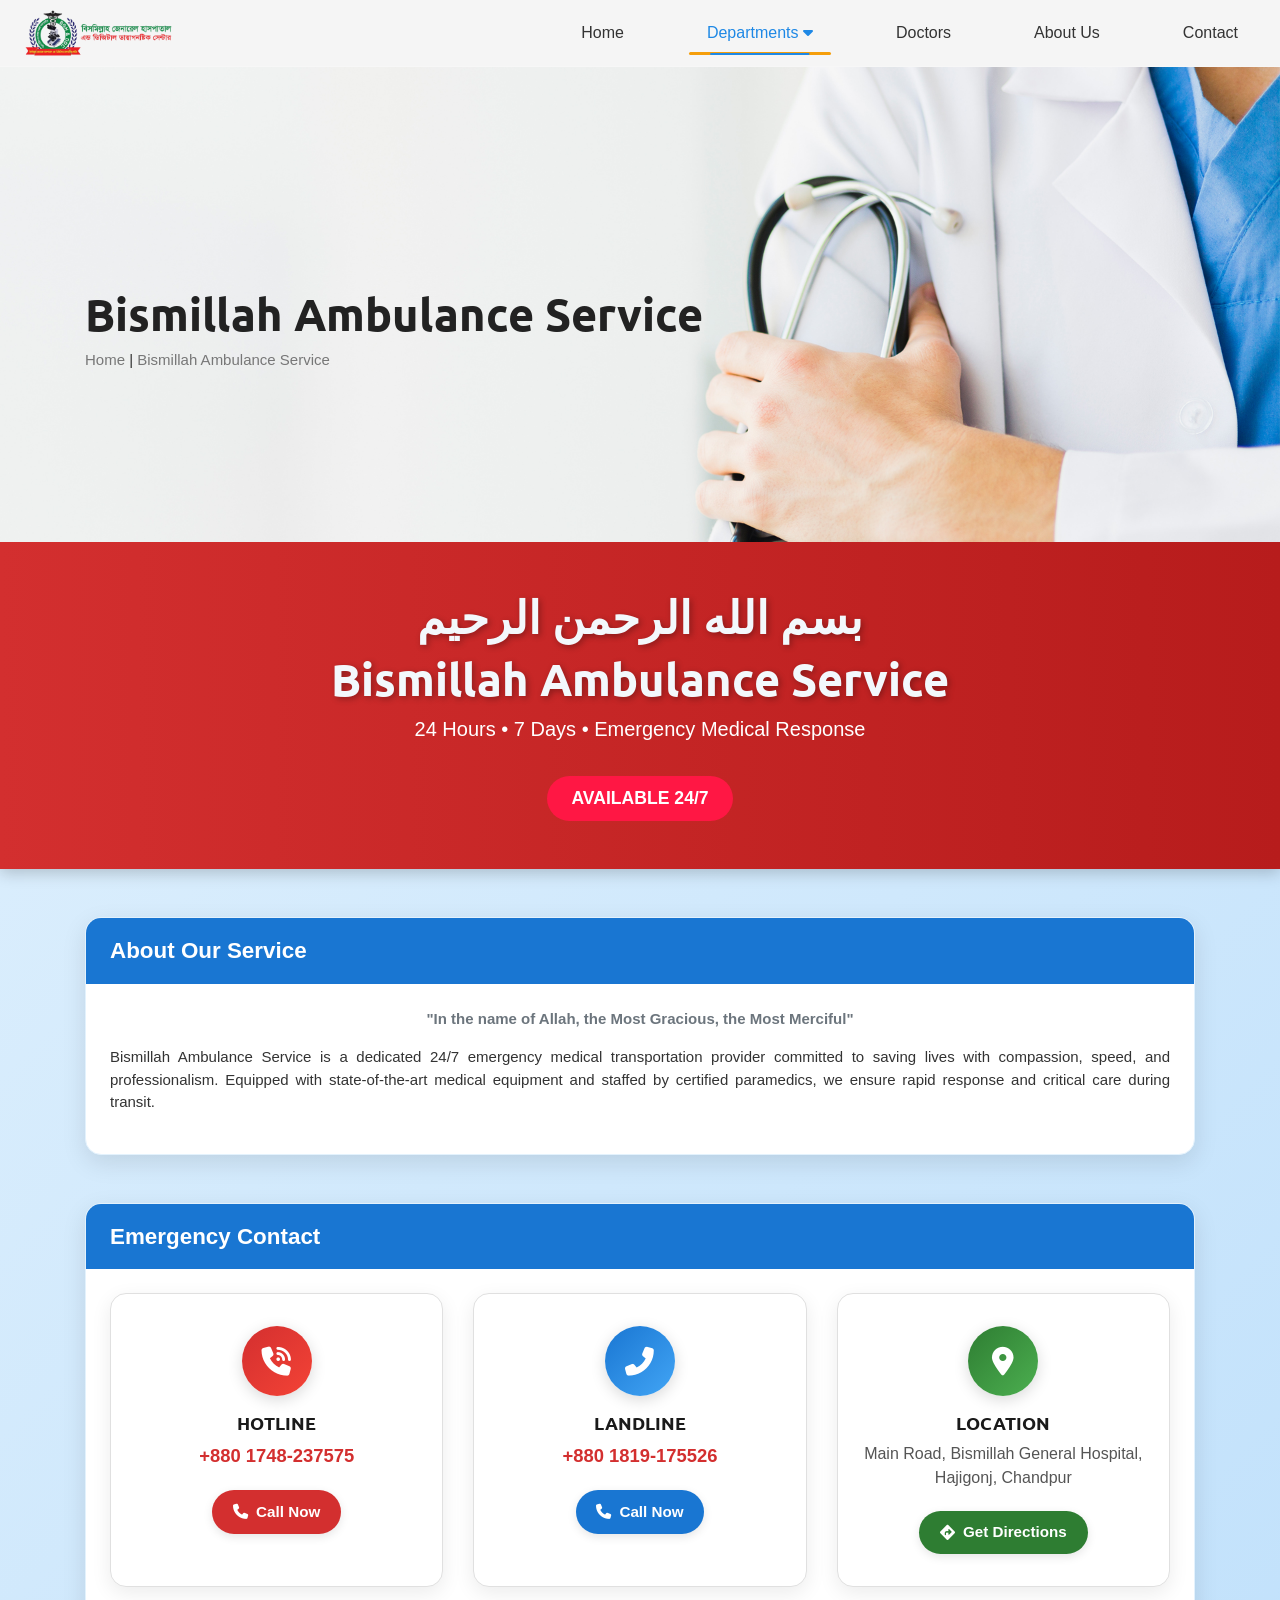
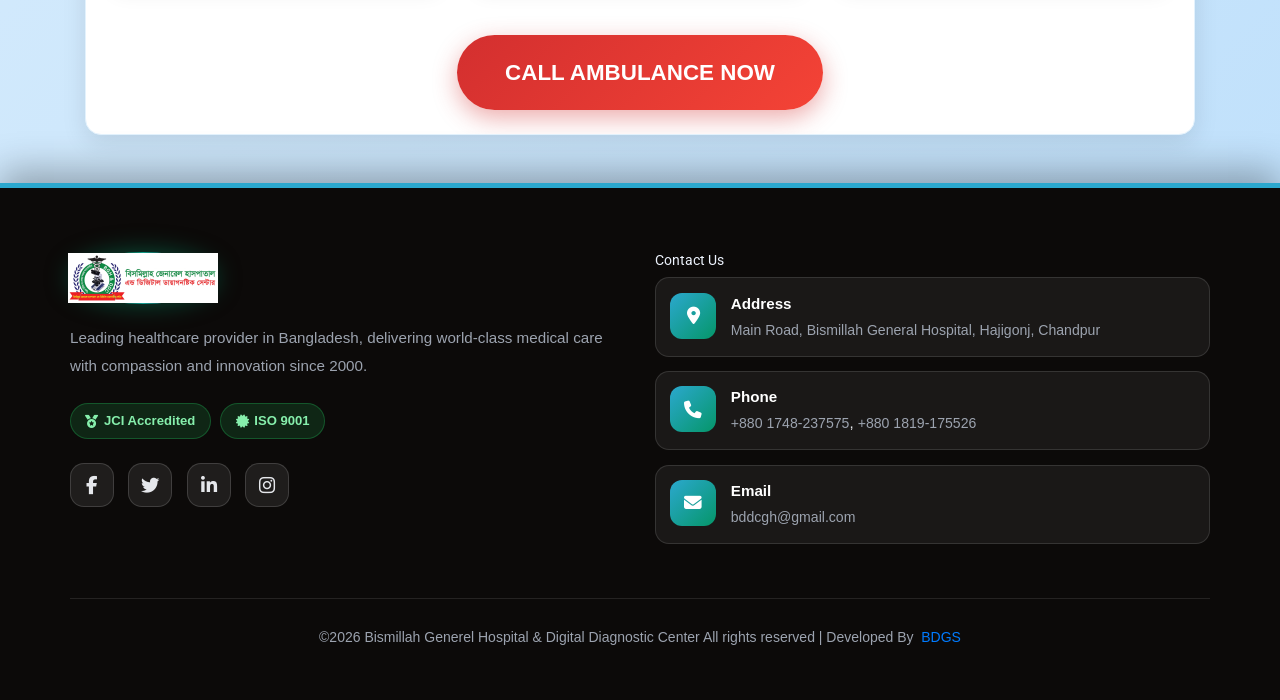
<file: department/bismillah-ambulance-service.html>
<!DOCTYPE html>
<html lang="en">
<head>
    <!-- Required Meta Tags -->
    <meta charset="UTF-8">
    <meta name="viewport" content="width=device-width, initial-scale=1.0">
    <meta http-equiv="X-UA-Compatible" content="ie=edge">

    <!-- Page Title -->
    <title>Bismillah Ambulance Service</title>

    <!-- Favicon -->
    <link rel="shortcut icon" href="/assets/images/logo/favicon.bmp" type="image/x-icon">

    <!-- CSS Files -->
    <link rel="stylesheet" href="/assets/css/animate-3.7.0.css">
    <link rel="stylesheet" href="/assets/css/font-awesome-4.7.0.min.css">
    <link rel="stylesheet" href="/assets/css/bootstrap-4.1.3.min.css">
    <link rel="stylesheet" href="/assets/css/owl-carousel.min.css">
    <link rel="stylesheet" href="/assets/css/jquery.datetimepicker.min.css">
    <link rel="stylesheet" href="/assets/css/linearicons.css">
    <link rel="stylesheet" href="/assets/css/style.css">
</head>
<body>
    <!-- Preloader Starts -->
    <div class="preloader">
        <div class="spinner"></div>
    </div>
    <!-- Preloader End -->

    <!-- Header Area Starts -->
  <style>
    :root {
      --primary: #2ba8ce;
      --primary-light: #3bb2f6;
      --accent: #f59e0b;
      --text: #1f2937;
      --bg: #f8fafc;
      --card-bg: rgba(255, 255, 255, 0.15);
      --border: rgba(255, 255, 255, 0.2);
      --shadow: 0 8px 32px rgba(0, 0, 0, 0.1);
    }


    /* Header */
    .hospital-header {
      background: whitesmoke;
      backdrop-filter: blur(12px);
      -webkit-backdrop-filter: blur(12px);
      position: sticky;
      top: 0;
      z-index: 1000;
      border-bottom: 1px solid var(--border);
      padding: 0.5rem 0;
    }

    .header-container {
      max-width: 1400px;
      margin: 0 auto;
      padding: 0 1.5rem;
      display: flex;
      justify-content: space-between;
      align-items: center;
    }

    .logo a {
      display: flex;
      align-items: center;
      text-decoration: none;
      color: white;
      font-family: 'Playfair Display', serif;
      font-size: 1.8rem;
      font-weight: 700;
    }

    .logo img {
      height: 50px;
      margin-right: 12px;
      border-radius: 8px;
    }


    /* Navigation */
    .nav-menu {
      display: flex;
      list-style: none;
      gap: 2rem;
    }

    .nav-item {
      position: relative;
    }

    .nav-item > a {
      color: rgba(255, 255, 255, 0.9);
      text-decoration: none;
      font-weight: 500;
      font-size: 1rem;
      padding: 0.75rem 0;
      display: block;
      transition: all 0.3s ease;
      position: relative;
    }

    .nav-item > a::before {
      content: '';
      position: absolute;
      bottom: 0;
      left: 0;
      width: 0;
      height: 3px;
      background: var(--accent);
      border-radius: 2px;
      transition: width 0.4s ease;
    }

    .nav-item:hover > a,
    .nav-item.active > a {
      color: white;
    }

    .nav-item:hover > a::before,
    .nav-item.active > a::before {
      width: 100%;
    }

    /* Dropdown */
    .dropdown {
      position: absolute;
      top: 100%;
      left: 50%;
      transform: translateX(-50%);
      background: var(--card-bg);
      backdrop-filter: blur(16px);
      min-width: 280px;
      border-radius: 16px;
      border: 1px solid var(--border);
      box-shadow: var(--shadow);
      opacity: 0;
      visibility: hidden;
      transition: all 0.4s ease;
      padding: 1rem 0;
      margin-top: 1rem;
    }

    .nav-item:hover .dropdown {
      opacity: 1;
      visibility: visible;
      /* transform: translateX(-50%) translateY(8px); */
    }

    .dropdown a {
      display: flex;
      align-items: center;
      gap: 12px;
      padding: 0.75rem 1.5rem;
      color: #000;
      text-decoration: none;
      font-size: 0.95rem;
      transition: all 0.3s ease;

    }

    .dropdown a i {
      width: 20px;
      font-size: 1.1rem;
      color: var(--accent);
    }

    .dropdown a:hover {
      background: rgba(255, 255, 255, 0);
      padding-left: 2rem;     
       background-color: #697ea7b9;
       color: white;
    }

    /* CTA Button */
    .cta-btn {
      background: var(--accent);
      color: white;
      border: none;
      padding: 0.75rem 1.5rem;
      border-radius: 50px;
      font-weight: 600;
      font-size: 0.95rem;
      cursor: pointer;
      transition: all 0.3s ease;
      box-shadow: 0 4px 15px rgba(245, 158, 11, 0.3);
    }

    .cta-btn:hover {
      background: #f97316;
      transform: translateY(-2px);
      box-shadow: 0 6px 20px rgba(245, 158, 11, 0.4);
    }

    /* Mobile Toggle */
    .mobile-toggle {
      display: none;
      color: white;
      font-size: 1.5rem;
      cursor: pointer;
    }

    /* Mobile Menu */

    
    @media (max-width: 992px) {
      .nav-menu {
        position: fixed;
        top: 80px;
        left: -100%;
        width: 100%;
        height: calc(100vh - 80px);
            background-color:#8c93b3;
    color: #fff;
        backdrop-filter: blur(12px);
        flex-direction: column;
        padding: 2rem 1.5rem;
        transition: left 0.4s ease;
        overflow-y: auto;
      }

      .nav-menu.active {
        left: 0;
      }

      .nav-item > a {
        padding: 1rem 0;
        font-size: 1.1rem;
      }

      .dropdown {
        position: static;
        transform: none;
        background: rgba(0, 0, 0, 0.1);
        border: none;
        box-shadow: none;
        border-radius: 12px;
        margin: 0.5rem 0;
        display: none;
      }

      .dropdown.active {
        display: block;
      }

      .dropdown a {
        padding-left: 2.5rem;
      }

      .nav-item.open .dropdown {
        display: block;
      }

      .nav-item > a::after {
        content: '\f078';
        font-family: 'Font Awesome 6 Free';
        font-weight: 900;
        float: right;
        font-size: 0.9rem;
        transition: transform 0.3s;
      }

      .nav-item.open > a::after {
        transform: rotate(180deg);
      }

      .mobile-toggle {
        display: block;
      }

      .cta-btn {
        display: none;
      }
    }

    @media (max-width: 480px) {
      .logo a {
        font-size: 1.4rem;
      }
      .logo img {
        height: 40px;
      }
    }
  </style>

  <!-- Modern Hospital Header -->
  <header class="hospital-header">
    <div class="header-container">
      <div class="logo">
        <a href="/index.html">
          <img src="/assets/images/logo/logo.png" alt="Bismillah Generel Hospital & Digital Diagnostic Center">
        </a>
      </div>

      <nav>
        <ul class="nav-menu" id="nav-menu">
          <li class="nav-item active"><a href="/index.html">Home</a></li>
          
          <li class="nav-item">
            <a href="/departments.html">Departments <i class="fa-solid fa-caret-down"></i></a>
            <div class="dropdown">
              <a href="/department/bismillah-digital-diagonstic-center.html"><i class="fas fa-microscope"></i>Bismillah Digital Diagnostic Center</a>
              <a href="/department/bismillah-general-hospital.html"><i class="fas fa-hospital"></i>Bismillah General Hospital</a>
              <a href="/department/bismillah-physio-therapy-center.html"><i class="fas fa-running"></i>Bismillah Physiotherapy Center</a>
              <a href="/department/bismillah-rent-a-car.html"><i class="fas fa-car"></i>Bismillah Rent A Car</a>
              <a href="/department/bismillah-medicine-corner.html"><i class="fas fa-pills"></i>Bismillah Medicine Corner</a>
              <a href="/department/bismillah-dialysis-center.html"><i class="fas fa-heartbeat"></i>Bismillah Dialysis Center</a>
              <a href="/department/bismillah-ct-scan-center.html"><i class="fas fa-x-ray"></i>Bismillah CT Scan Center</a>
              <a href="/department/bismillah-ambulance-service.html"><i class="fas fa-ambulance"></i>Bismillah Ambulance Service</a>
            </div>
          </li>
          
          <li class="nav-item"><a href="/doctors.html">Doctors</a></li>
          <li class="nav-item"><a href="/about.html">About Us</a></li>
          <li class="nav-item"><a href="/contact.html">Contact</a></li>
        </ul>

        <div class="mobile-toggle" id="mobile-toggle">
          <i class="fas fa-bars text-success"></i>
        </div>
      </nav>
    </div>
  </header>

<script>
  document.addEventListener("DOMContentLoaded", function () {
    const currentPath = location.pathname.split('?')[0].split('#')[0]; // Clean URL
    const allLinks = document.querySelectorAll('.nav-menu a');

    // Reset all active states
    allLinks.forEach(link => {
      link.classList.remove('active');
      const parent = link.closest('.nav-item');
      if (parent) parent.classList.remove('active');
    });

    let matched = false;

    // Check each link
    allLinks.forEach(link => {
      let href = link.getAttribute('href') || '';
      href = href.split('?')[0].split('#')[0]; // Clean href

      // Normalize home
      if (href === '' || href === './' || href === 'index.html') href = '/';

      // Exact match
      if (href === currentPath || (currentPath === '/' && href === '/')) {
        link.classList.add('active');
        const parentLi = link.closest('.nav-item');
        if (parentLi) parentLi.classList.add('active');
        matched = true;
      }
    });

    // If no exact match, but in /department/ → activate parent + find closest submenu
    if (!matched && currentPath.startsWith('/department/')) {
      const deptParent = document.querySelector('.nav-item > a[href="/departments.html"]')?.parentElement;
      if (deptParent) deptParent.classList.add('active');

      // Find closest submenu match
      let bestMatch = null;
      let maxOverlap = 0;

      document.querySelectorAll('.dropdown a').forEach(subLink => {
        const subHref = subLink.getAttribute('href').split('?')[0].split('#')[0];
        if (currentPath.includes(subHref.split('/').pop().replace('.html', ''))) {
          const overlap = subHref.length;
          if (overlap > maxOverlap) {
            maxOverlap = overlap;
            bestMatch = subLink;
          }
        }
      });

      if (bestMatch) {
        bestMatch.classList.add('active');
      }
    }
  });

  // Mobile Toggle
  const mobileToggle = document.getElementById('mobile-toggle');
  const navMenu = document.getElementById('nav-menu');
  mobileToggle.addEventListener('click', e => {
    e.stopPropagation();
    navMenu.classList.toggle('active');
  });

  // Mobile Dropdown
  document.querySelectorAll('.nav-item > a').forEach(a => {
    a.addEventListener('click', function (e) {
      if (window.innerWidth <= 992 && this.nextElementSibling?.classList.contains('dropdown')) {
        e.preventDefault();
        const li = this.parentElement;
        li.classList.toggle('open');
        const dd = li.querySelector('.dropdown');
        dd.classList.toggle('active');
      }
    });
  });

  // Close on outside click
  document.addEventListener('click', e => {
    if (!e.target.closest('.hospital-header')) {
      navMenu.classList.remove('active');
      document.querySelectorAll('.nav-item').forEach(i => {
        i.classList.remove('open');
        i.querySelector('.dropdown')?.classList.remove('active');
      });
    }
  });
</script>
    <!-- Header Area End -->

    <!-- Banner Area Starts -->
    <section class="banner-area other-page">
        <div class="container">
            <div class="row">
                <div class="col-lg-12">
                    <h1>Bismillah Ambulance Service</h1>
                    <a href="/index.html">Home</a> <span>|</span> <a href="/department/bismillah-ambulance-service.html">Bismillah Ambulance Service</a>
                </div>
            </div>
        </div>
    </section>
    <!-- Banner Area End -->



<!-- Your content here -->


  
  <!-- Font Awesome -->
  <link rel="stylesheet" href="https://cdnjs.cloudflare.com/ajax/libs/font-awesome/6.5.0/css/all.min.css"/>

  <style>
    :root {
      --primary-red: #d32f2f;
      --dark-red: #b71c1c;
      --blue: #1976d2;
      --green: #2e7d32;
    }

    body {
      background: linear-gradient(135deg, #e3f2fd, #bbdefb);
      font-family: 'Segoe UI', Tahoma, Geneva, Verdana, sans-serif;
      color: #333;
    }

    /* Header */
    .header-section {
      background: linear-gradient(to right, var(--primary-red), var(--dark-red));
      color: white;
      text-align: center;
      padding: 3rem 1rem;
      box-shadow: 0 4px 15px rgba(0,0,0,0.2);
    }

    .amu{
        color: #f3f8fc;
    }
    .header-section h1 {
      font-size: 2.8rem;
      font-weight: 700;
      text-shadow: 2px 2px 6px rgba(0,0,0,0.3);
    }

    .emergency-badge {
      display: inline-block;
      background: #ff1744;
      color: white;
      padding: 0.6rem 1.5rem;
      border-radius: 50px;
      font-weight: bold;
      font-size: 1.1rem;
      margin-top: 1rem;
      animation: pulse 2s infinite;
    }

    @keyframes pulse {
      0%, 100% { transform: scale(1); }
      50% { transform: scale(1.05); }
    }

    /* Section Cards */
    .info-card {
      background: white;
      border-radius: 16px;
      overflow: hidden;
      box-shadow: 0 8px 25px rgba(0, 0, 0, 0.1);
      transition: transform 0.3s ease, box-shadow 0.3s ease;
      border: 1px solid #e3f2fd;
    }

    .info-card:hover {
      transform: translateY(-8px);
      box-shadow: 0 15px 35px rgba(25, 118, 210, 0.15);
    }

    .card-header-custom {
      background: var(--blue);
      color: white;
      font-weight: 600;
      font-size: 1.4rem;
      padding: 1rem 1.5rem;
    }

    /* Contact Cards */
    .contact-card {
      background: #ffffff;
      border-radius: 16px;
      padding: 2rem 1.5rem;
      text-align: center;
      box-shadow: 0 6px 20px rgba(0, 0, 0, 0.08);
      transition: all 0.3s ease;
      border: 1px solid #e0e0e0;
      height: 100%;
    }

    .contact-card:hover {
      transform: translateY(-6px);
      box-shadow: 0 12px 30px rgba(0, 0, 0, 0.15);
      border-color: var(--primary-red);
    }

    .contact-icon-circle {
      width: 70px;
      height: 70px;
      border-radius: 50%;
      display: flex;
      align-items: center;
      justify-content: center;
      margin: 0 auto 1rem;
      font-size: 1.8rem;
      color: white;
      box-shadow: 0 4px 15px rgba(0, 0, 0, 0.15);
    }

    .hotline .contact-icon-circle { background: linear-gradient(135deg, #d32f2f, #f44336); }
    .landline .contact-icon-circle { background: linear-gradient(135deg, #1976d2, #42a5f5); }
    .location .contact-icon-circle { background: linear-gradient(135deg, #2e7d32, #4caf50); }

    .contact-card h3 {
      font-size: 1.3rem;
      margin: 0.8rem 0 0.5rem;
      color: #1a1a1a;
    }

    .contact-number {
      font-size: 1.15rem;
      font-weight: 700;
      color: var(--primary-red);
      margin: 0.5rem 0;
    }

    .contact-text {
      font-size: 1rem;
      color: #555;
      line-height: 1.5;
      margin: 0.5rem 0;
    }

    .contact-btn {
      display: inline-flex;
      align-items: center;
      gap: 8px;
      padding: 0.65rem 1.3rem;
      border-radius: 50px;
      font-weight: 600;
      font-size: 0.95rem;
      text-decoration: none;
      margin-top: 0.8rem;
      transition: all 0.3s ease;
      box-shadow: 0 3px 10px rgba(0, 0, 0, 0.1);
    }

    .hotline-btn { background: #d32f2f; color: white; }
    .hotline-btn:hover { background: #b71c1c; transform: translateY(-2px); }

    .landline-btn { background: #1976d2; color: white; }
    .landline-btn:hover { background: #1565c0; transform: translateY(-2px); }

    .location-btn { background: #2e7d32; color: white; }
    .location-btn:hover { background: #1b5e20; transform: translateY(-2px); }

    /* Main Emergency Button */
    .emergency-btn-main {
      display: block;
      width: fit-content;
      margin: 2.5rem auto 0;
      padding: 1.3rem 3rem;
      background: linear-gradient(135deg, #d32f2f, #f44336);
      color: white;
      font-size: 1.4rem;
      font-weight: bold;
      border-radius: 60px;
      text-decoration: none;
      box-shadow: 0 8px 25px rgba(211, 47, 47, 0.4);
      transition: all 0.3s ease;
      animation: urgentPulse 2s infinite;
    }

    .emergency-btn-main:hover {
      background: linear-gradient(135deg, #b71c1c, #d32f2f);
      transform: translateY(-4px);
      box-shadow: 0 12px 30px rgba(211, 47, 47, 0.5);
    }

    @keyframes urgentPulse {
      0%, 100% { transform: scale(1); }
      50% { transform: scale(1.03); }
    }


  </style>


  <!-- Header -->
  <header class="header-section">
    <div class="container">
      <h1 class="amu">بسم الله الرحمن الرحيم</h1>
      <h1 class="amu">Bismillah Ambulance Service</h1>
      <p class="lead">24 Hours • 7 Days • Emergency Medical Response</p>
      <div class="emergency-badge">AVAILABLE 24/7</div>
    </div>
  </header>

  <div class="container my-5">

    <!-- About Section -->
    <div class="info-card mb-5">
      <div class="card-header-custom">About Our Service</div>
      <div class="card-body p-4">
        <p class="text-center fst-italic text-muted mb-3">
          <strong>"In the name of Allah, the Most Gracious, the Most Merciful"</strong>
        </p>
        <p class="text-justify">
          Bismillah Ambulance Service is a dedicated 24/7 emergency medical transportation provider committed to saving lives with compassion, speed, and professionalism. Equipped with state-of-the-art medical equipment and staffed by certified paramedics, we ensure rapid response and critical care during transit.
        </p>
      </div>
    </div>

    <!-- Emergency Contact Section -->
    <div class="info-card">
      <div class="card-header-custom">Emergency Contact</div>
      <div class="card-body p-4">

        <div class="row g-4 justify-content-center">

          <!-- Hotline -->
          <div class="col-md-4 col-sm-12">
            <div class="contact-card hotline">
              <div class="contact-icon-circle">
                <i class="fas fa-phone-volume"></i>
              </div>
              <h3>Hotline</h3>
              <p class="contact-number">+880 1748-237575</p>
              <a href="tel:+8801748237575" class="contact-btn hotline-btn">
                <i class="fas fa-phone"></i> Call Now
              </a>
            </div>
          </div>

          <!-- Landline -->
          <div class="col-md-4 col-sm-12">
            <div class="contact-card landline">
              <div class="contact-icon-circle">
                <i class="fas fa-phone-alt"></i>
              </div>
              <h3>Landline</h3>
              <p class="contact-number">+880 1819-175526</p>
              <a href="tel:+8801819175526" class="contact-btn landline-btn">
                <i class="fas fa-phone"></i> Call Now
              </a>
            </div>
          </div>

          <!-- Location -->
          <div class="col-md-4 col-sm-12">
            <div class="contact-card location">
              <div class="contact-icon-circle">
                <i class="fas fa-map-marker-alt"></i>
              </div>
              <h3>Location</h3>
              <p class="contact-text">Main Road, Bismillah General Hospital,<br>Hajigonj, Chandpur</p>
              <a href="https://maps.app.goo.gl/KoGT2u2hazvDTNeL6" target="_blank" class="contact-btn location-btn">
                <i class="fas fa-directions"></i> Get Directions
              </a>
            </div>
          </div>

        </div>

        <!-- Main Emergency Button -->
        <div class="text-center mt-5">
          <a href="tel:+8801748237575" class="emergency-btn-main">
            CALL AMBULANCE NOW
          </a>
        </div>

      </div>
    </div>

  </div>



  <!-- Bootstrap 5 JS + Popper -->
  <script src="https://cdn.jsdelivr.net/npm/bootstrap@5.3.3/dist/js/bootstrap.bundle.min.js"></script>

  <script>
    // Emergency button feedback
    document.querySelectorAll('.emergency-btn-main, .contact-btn').forEach(btn => {
      btn.addEventListener('click', function() {
        this.style.transform = 'scale(0.96)';
        setTimeout(() => this.style.transform = '', 150);
      });
    });

    // Toggle badge text
    const badge = document.querySelector('.emergency-badge');
    setInterval(() => {
      badge.textContent = badge.textContent.includes('AVAILABLE') 
        ? 'ACTIVE & READY' 
        : 'AVAILABLE 24/7';
    }, 3000);
  </script>





    <!-- Footer Area Starts -->

    <!-- Minimal Hospital Footer -->
    <footer class="hospital-footer">

        <div class="container footer-container">
            <div class="row gy-5">
                <!-- Branding & About -->
                <div class="col-lg-6 col-md-6">
                    <div class="footer-logo">
                        <div class="logo-circle">
                            <img src="/assets/images/logo/logo-2.jpg" alt="Bismillah Generel Hospital & Digital Diagnostic Center">
                        </div>
                        
                    </div>
                    <p class="mb-4" style="color: #9ca3af; line-height: 1.8; font-size: 0.95rem;">
                        Leading healthcare provider in Bangladesh, delivering world-class medical care with compassion and innovation since 2000.
                    </p>
                    
                    <div class="certifications">
                        <div class="cert-badge">
                            <i class="fas fa-medal"></i> JCI Accredited
                        </div>
                        <div class="cert-badge">
                            <i class="fas fa-certificate"></i> ISO 9001
                        </div>
                    </div>

                    <div class="social-links">
                        <a class="fta" aria-label="Facebook"><i class="fab fa-facebook-f"></i></a>
                        <a class="fta" href="#" aria-label="Twitter"><i class="fab fa-twitter"></i></a>
                        <a class="fta" href="#" aria-label="LinkedIn"><i class="fab fa-linkedin-in"></i></a>
                        <a class="fta" href="#" aria-label="Instagram"><i class="fab fa-instagram"></i></a>
                    </div>
                </div>

                <!-- Contact Info -->
                <div class="col-lg-6 col-md-6">
                    <h5 class="footer-title">Contact Us</h5>
                    
                    <div class="contacts-card">
                        <div class="contacts-icon">
                            <i class="fas fa-map-marker-alt"></i>
                        </div>
                        <div class="contacts-content">
                            <strong>Address</strong>
                            <small>Main Road, Bismillah General Hospital,
Hajigonj, Chandpur</small>
                        </div>
                    </div>

                    <div class="contacts-card">
                        <div class="contacts-icon">
                            <i class="fas fa-phone"></i>
                        </div>
                        <div class="contacts-content">
                            <strong>Phone</strong>
                            <a href="tel:+8801748237575">+880 1748-237575</a>,
                            <a href="tel:+8801819175526">+880 1819-175526</a>
                        </div>
                    </div>

                    <div class="contacts-card">
                        <div class="contacts-icon">
                            <i class="fas fa-envelope"></i>
                        </div>
                        <div class="contacts-content">
                            <strong>Email</strong>
                            <a href="mailto:bddcgh@gmail.com">bddcgh@gmail.com</a>
                        </div>
                    </div>
                </div>
            </div>

            <!-- Footer Bottom -->
            <div class="footer-bottom">
                <p class="mb-0"><span>
 &copy;<script>document.write(new Date().getFullYear());</script> Bismillah Generel Hospital & Digital Diagnostic Center All rights reserved | Developed By <i class="fa fa-heart-o" aria-hidden="true"></i> <a href="https://bdgs.netlify.app" target="_blank">BDGS</a>
</span>
                </p>
                
            </div>
        </div>
    </footer>

    <!-- Footer Area End -->


    <!-- Javascript -->
    <script src="/assets/js/vendor/jquery-2.2.4.min.js"></script>
	<script src="/assets/js/vendor/bootstrap-4.1.3.min.js"></script>
    <script src="/assets/js/vendor/wow.min.js"></script>
    <script src="/assets/js/vendor/owl-carousel.min.js"></script>
    <script src="/assets/js/vendor/jquery.datetimepicker.full.min.js"></script>
    <script src="/assets/js/vendor/jquery.nice-select.min.js"></script>
    <script src="/assets/js/vendor/superfish.min.js"></script>
    <script src="/assets/js/main.js"></script>

</body>
</html>
</file>
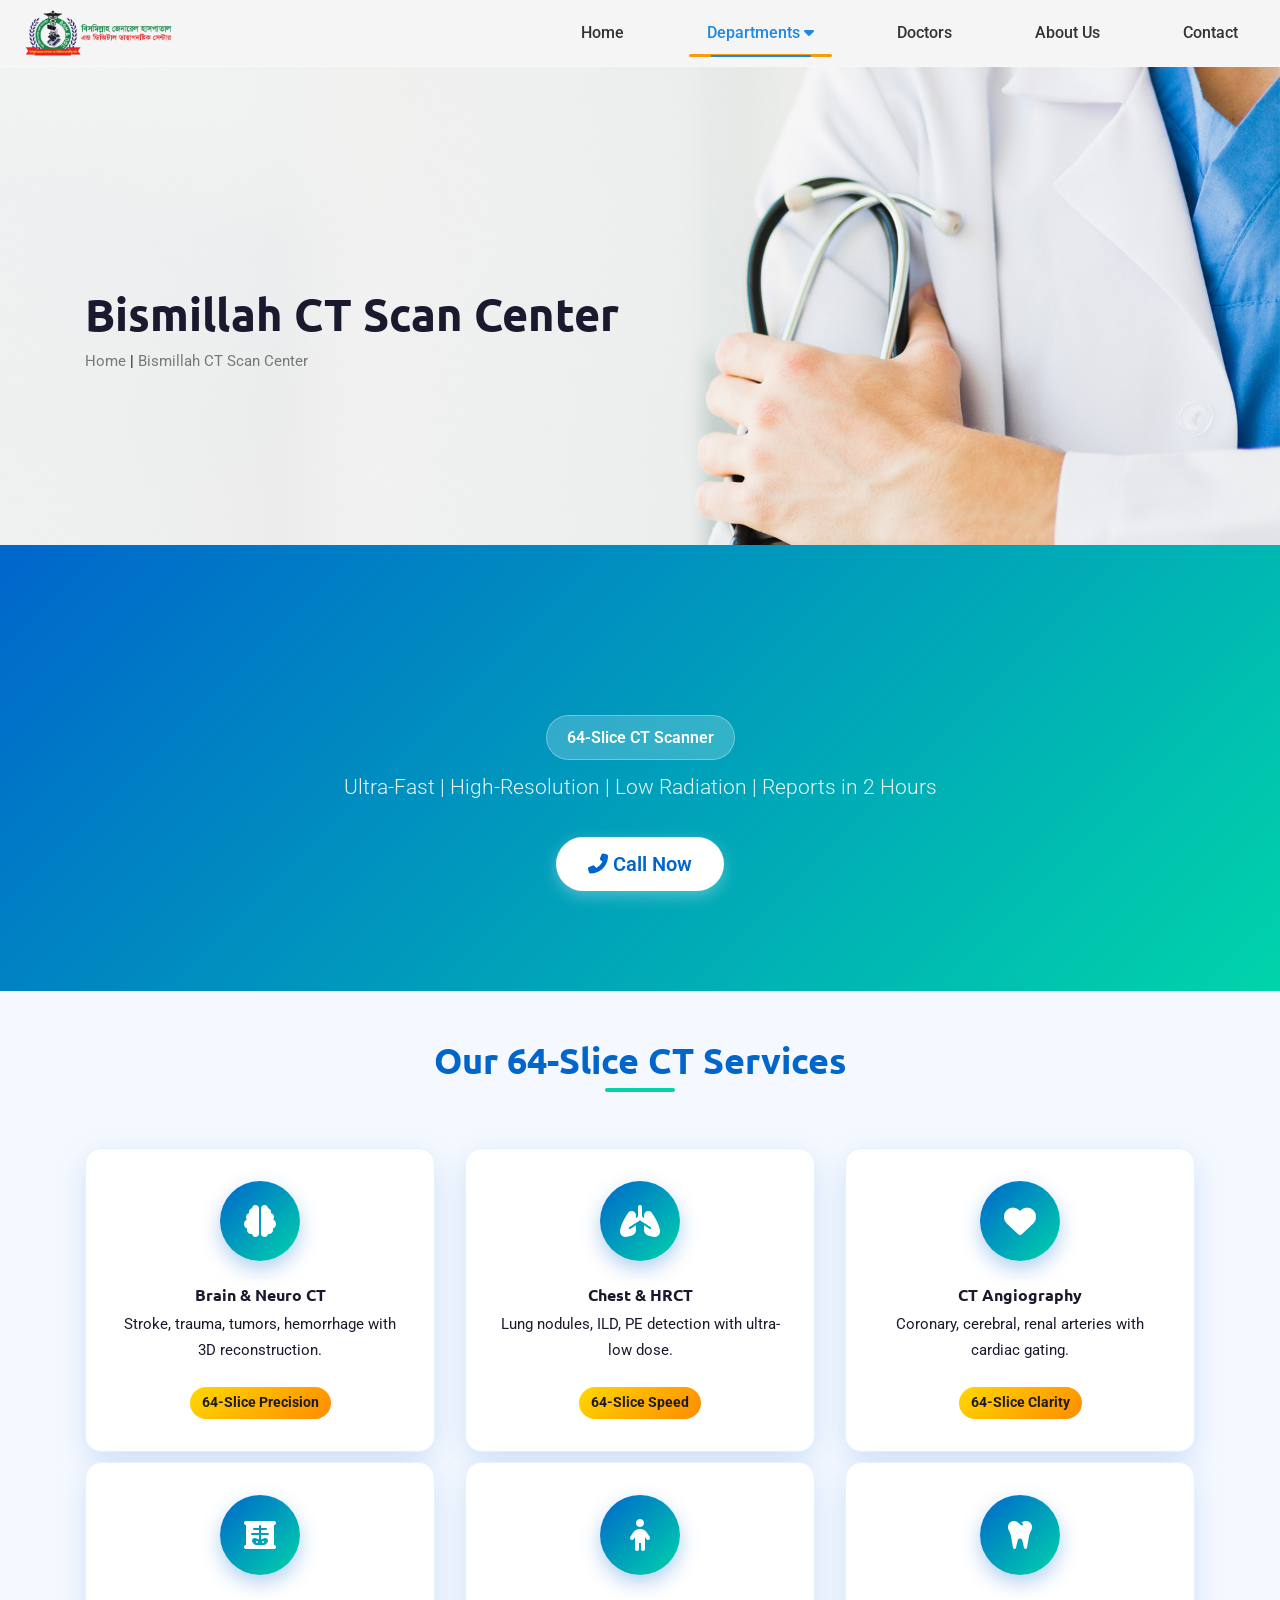
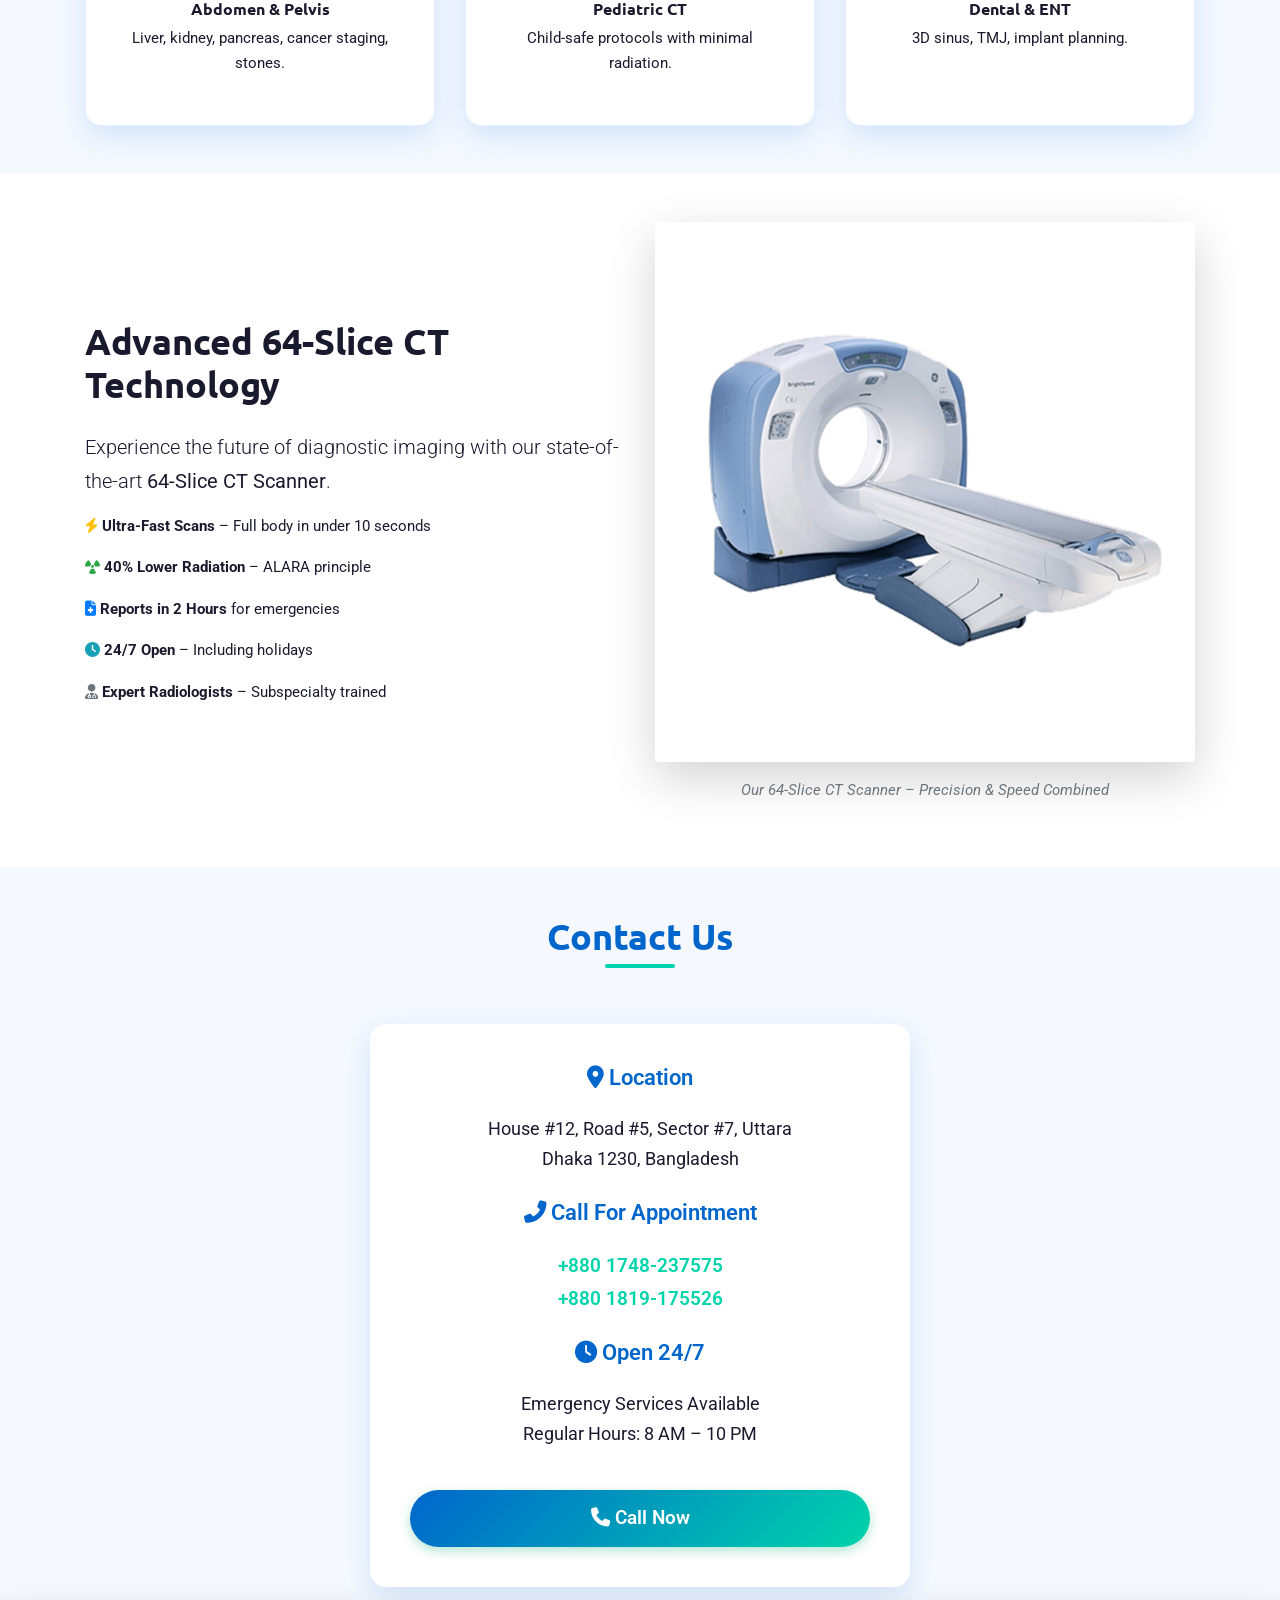
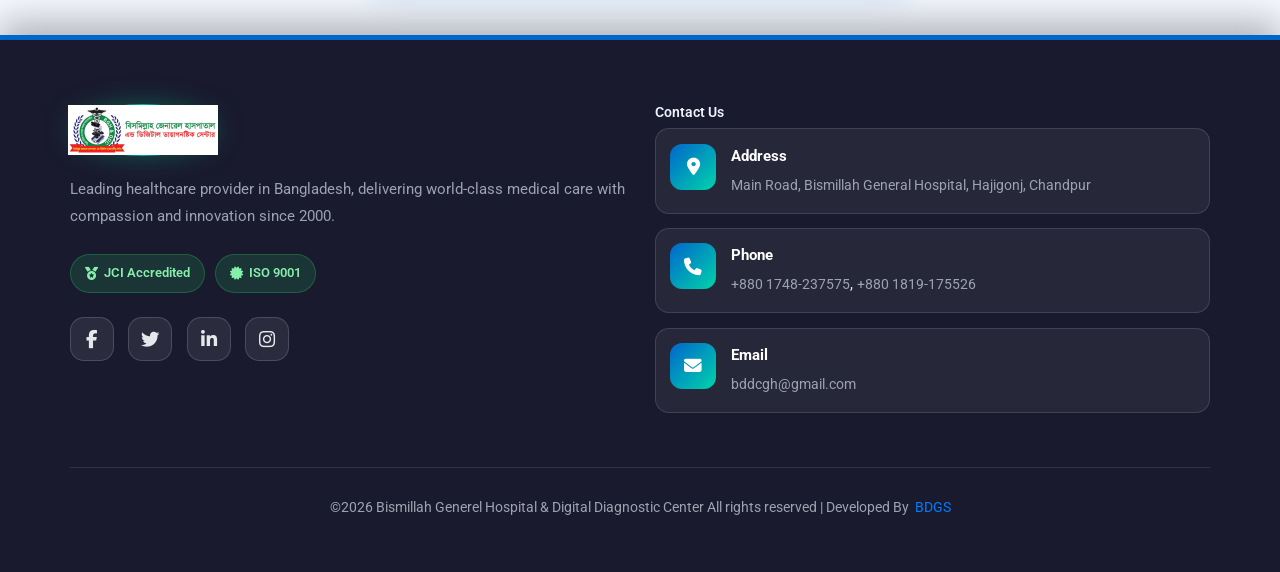
<file: department/bismillah-ct-scan-center.html>
<!DOCTYPE html>
<html lang="en">
<head>
    <!-- Required Meta Tags -->
    <meta charset="UTF-8">
    <meta name="viewport" content="width=device-width, initial-scale=1.0">
    <meta http-equiv="X-UA-Compatible" content="ie=edge">

    <!-- Page Title -->
    <title>Bismillah CT Scan Center</title>

    <!-- Favicon -->
    <link rel="shortcut icon" href="/assets/images/logo/favicon.bmp" type="image/x-icon">

    <!-- CSS Files -->
    <link rel="stylesheet" href="/assets/css/animate-3.7.0.css">
    <link rel="stylesheet" href="/assets/css/font-awesome-4.7.0.min.css">
    <link rel="stylesheet" href="/assets/css/bootstrap-4.1.3.min.css">
    <link rel="stylesheet" href="/assets/css/owl-carousel.min.css">
    <link rel="stylesheet" href="/assets/css/jquery.datetimepicker.min.css">
    <link rel="stylesheet" href="/assets/css/linearicons.css">
    <link rel="stylesheet" href="/assets/css/style.css">
</head>
<body>
    <!-- Preloader Starts -->
    <div class="preloader">
        <div class="spinner"></div>
    </div>
    <!-- Preloader End -->

    <!-- Header Area Starts -->
  <style>
    :root {
      --primary: #2ba8ce;
      --primary-light: #3bb2f6;
      --accent: #f59e0b;
      --text: #1f2937;
      --bg: #f8fafc;
      --card-bg: rgba(255, 255, 255, 0.15);
      --border: rgba(255, 255, 255, 0.2);
      --shadow: 0 8px 32px rgba(0, 0, 0, 0.1);
    }


    /* Header */
    .hospital-header {
      background: whitesmoke;
      backdrop-filter: blur(12px);
      -webkit-backdrop-filter: blur(12px);
      position: sticky;
      top: 0;
      z-index: 1000;
      border-bottom: 1px solid var(--border);
      padding: 0.5rem 0;
    }

    .header-container {
      max-width: 1400px;
      margin: 0 auto;
      padding: 0 1.5rem;
      display: flex;
      justify-content: space-between;
      align-items: center;
    }

    .logo a {
      display: flex;
      align-items: center;
      text-decoration: none;
      color: white;
      font-family: 'Playfair Display', serif;
      font-size: 1.8rem;
      font-weight: 700;
    }

    .logo img {
      height: 50px;
      margin-right: 12px;
      border-radius: 8px;
    }


    /* Navigation */
    .nav-menu {
      display: flex;
      list-style: none;
      gap: 2rem;
    }

    .nav-item {
      position: relative;
    }

    .nav-item > a {
      color: rgba(255, 255, 255, 0.9);
      text-decoration: none;
      font-weight: 500;
      font-size: 1rem;
      padding: 0.75rem 0;
      display: block;
      transition: all 0.3s ease;
      position: relative;
    }

    .nav-item > a::before {
      content: '';
      position: absolute;
      bottom: 0;
      left: 0;
      width: 0;
      height: 3px;
      background: var(--accent);
      border-radius: 2px;
      transition: width 0.4s ease;
    }

    .nav-item:hover > a,
    .nav-item.active > a {
      color: white;
    }

    .nav-item:hover > a::before,
    .nav-item.active > a::before {
      width: 100%;
    }

    /* Dropdown */
    .dropdown {
      position: absolute;
      top: 100%;
      left: 50%;
      transform: translateX(-50%);
      background: var(--card-bg);
      backdrop-filter: blur(16px);
      min-width: 280px;
      border-radius: 16px;
      border: 1px solid var(--border);
      box-shadow: var(--shadow);
      opacity: 0;
      visibility: hidden;
      transition: all 0.4s ease;
      padding: 1rem 0;
      margin-top: 1rem;
    }

    .nav-item:hover .dropdown {
      opacity: 1;
      visibility: visible;
      /* transform: translateX(-50%) translateY(8px); */
    }

    .dropdown a {
      display: flex;
      align-items: center;
      gap: 12px;
      padding: 0.75rem 1.5rem;
      color: #000;
      text-decoration: none;
      font-size: 0.95rem;
      transition: all 0.3s ease;

    }

    .dropdown a i {
      width: 20px;
      font-size: 1.1rem;
      color: var(--accent);
    }

    .dropdown a:hover {
      background: rgba(255, 255, 255, 0);
      padding-left: 2rem;     
       background-color: #697ea7b9;
       color: white;
    }

    /* CTA Button */
    .cta-btn {
      background: var(--accent);
      color: white;
      border: none;
      padding: 0.75rem 1.5rem;
      border-radius: 50px;
      font-weight: 600;
      font-size: 0.95rem;
      cursor: pointer;
      transition: all 0.3s ease;
      box-shadow: 0 4px 15px rgba(245, 158, 11, 0.3);
    }

    .cta-btn:hover {
      background: #f97316;
      transform: translateY(-2px);
      box-shadow: 0 6px 20px rgba(245, 158, 11, 0.4);
    }

    /* Mobile Toggle */
    .mobile-toggle {
      display: none;
      color: white;
      font-size: 1.5rem;
      cursor: pointer;
    }

    /* Mobile Menu */

    
    @media (max-width: 992px) {
      .nav-menu {
        position: fixed;
        top: 80px;
        left: -100%;
        width: 100%;
        height: calc(100vh - 80px);
            background-color:#8c93b3;
    color: #fff;
        backdrop-filter: blur(12px);
        flex-direction: column;
        padding: 2rem 1.5rem;
        transition: left 0.4s ease;
        overflow-y: auto;
      }

      .nav-menu.active {
        left: 0;
      }

      .nav-item > a {
        padding: 1rem 0;
        font-size: 1.1rem;
      }

      .dropdown {
        position: static;
        transform: none;
        background: rgba(0, 0, 0, 0.1);
        border: none;
        box-shadow: none;
        border-radius: 12px;
        margin: 0.5rem 0;
        display: none;
      }

      .dropdown.active {
        display: block;
      }

      .dropdown a {
        padding-left: 2.5rem;
      }

      .nav-item.open .dropdown {
        display: block;
      }

      .nav-item > a::after {
        content: '\f078';
        font-family: 'Font Awesome 6 Free';
        font-weight: 900;
        float: right;
        font-size: 0.9rem;
        transition: transform 0.3s;
      }

      .nav-item.open > a::after {
        transform: rotate(180deg);
      }

      .mobile-toggle {
        display: block;
      }

      .cta-btn {
        display: none;
      }
    }

    @media (max-width: 480px) {
      .logo a {
        font-size: 1.4rem;
      }
      .logo img {
        height: 40px;
      }
    }
  </style>

  <!-- Modern Hospital Header -->
  <header class="hospital-header">
    <div class="header-container">
      <div class="logo">
        <a href="/index.html">
          <img src="/assets/images/logo/logo.png" alt="Bismillah Generel Hospital & Digital Diagnostic Center">
        </a>
      </div>

      <nav>
        <ul class="nav-menu" id="nav-menu">
          <li class="nav-item active"><a href="/index.html">Home</a></li>
          
          <li class="nav-item">
            <a href="/departments.html">Departments <i class="fa-solid fa-caret-down"></i></a>
            <div class="dropdown">
              <a href="/department/bismillah-digital-diagonstic-center.html"><i class="fas fa-microscope"></i>Bismillah Digital Diagnostic Center</a>
              <a href="/department/bismillah-general-hospital.html"><i class="fas fa-hospital"></i>Bismillah General Hospital</a>
              <a href="/department/bismillah-physio-therapy-center.html"><i class="fas fa-running"></i>Bismillah Physiotherapy Center</a>
              <a href="/department/bismillah-rent-a-car.html"><i class="fas fa-car"></i>Bismillah Rent A Car</a>
              <a href="/department/bismillah-medicine-corner.html"><i class="fas fa-pills"></i>Bismillah Medicine Corner</a>
              <a href="/department/bismillah-dialysis-center.html"><i class="fas fa-heartbeat"></i>Bismillah Dialysis Center</a>
              <a href="/department/bismillah-ct-scan-center.html"><i class="fas fa-x-ray"></i>Bismillah CT Scan Center</a>
              <a href="/department/bismillah-ambulance-service.html"><i class="fas fa-ambulance"></i>Bismillah Ambulance Service</a>
            </div>
          </li>
          
          <li class="nav-item"><a href="/doctors.html">Doctors</a></li>
          <li class="nav-item"><a href="/about.html">About Us</a></li>
          <li class="nav-item"><a href="/contact.html">Contact</a></li>
        </ul>

        <div class="mobile-toggle" id="mobile-toggle">
          <i class="fas fa-bars text-success"></i>
        </div>
      </nav>
    </div>
  </header>

<script>
  document.addEventListener("DOMContentLoaded", function () {
    const currentPath = location.pathname.split('?')[0].split('#')[0]; // Clean URL
    const allLinks = document.querySelectorAll('.nav-menu a');

    // Reset all active states
    allLinks.forEach(link => {
      link.classList.remove('active');
      const parent = link.closest('.nav-item');
      if (parent) parent.classList.remove('active');
    });

    let matched = false;

    // Check each link
    allLinks.forEach(link => {
      let href = link.getAttribute('href') || '';
      href = href.split('?')[0].split('#')[0]; // Clean href

      // Normalize home
      if (href === '' || href === './' || href === 'index.html') href = '/';

      // Exact match
      if (href === currentPath || (currentPath === '/' && href === '/')) {
        link.classList.add('active');
        const parentLi = link.closest('.nav-item');
        if (parentLi) parentLi.classList.add('active');
        matched = true;
      }
    });

    // If no exact match, but in /department/ → activate parent + find closest submenu
    if (!matched && currentPath.startsWith('/department/')) {
      const deptParent = document.querySelector('.nav-item > a[href="/departments.html"]')?.parentElement;
      if (deptParent) deptParent.classList.add('active');

      // Find closest submenu match
      let bestMatch = null;
      let maxOverlap = 0;

      document.querySelectorAll('.dropdown a').forEach(subLink => {
        const subHref = subLink.getAttribute('href').split('?')[0].split('#')[0];
        if (currentPath.includes(subHref.split('/').pop().replace('.html', ''))) {
          const overlap = subHref.length;
          if (overlap > maxOverlap) {
            maxOverlap = overlap;
            bestMatch = subLink;
          }
        }
      });

      if (bestMatch) {
        bestMatch.classList.add('active');
      }
    }
  });

  // Mobile Toggle
  const mobileToggle = document.getElementById('mobile-toggle');
  const navMenu = document.getElementById('nav-menu');
  mobileToggle.addEventListener('click', e => {
    e.stopPropagation();
    navMenu.classList.toggle('active');
  });

  // Mobile Dropdown
  document.querySelectorAll('.nav-item > a').forEach(a => {
    a.addEventListener('click', function (e) {
      if (window.innerWidth <= 992 && this.nextElementSibling?.classList.contains('dropdown')) {
        e.preventDefault();
        const li = this.parentElement;
        li.classList.toggle('open');
        const dd = li.querySelector('.dropdown');
        dd.classList.toggle('active');
      }
    });
  });

  // Close on outside click
  document.addEventListener('click', e => {
    if (!e.target.closest('.hospital-header')) {
      navMenu.classList.remove('active');
      document.querySelectorAll('.nav-item').forEach(i => {
        i.classList.remove('open');
        i.querySelector('.dropdown')?.classList.remove('active');
      });
    }
  });
</script>
    <!-- Header Area End -->

    <!-- Banner Area Starts -->
    <section class="banner-area other-page">
        <div class="container">
            <div class="row">
                <div class="col-lg-12">
                    <h1>Bismillah CT Scan Center</h1>
                    <a href="/index.html">Home</a> <span>|</span> <a href="/department/bismillah-ct-scan-center.html">Bismillah CT Scan Center</a>
                </div>
            </div>
        </div>
    </section>
    <!-- Banner Area End -->



<!-- Your content here -->




   
    <!-- Font Awesome -->
    <link rel="stylesheet" href="https://cdnjs.cloudflare.com/ajax/libs/font-awesome/6.5.0/css/all.min.css"/>

    <style>
        :root {
            --primary: #0066cc;
            --secondary: #00d4aa;
            --dark: #1a1a2e;
            --light: #f8f9fa;
            --gray: #6c757d;
            --gradient: linear-gradient(135deg, #0066cc, #00d4aa);
            --shadow: 0 10px 30px rgba(0, 102, 204, 0.15);
        }

        body {
            color: var(--dark);
            background: #f5f9ff;
            line-height: 1.7;
        }

        h1, h2, h3, h4, h5, h6 {
            font-weight: 600;
            color: var(--dark);
        }

        /* Navbar */
        .navbar {
            background: rgba(255, 255, 255, 0.95) !important;
            backdrop-filter: blur(12px);
            box-shadow: 0 2px 15px rgba(0,0,0,0.08);
            transition: all 0.3s ease;
            padding: 1rem 0;
        }

        .navbar.scrolled {
            padding: 0.5rem 0;
            background: rgba(255, 255, 255, 0.98) !important;
            box-shadow: 0 4px 20px rgba(0,0,0,0.1);
        }

        .navbar-brand {
            font-weight: 700;
            font-size: 1.6rem;
            color: var(--primary) !important;
        }

        .navbar-brand span {
            color: var(--secondary);
        }

        .nav-link {
            font-weight: 500;
            color: var(--dark) !important;
            margin: 0 10px;
            position: relative;
            transition: all 0.3s ease;
        }

        .nav-link::after {
            content: '';
            position: absolute;
            width: 0;
            height: 2px;
            bottom: 0;
            left: 50%;
            background: var(--gradient);
            transition: all 0.3s ease;
            transform: translateX(-50%);
        }

        .nav-link:hover::after,
        .nav-link.active::after {
            width: 80%;
        }

        .nav-link:hover,
        .nav-link.active {
            color: var(--primary) !important;
        }

        /* Hero */
        .hero {
            background: var(--gradient);
            color: white;
            padding: 160px 0 100px;
            position: relative;
            overflow: hidden;
        }

        .hero::before {
            content: '';
            position: absolute;
            top: 0; left: 0; right: 0; bottom: 0;
            background: url('https://images.unsplash.com/photo-1559757148-5c350d0d3c56?ixlib=rb-4.0.3&auto=format&fit=crop&w=1600&q=80') center/cover;
            opacity: 0.15;
            z-index: 0;
        }

        .hero-content {
            position: relative;
            z-index: 2;
            text-align: center;
        }

        .hero h1 {
            font-size: 3.2rem;
            font-weight: 700;
            margin-bottom: 1rem;
        }

        .hero .badge-64 {
            background: rgba(255,255,255,0.2);
            backdrop-filter: blur(10px);
            border: 1px solid rgba(255,255,255,0.3);
            color: white;
            font-weight: 600;
            padding: 8px 20px;
            border-radius: 50px;
            font-size: 1rem;
            display: inline-block;
            margin: 10px 0;
        }

        .hero p.lead {
            font-size: 1.3rem;
            max-width: 700px;
            margin: 0 auto 2rem;
            opacity: 0.9;
        }

        .btn-cta {
            background: white;
            color: var(--primary);
            padding: 12px 32px;
            border-radius: 50px;
            font-weight: 600;
            border: none;
            transition: all 0.3s ease;
            box-shadow: 0 5px 15px rgba(255,255,255,0.3);
        }

        .btn-cta:hover {
            transform: translateY(-3px);
            box-shadow: 0 10px 25px rgba(255,255,255,0.4);
            color: var(--secondary);
        }

        .pulse-call {
            animation: pulse 2s infinite;
        }

        @keyframes pulse {
            0% { box-shadow: 0 0 0 0 rgba(0, 212, 170, 0.7); }
            70% { box-shadow: 0 0 0 15px rgba(0, 212, 170, 0); }
            100% { box-shadow: 0 0 0 0 rgba(0, 212, 170, 0); }
        }

        /* Section Title */
        .section-title {
            text-align: center;
            margin-bottom: 3rem;
        }

        .section-title h2 {
            font-size: 2.4rem;
            color: var(--primary);
            position: relative;
            display: inline-block;
            padding-bottom: 10px;
        }

        .section-title h2::after {
            content: '';
            position: absolute;
            width: 70px;
            height: 4px;
            background: var(--secondary);
            bottom: 0;
            left: 50%;
            transform: translateX(-50%);
            border-radius: 2px;
        }

        /* Service Cards */
        .service-card {
            background: white;
            border-radius: 16px;
            padding: 2rem;
            height: 100%;
            text-align: center;
            box-shadow: var(--shadow);
            transition: all 0.4s ease;
            border: 1px solid #e6f0ff;
        }

        .service-card:hover {
            transform: translateY(-12px);
            box-shadow: 0 20px 40px rgba(0, 102, 204, 0.2);
            border-color: var(--secondary);
        }

        .service-icon {
            width: 80px;
            height: 80px;
            background: var(--gradient);
            color: white;
            border-radius: 50%;
            display: flex;
            align-items: center;
            justify-content: center;
            margin: 0 auto 1.5rem;
            font-size: 2rem;
            box-shadow: 0 8px 20px rgba(0, 102, 204, 0.3);
        }

        .highlight-64 {
            background: linear-gradient(135deg, #ffd700, #ff8c00);
            color: #1a1a2e;
            font-weight: 700;
            padding: 4px 12px;
            border-radius: 20px;
            font-size: 0.85rem;
            display: inline-block;
            margin-top: 8px;
        }

/* Contact Info */
        .contact-info {
            background: white;
            padding: 2.5rem;
            border-radius: 16px;
            box-shadow: var(--shadow);
            height: 100%;
            text-align: center;
        }

        .contact-info h5 {
            color: var(--primary);
            margin-bottom: 1.5rem;
            font-size: 1.4rem !important;
        }

        .contact-info p {
            font-size: 1.1rem;
            margin-bottom: 1rem;
        }

        .contact-info a {
            color: var(--secondary);
            font-weight: 600;
            text-decoration: none;
            font-size: 1.2rem;
        }

        .contact-info a:hover {
            text-decoration: underline;
        }

        .contact-info .btn-call {
            background: var(--gradient);
            color: white;
            padding: 12px 30px;
            border-radius: 50px;
            font-weight: 600;
            margin-top: 1.5rem;
            display: inline-block;
            transition: all 0.3s ease;
        }

        .contact-info .btn-call:hover {
            transform: translateY(-3px);
            box-shadow: 0 8px 20px rgba(0, 212, 170, 0.4);
        }


        .social-icons a {
            display: inline-flex;
            align-items: center;
            justify-content: center;
            width: 40px;
            height: 40px;
            background: #2c3e50;
            color: white;
            border-radius: 50%;
            margin: 0 8px;
            transition: all 0.3s;
        }

        .social-icons a:hover {
            background: var(--secondary);
            transform: translateY(-3px);
        }

        @keyframes fadeInUp {
            from { opacity: 0; transform: translateY(30px); }
            to { opacity: 1; transform: translateY(0); }
        }

        .fade-in {
            animation: fadeInUp 0.8s ease forwards;
            opacity: 0;
        }

        @media (max-width: 768px) {
            .hero h1 { font-size: 2.5rem; }
            .hero p.lead { font-size: 1.1rem; }
            .section-title h2 { font-size: 2rem; }
        }
    </style>



    <!-- Hero -->
    <section id="home" class="hero">
        <div class="container hero-content">
            <div class="badge-64">64-Slice CT Scanner</div>
            <p class="lead">Ultra-Fast | High-Resolution | Low Radiation | Reports in 2 Hours</p>
            <a href="#contact" class="btn btn-cta btn-lg pulse-call">
                <i class="fas fa-phone-alt me-2"></i> Call Now
            </a>
        </div>
    </section>

    <!-- Services -->
    <section id="services" class="py-5">
        <div class="container">
            <div class="section-title">
                <h2>Our 64-Slice CT Services</h2>
            </div>
            <div class="row g-4">
                <div class="col-lg-4 col-md-6 fade-in">
                    <div class="service-card">
                        <div class="service-icon"><i class="fas fa-brain"></i></div>
                        <h4>Brain & Neuro CT</h4>
                        <p>Stroke, trauma, tumors, hemorrhage with 3D reconstruction.</p>
                        <span class="highlight-64">64-Slice Precision</span>
                    </div>
                </div>
                <div class="col-lg-4 col-md-6 fade-in">
                    <div class="service-card">
                        <div class="service-icon"><i class="fas fa-lungs"></i></div>
                        <h4>Chest & HRCT</h4>
                        <p>Lung nodules, ILD, PE detection with ultra-low dose.</p>
                        <span class="highlight-64">64-Slice Speed</span>
                    </div>
                </div>
                <div class="col-lg-4 col-md-6 fade-in">
                    <div class="service-card">
                        <div class="service-icon"><i class="fas fa-heart"></i></div>
                        <h4>CT Angiography</h4>
                        <p>Coronary, cerebral, renal arteries with cardiac gating.</p>
                        <span class="highlight-64">64-Slice Clarity</span>
                    </div>
                </div>
                <div class="col-lg-4 col-md-6 fade-in">
                    <div class="service-card">
                        <div class="service-icon"><i class="fas fa-x-ray"></i></div>
                        <h4>Abdomen & Pelvis</h4>
                        <p>Liver, kidney, pancreas, cancer staging, stones.</p>
                    </div>
                </div>
                <div class="col-lg-4 col-md-6 fade-in">
                    <div class="service-card">
                        <div class="service-icon"><i class="fas fa-child"></i></div>
                        <h4>Pediatric CT</h4>
                        <p>Child-safe protocols with minimal radiation.</p>
                    </div>
                </div>
                <div class="col-lg-4 col-md-6 fade-in">
                    <div class="service-card">
                        <div class="service-icon"><i class="fas fa-tooth"></i></div>
                        <h4>Dental & ENT</h4>
                        <p>3D sinus, TMJ, implant planning.</p>
                    </div>
                </div>
            </div>
        </div>
    </section>

    <!-- About -->
    <section id="about" class="py-5 bg-white">
        <div class="container">
            <div class="row align-items-center">
                <div class="col-lg-6 fade-in">
                    <h2 class="mb-4">Advanced 64-Slice CT Technology</h2>
                    <p class="lead">Experience the future of diagnostic imaging with our state-of-the-art <strong>64-Slice CT Scanner</strong>.</p>
                    <ul class="list-unstyled">
                        <li class="mb-3"><i class="fas fa-bolt text-warning me-2"></i> <strong>Ultra-Fast Scans</strong> – Full body in under 10 seconds</li>
                        <li class="mb-3"><i class="fas fa-radiation text-success me-2"></i> <strong>40% Lower Radiation</strong> – ALARA principle</li>
                        <li class="mb-3"><i class="fas fa-file-medical text-primary me-2"></i> <strong>Reports in 2 Hours</strong> for emergencies</li>
                        <li class="mb-3"><i class="fas fa-clock text-info me-2"></i> <strong>24/7 Open</strong> – Including holidays</li>
                        <li class="mb-3"><i class="fas fa-user-md text-secondary me-2"></i> <strong>Expert Radiologists</strong> – Subspecialty trained</li>
                    </ul>
                </div>
                <div class="col-lg-6 text-center fade-in">
                    <img src="/assets/images/ct.jpg" alt="64-Slice CT Scanner" class="img-fluid rounded shadow-lg">
                    <p class="mt-3 text-muted"><em>Our 64-Slice CT Scanner – Precision & Speed Combined</em></p>
                </div>
            </div>
        </div>
    </section>

<!-- Contact (No Booking Form) -->
    <section id="contact" class="py-5">
        <div class="container">
            <div class="section-title">
                <h2>Contact Us</h2>
            </div>
            <div class="row justify-content-center">
                <div class="col-lg-6 col-md-8 fade-in">
                    <div class="contact-info">
                        <h5><i class="fas fa-map-marker-alt me-2"></i> Location</h5>
                        <p>House #12, Road #5, Sector #7, Uttara<br>Dhaka 1230, Bangladesh</p>

                        <h5 class="mt-4"><i class="fas fa-phone-alt me-2"></i> Call for Appointment</h5>
                        <p>
                            <a href="tel:+8801748237575">+880 1748-237575</a><br>
                            <a href="tel:+8801819175526">+880 1819-175526</a>
                        </p>

                        <h5 class="mt-4"><i class="fas fa-clock me-2"></i> Open 24/7</h5>
                        <p>Emergency Services Available<br>Regular Hours: 8 AM – 10 PM</p>

                        <a href="tel:+8801748237575" class="btn-call">
                            <i class="fas fa-phone me-2"></i> Call Now
                        </a>
                    </div>
                </div>
            </div>
        </div>
    </section>



    <!-- Scripts -->
    <script src="https://cdn.jsdelivr.net/npm/bootstrap@5.3.3/dist/js/bootstrap.bundle.min.js"></script>

    <script>


        // Smooth scroll
        document.querySelectorAll('a[href^="#"]').forEach(anchor => {
            anchor.addEventListener('click', function(e) {
                e.preventDefault();
                document.querySelector(this.getAttribute('href')).scrollIntoView({ behavior: 'smooth' });
            });
        });

        // Form alert
        document.getElementById('appointmentForm').addEventListener('submit', function(e) {
            e.preventDefault();
            alert('Appointment booked! We will call you shortly to confirm your 64-Slice CT scan.');
            this.reset();
        });

        // Fade-in on scroll
        const observer = new IntersectionObserver((entries) => {
            entries.forEach(entry => {
                if (entry.isIntersecting) {
                    entry.target.style.opacity = 1;
                    entry.target.style.transform = 'translateY(0)';
                }
            });
        }, { threshold: 0.1 });

        document.querySelectorAll('.fade-in').forEach(el => {
            el.style.opacity = 0;
            el.style.transform = 'translateY(30px)';
            el.style.transition = 'all 0.8s ease';
            observer.observe(el);
        });
    </script>










    <!-- Footer Area Starts -->

    <!-- Minimal Hospital Footer -->
    <footer class="hospital-footer">

        <div class="container footer-container">
            <div class="row gy-5">
                <!-- Branding & About -->
                <div class="col-lg-6 col-md-6">
                    <div class="footer-logo">
                        <div class="logo-circle">
                            <img src="/assets/images/logo/logo-2.jpg" alt="Bismillah Generel Hospital & Digital Diagnostic Center">
                        </div>
                        
                    </div>
                    <p class="mb-4" style="color: #9ca3af; line-height: 1.8; font-size: 0.95rem;">
                        Leading healthcare provider in Bangladesh, delivering world-class medical care with compassion and innovation since 2000.
                    </p>
                    
                    <div class="certifications">
                        <div class="cert-badge">
                            <i class="fas fa-medal"></i> JCI Accredited
                        </div>
                        <div class="cert-badge">
                            <i class="fas fa-certificate"></i> ISO 9001
                        </div>
                    </div>

                    <div class="social-links">
                        <a class="fta" aria-label="Facebook"><i class="fab fa-facebook-f"></i></a>
                        <a class="fta" href="#" aria-label="Twitter"><i class="fab fa-twitter"></i></a>
                        <a class="fta" href="#" aria-label="LinkedIn"><i class="fab fa-linkedin-in"></i></a>
                        <a class="fta" href="#" aria-label="Instagram"><i class="fab fa-instagram"></i></a>
                    </div>
                </div>

                <!-- Contact Info -->
                <div class="col-lg-6 col-md-6">
                    <h5 class="footer-title">Contact Us</h5>
                    
                    <div class="contacts-card">
                        <div class="contacts-icon">
                            <i class="fas fa-map-marker-alt"></i>
                        </div>
                        <div class="contacts-content">
                            <strong>Address</strong>
                            <small>Main Road, Bismillah General Hospital,
Hajigonj, Chandpur</small>
                        </div>
                    </div>

                    <div class="contacts-card">
                        <div class="contacts-icon">
                            <i class="fas fa-phone"></i>
                        </div>
                        <div class="contacts-content">
                            <strong>Phone</strong>
                            <a href="tel:+8801748237575">+880 1748-237575</a>,
                            <a href="tel:+8801819175526">+880 1819-175526</a>
                        </div>
                    </div>

                    <div class="contacts-card">
                        <div class="contacts-icon">
                            <i class="fas fa-envelope"></i>
                        </div>
                        <div class="contacts-content">
                            <strong>Email</strong>
                            <a href="mailto:bddcgh@gmail.com">bddcgh@gmail.com</a>
                        </div>
                    </div>
                </div>
            </div>

            <!-- Footer Bottom -->
            <div class="footer-bottom">
                <p class="mb-0"><span>
 &copy;<script>document.write(new Date().getFullYear());</script> Bismillah Generel Hospital & Digital Diagnostic Center All rights reserved | Developed By <i class="fa fa-heart-o" aria-hidden="true"></i> <a href="https://bdgs.netlify.app" target="_blank">BDGS</a>
</span>
                </p>
                
            </div>
        </div>
    </footer>

    <!-- Footer Area End -->


    <!-- Javascript -->
    <script src="/assets/js/vendor/jquery-2.2.4.min.js"></script>
	<script src="/assets/js/vendor/bootstrap-4.1.3.min.js"></script>
    <script src="/assets/js/vendor/wow.min.js"></script>
    <script src="/assets/js/vendor/owl-carousel.min.js"></script>
    <script src="/assets/js/vendor/jquery.datetimepicker.full.min.js"></script>
    <script src="/assets/js/vendor/jquery.nice-select.min.js"></script>
    <script src="/assets/js/vendor/superfish.min.js"></script>
    <script src="/assets/js/main.js"></script>

</body>
</html>
</file>
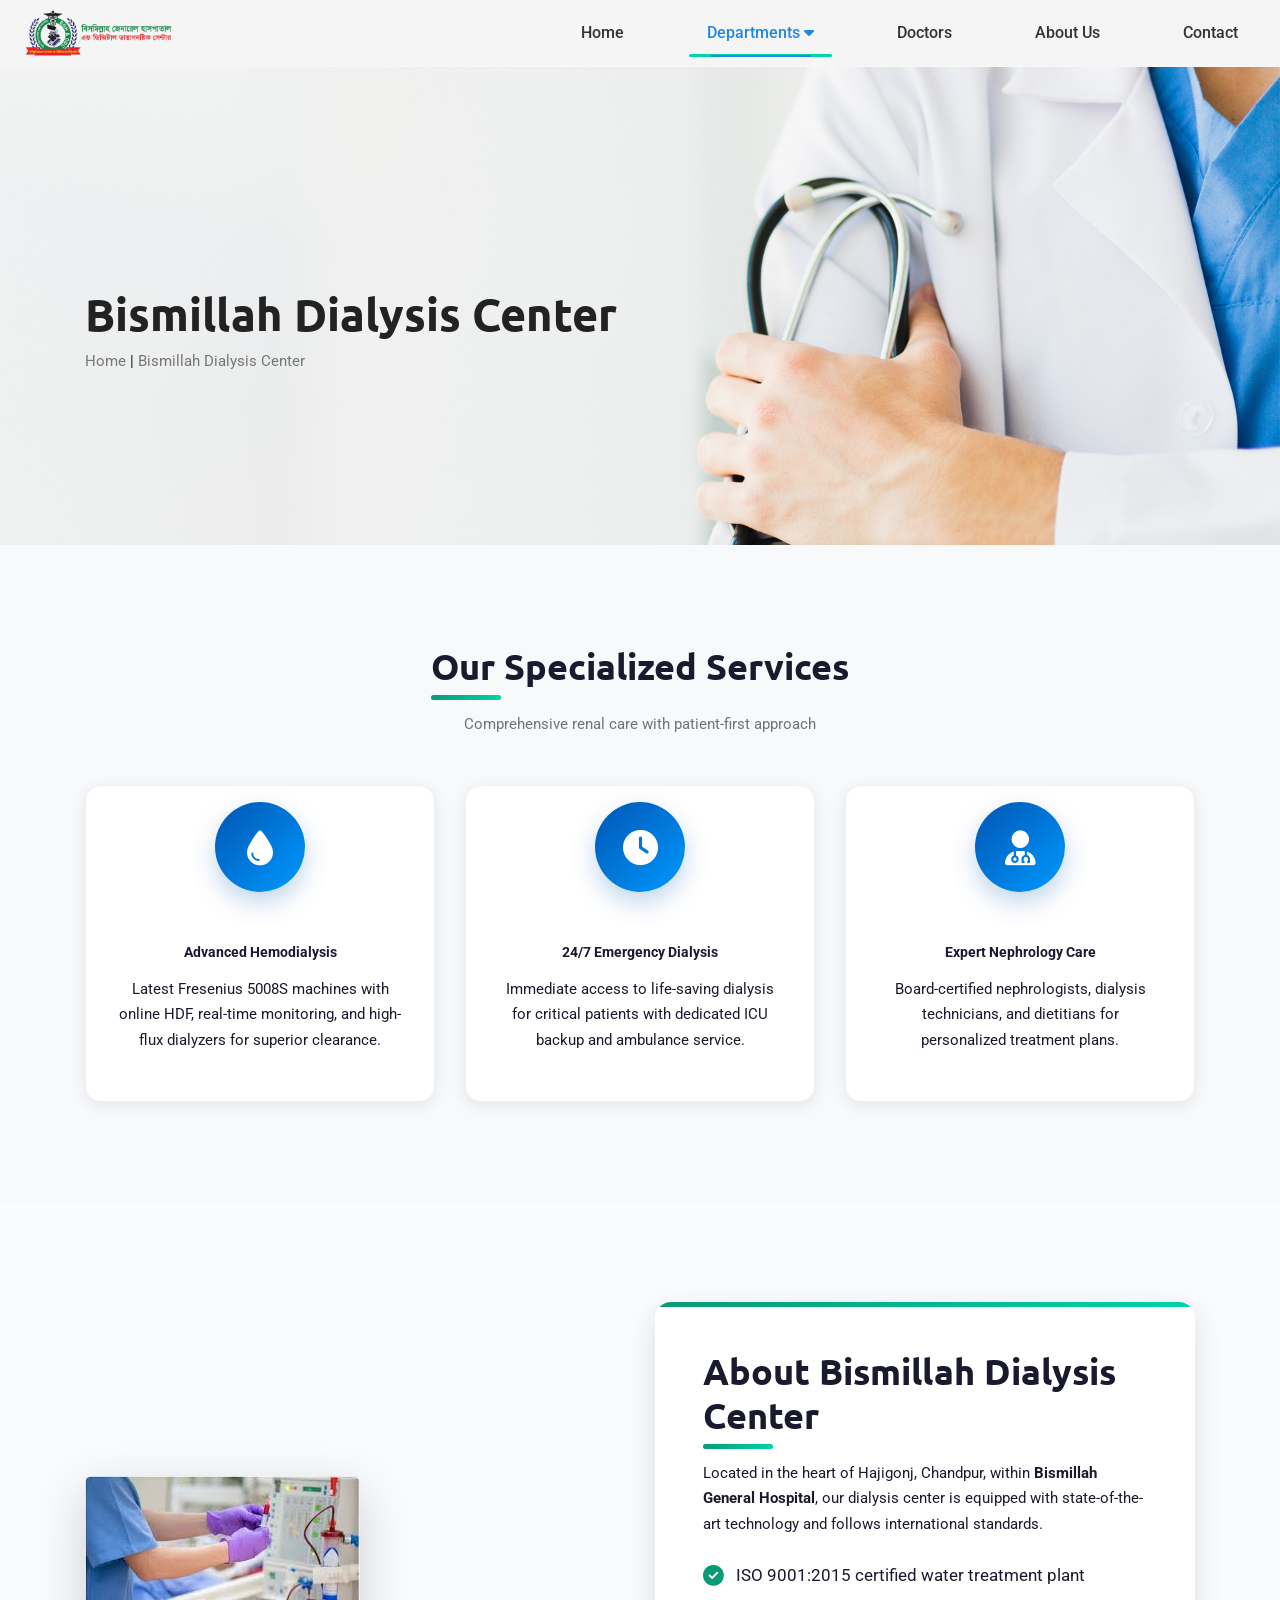
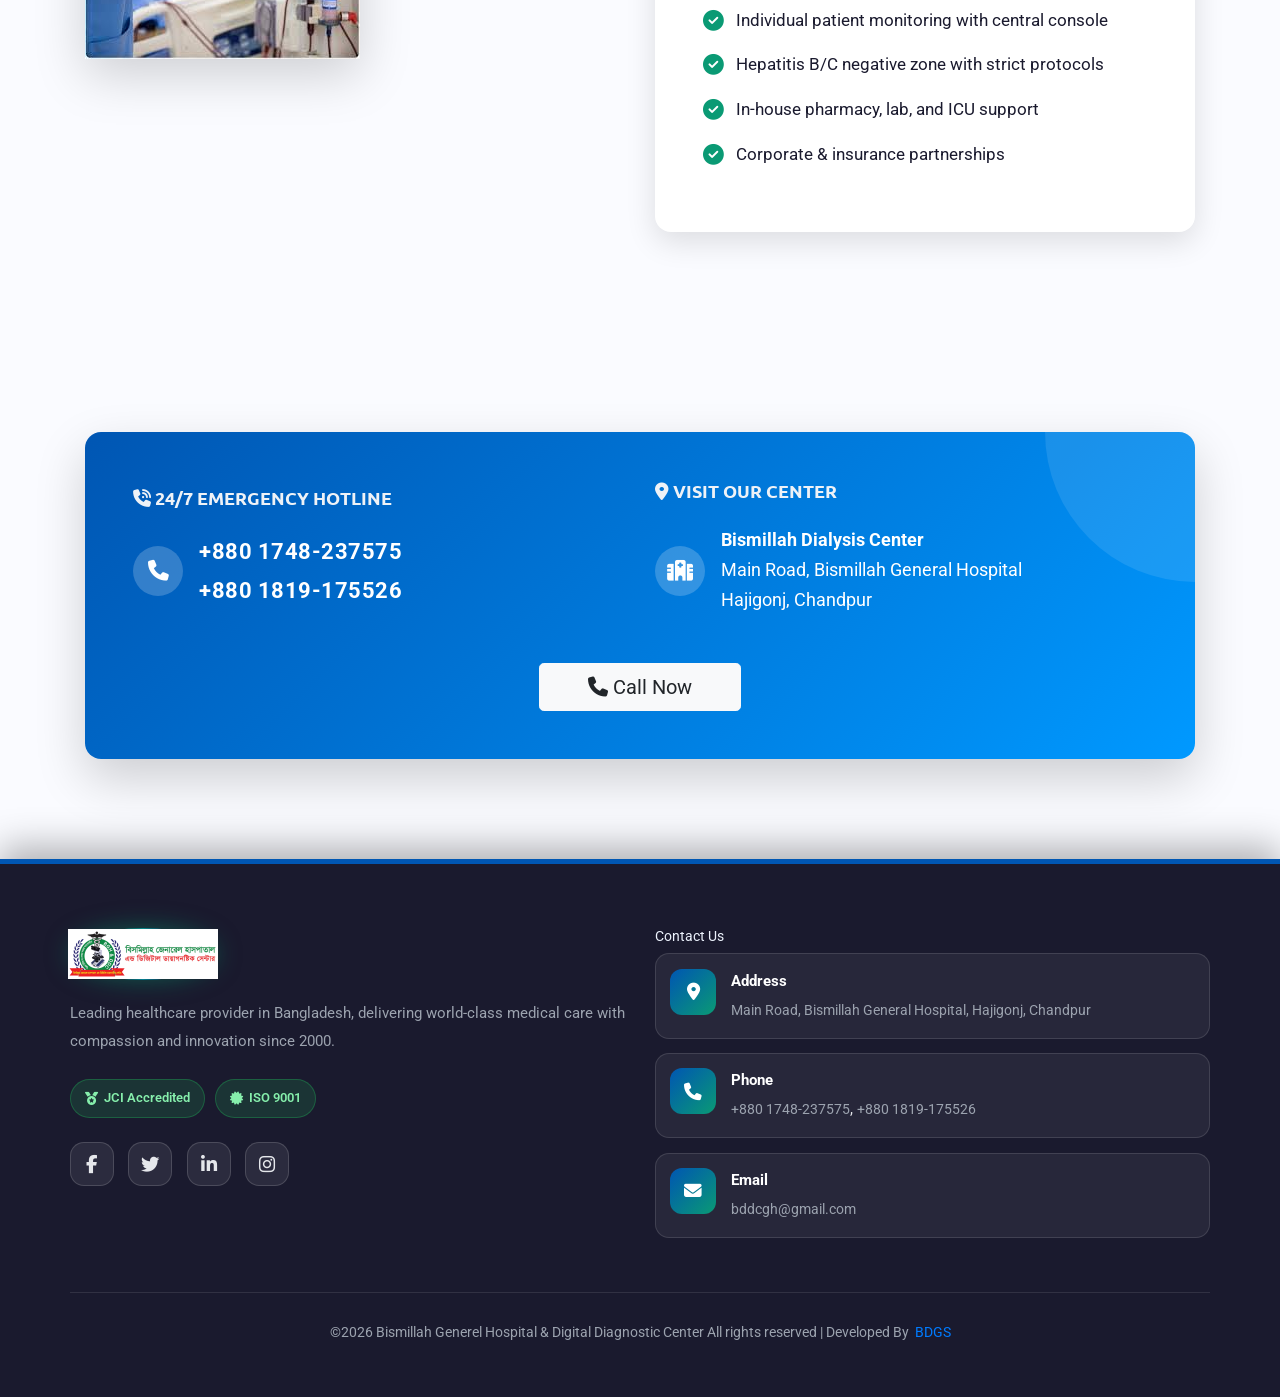
<file: department/bismillah-dialysis-center.html>
<!DOCTYPE html>
<html lang="en">
<head>
    <!-- Required Meta Tags -->
    <meta charset="UTF-8">
    <meta name="viewport" content="width=device-width, initial-scale=1.0">
    <meta http-equiv="X-UA-Compatible" content="ie=edge">

    <!-- Page Title -->
    <title>Bismillah Dialysis Center</title>

    <!-- Favicon -->
    <link rel="shortcut icon" href="/assets/images/logo/favicon.bmp" type="image/x-icon">

    <!-- CSS Files -->
    <link rel="stylesheet" href="/assets/css/animate-3.7.0.css">
    <link rel="stylesheet" href="/assets/css/font-awesome-4.7.0.min.css">
    <link rel="stylesheet" href="/assets/css/bootstrap-4.1.3.min.css">
    <link rel="stylesheet" href="/assets/css/owl-carousel.min.css">
    <link rel="stylesheet" href="/assets/css/jquery.datetimepicker.min.css">
    <link rel="stylesheet" href="/assets/css/linearicons.css">
    <link rel="stylesheet" href="/assets/css/style.css">

        <!-- Google Fonts: Inter (Ultra-modern, professional) -->
    <link href="https://fonts.googleapis.com/css2?family=Inter:wght@300;400;500;600;700;800&display=swap" rel="stylesheet">
    <!-- AOS Animation Library -->
    <link href="https://cdn.jsdelivr.net/npm/aos@2.3.4/dist/aos.css" rel="stylesheet">
    <!-- Font Awesome 6 -->
    <link rel="stylesheet" href="https://cdnjs.cloudflare.com/ajax/libs/font-awesome/6.5.1/css/all.min.css">
    <!-- Custom CSS -->
</head>
<body>
    <!-- Preloader Starts -->
    <div class="preloader">
        <div class="spinner"></div>
    </div>
    <!-- Preloader End -->

    <!-- Header Area Starts -->
  <style>
    :root {
      --primary: #2ba8ce;
      --primary-light: #3bb2f6;
      --accent: #f59e0b;
      --text: #1f2937;
      --bg: #f8fafc;
      --card-bg: rgba(255, 255, 255, 0.15);
      --border: rgba(255, 255, 255, 0.2);
      --shadow: 0 8px 32px rgba(0, 0, 0, 0.1);
    }


    /* Header */
    .hospital-header {
      background: whitesmoke;
      backdrop-filter: blur(12px);
      -webkit-backdrop-filter: blur(12px);
      position: sticky;
      top: 0;
      z-index: 1000;
      border-bottom: 1px solid var(--border);
      padding: 0.5rem 0;
    }

    .header-container {
      max-width: 1400px;
      margin: 0 auto;
      padding: 0 1.5rem;
      display: flex;
      justify-content: space-between;
      align-items: center;
    }

    .logo a {
      display: flex;
      align-items: center;
      text-decoration: none;
      color: white;
      font-family: 'Playfair Display', serif;
      font-size: 1.8rem;
      font-weight: 700;
    }

    .logo img {
      height: 50px;
      margin-right: 12px;
      border-radius: 8px;
    }


    /* Navigation */
    .nav-menu {
      display: flex;
      list-style: none;
      gap: 2rem;
    }

    .nav-item {
      position: relative;
    }

    .nav-item > a {
      color: rgba(255, 255, 255, 0.9);
      text-decoration: none;
      font-weight: 500;
      font-size: 1rem;
      padding: 0.75rem 0;
      display: block;
      transition: all 0.3s ease;
      position: relative;
    }

    .nav-item > a::before {
      content: '';
      position: absolute;
      bottom: 0;
      left: 0;
      width: 0;
      height: 3px;
      background: var(--accent);
      border-radius: 2px;
      transition: width 0.4s ease;
    }

    .nav-item:hover > a,
    .nav-item.active > a {
      color: white;
    }

    .nav-item:hover > a::before,
    .nav-item.active > a::before {
      width: 100%;
    }

    /* Dropdown */
    .dropdown {
      position: absolute;
      top: 100%;
      left: 50%;
      transform: translateX(-50%);
      background: var(--card-bg);
      backdrop-filter: blur(16px);
      min-width: 280px;
      border-radius: 16px;
      border: 1px solid var(--border);
      box-shadow: var(--shadow);
      opacity: 0;
      visibility: hidden;
      transition: all 0.4s ease;
      padding: 1rem 0;
      margin-top: 1rem;
    }

    .nav-item:hover .dropdown {
      opacity: 1;
      visibility: visible;
      /* transform: translateX(-50%) translateY(8px); */
    }

    .dropdown a {
      display: flex;
      align-items: center;
      gap: 12px;
      padding: 0.75rem 1.5rem;
      color: #000;
      text-decoration: none;
      font-size: 0.95rem;
      transition: all 0.3s ease;

    }

    .dropdown a i {
      width: 20px;
      font-size: 1.1rem;
      color: var(--accent);
    }

    .dropdown a:hover {
      background: rgba(255, 255, 255, 0);
      padding-left: 2rem;     
       background-color: #697ea7b9;
       color: white;
    }

    /* CTA Button */
    .cta-btn {
      background: var(--accent);
      color: white;
      border: none;
      padding: 0.75rem 1.5rem;
      border-radius: 50px;
      font-weight: 600;
      font-size: 0.95rem;
      cursor: pointer;
      transition: all 0.3s ease;
      box-shadow: 0 4px 15px rgba(245, 158, 11, 0.3);
    }

    .cta-btn:hover {
      background: #f97316;
      transform: translateY(-2px);
      box-shadow: 0 6px 20px rgba(245, 158, 11, 0.4);
    }

    /* Mobile Toggle */
    .mobile-toggle {
      display: none;
      color: white;
      font-size: 1.5rem;
      cursor: pointer;
    }

    /* Mobile Menu */

    
    @media (max-width: 992px) {
      .nav-menu {
        position: fixed;
        top: 80px;
        left: -100%;
        width: 100%;
        height: calc(100vh - 80px);
            background-color:#8c93b3;
    color: #fff;
        backdrop-filter: blur(12px);
        flex-direction: column;
        padding: 2rem 1.5rem;
        transition: left 0.4s ease;
        overflow-y: auto;
      }

      .nav-menu.active {
        left: 0;
      }

      .nav-item > a {
        padding: 1rem 0;
        font-size: 1.1rem;
      }

      .dropdown {
        position: static;
        transform: none;
        background: rgba(0, 0, 0, 0.1);
        border: none;
        box-shadow: none;
        border-radius: 12px;
        margin: 0.5rem 0;
        display: none;
      }

      .dropdown.active {
        display: block;
      }

      .dropdown a {
        padding-left: 2.5rem;
      }

      .nav-item.open .dropdown {
        display: block;
      }

      .nav-item > a::after {
        content: '\f078';
        font-family: 'Font Awesome 6 Free';
        font-weight: 900;
        float: right;
        font-size: 0.9rem;
        transition: transform 0.3s;
      }

      .nav-item.open > a::after {
        transform: rotate(180deg);
      }

      .mobile-toggle {
        display: block;
      }

      .cta-btn {
        display: none;
      }
    }

    @media (max-width: 480px) {
      .logo a {
        font-size: 1.4rem;
      }
      .logo img {
        height: 40px;
      }
    }
  </style>

  <!-- Modern Hospital Header -->
  <header class="hospital-header">
    <div class="header-container">
      <div class="logo">
        <a href="/index.html">
          <img src="/assets/images/logo/logo.png" alt="Bismillah Generel Hospital & Digital Diagnostic Center">
        </a>
      </div>

      <nav>
        <ul class="nav-menu" id="nav-menu">
          <li class="nav-item active"><a href="/index.html">Home</a></li>
          
          <li class="nav-item">
            <a href="/departments.html">Departments <i class="fa-solid fa-caret-down"></i></a>
            <div class="dropdown">
              <a href="/department/bismillah-digital-diagonstic-center.html"><i class="fas fa-microscope"></i>Bismillah Digital Diagnostic Center</a>
              <a href="/department/bismillah-general-hospital.html"><i class="fas fa-hospital"></i>Bismillah General Hospital</a>
              <a href="/department/bismillah-physio-therapy-center.html"><i class="fas fa-running"></i>Bismillah Physiotherapy Center</a>
              <a href="/department/bismillah-rent-a-car.html"><i class="fas fa-car"></i>Bismillah Rent A Car</a>
              <a href="/department/bismillah-medicine-corner.html"><i class="fas fa-pills"></i>Bismillah Medicine Corner</a>
              <a href="/department/bismillah-dialysis-center.html"><i class="fas fa-heartbeat"></i>Bismillah Dialysis Center</a>
              <a href="/department/bismillah-ct-scan-center.html"><i class="fas fa-x-ray"></i>Bismillah CT Scan Center</a>
              <a href="/department/bismillah-ambulance-service.html"><i class="fas fa-ambulance"></i>Bismillah Ambulance Service</a>
            </div>
          </li>
          
          <li class="nav-item"><a href="/doctors.html">Doctors</a></li>
          <li class="nav-item"><a href="/about.html">About Us</a></li>
          <li class="nav-item"><a href="/contact.html">Contact</a></li>
        </ul>

        <div class="mobile-toggle" id="mobile-toggle">
          <i class="fas fa-bars text-success"></i>
        </div>
      </nav>
    </div>
  </header>

<script>
  document.addEventListener("DOMContentLoaded", function () {
    const currentPath = location.pathname.split('?')[0].split('#')[0]; // Clean URL
    const allLinks = document.querySelectorAll('.nav-menu a');

    // Reset all active states
    allLinks.forEach(link => {
      link.classList.remove('active');
      const parent = link.closest('.nav-item');
      if (parent) parent.classList.remove('active');
    });

    let matched = false;

    // Check each link
    allLinks.forEach(link => {
      let href = link.getAttribute('href') || '';
      href = href.split('?')[0].split('#')[0]; // Clean href

      // Normalize home
      if (href === '' || href === './' || href === 'index.html') href = '/';

      // Exact match
      if (href === currentPath || (currentPath === '/' && href === '/')) {
        link.classList.add('active');
        const parentLi = link.closest('.nav-item');
        if (parentLi) parentLi.classList.add('active');
        matched = true;
      }
    });

    // If no exact match, but in /department/ → activate parent + find closest submenu
    if (!matched && currentPath.startsWith('/department/')) {
      const deptParent = document.querySelector('.nav-item > a[href="/departments.html"]')?.parentElement;
      if (deptParent) deptParent.classList.add('active');

      // Find closest submenu match
      let bestMatch = null;
      let maxOverlap = 0;

      document.querySelectorAll('.dropdown a').forEach(subLink => {
        const subHref = subLink.getAttribute('href').split('?')[0].split('#')[0];
        if (currentPath.includes(subHref.split('/').pop().replace('.html', ''))) {
          const overlap = subHref.length;
          if (overlap > maxOverlap) {
            maxOverlap = overlap;
            bestMatch = subLink;
          }
        }
      });

      if (bestMatch) {
        bestMatch.classList.add('active');
      }
    }
  });

  // Mobile Toggle
  const mobileToggle = document.getElementById('mobile-toggle');
  const navMenu = document.getElementById('nav-menu');
  mobileToggle.addEventListener('click', e => {
    e.stopPropagation();
    navMenu.classList.toggle('active');
  });

  // Mobile Dropdown
  document.querySelectorAll('.nav-item > a').forEach(a => {
    a.addEventListener('click', function (e) {
      if (window.innerWidth <= 992 && this.nextElementSibling?.classList.contains('dropdown')) {
        e.preventDefault();
        const li = this.parentElement;
        li.classList.toggle('open');
        const dd = li.querySelector('.dropdown');
        dd.classList.toggle('active');
      }
    });
  });

  // Close on outside click
  document.addEventListener('click', e => {
    if (!e.target.closest('.hospital-header')) {
      navMenu.classList.remove('active');
      document.querySelectorAll('.nav-item').forEach(i => {
        i.classList.remove('open');
        i.querySelector('.dropdown')?.classList.remove('active');
      });
    }
  });
</script>
    <!-- Header Area End -->

    <!-- Banner Area Starts -->
    <section class="banner-area other-page">
        <div class="container">
            <div class="row">
                <div class="col-lg-12">
                    <h1>Bismillah Dialysis Center</h1>
                    <a href="/index.html">Home</a> <span>|</span> <a href="/department/bismillah-dialysis-center.html">Bismillah Dialysis Center</a>
                </div>
            </div>
        </div>
    </section>
    <!-- Banner Area End -->



<!-- Your content here -->



   

    <style>
        :root {
            --primary: #0056b3;
            --secondary: #0a9a74;
            --accent: #00d4aa;
            --light: #f5f9ff;
            --dark: #1a1a2e;
            --gray: #6c757d;
            --gradient-1: linear-gradient(135deg, #0056b3 0%, #0099ff 100%);
            --gradient-2: linear-gradient(135deg, #0a9a74 0%, #00d4aa 100%);
            --shadow-sm: 0 4px 15px rgba(0, 0, 0, 0.08);
            --shadow-md: 0 10px 30px rgba(0, 0, 0, 0.12);
            --shadow-lg: 0 20px 50px rgba(0, 0, 0, 0.18);
            --border-radius: 16px;
            --transition: all 0.4s cubic-bezier(0.4, 0, 0.2, 1);
        }


        body {
            line-height: 1.7;
            color: var(--dark);
            background: #fafbff;
            overflow-x: hidden;
        }


        /* Navbar */
        .navbar {
            background: rgba(255, 255, 255, 0.95);
            backdrop-filter: blur(12px);
            -webkit-backdrop-filter: blur(12px);
            padding: 1rem 0;
            transition: var(--transition);
            z-index: 1000;
        }
        .navbar.scrolled {
            padding: 0.5rem 0;
            box-shadow: var(--shadow-md);
            background: rgba(255, 255, 255, 0.98);
        }
        .navbar-brand {
            font-weight: 800;
            font-size: 1.6rem;
            color: var(--primary) !important;
            display: flex;
            align-items: center;
            gap: 8px;
        }
        .navbar-brand i {
            color: var(--secondary);
            font-size: 1.8rem;
        }
        .nav-link {
            font-weight: 600;
            color: var(--dark) !important;
            padding: 0.5rem 1rem !important;
            border-radius: 8px;
            transition: var(--transition);
            position: relative;
        }
        .nav-link:hover, .nav-link.active {
            color: var(--primary) !important;
            background: rgba(0, 86, 179, 0.08);
        }
        .nav-link::after {
            content: '';
            position: absolute;
            bottom: 0;
            left: 50%;
            width: 0;
            height: 3px;
            background: var(--gradient-1);
            transition: var(--transition);
            transform: translateX(-50%);
            border-radius: 2px;
        }
        .nav-link:hover::after, .nav-link.active::after {
            width: 70%;
        }

   

        /* Section Styling */
        .section-padding {
            padding: 100px 0;
        }
        .section-title {
            font-weight: 800;
            font-size: 2.5rem;
            color: var(--dark);
            position: relative;
            display: inline-block;
            margin-bottom: 1.5rem;
        }
        .section-title::after {
            content: '';
            position: absolute;
            bottom: -12px;
            left: 0;
            width: 70px;
            height: 5px;
            background: var(--gradient-2);
            border-radius: 3px;
        }
        .section-subtitle {
            color: var(--gray);
            max-width: 700px;
            margin: 0 auto 3rem;
        }

        /* Service Cards */
        .service-card {
            background: white;
            border-radius: var(--border-radius);
            overflow: hidden;
            box-shadow: var(--shadow-sm);
            transition: var(--transition);
            height: 100%;
            border: 1px solid #eef2f7;
        }
        .service-card:hover {
            transform: translateY(-15px);
            box-shadow: var(--shadow-lg);
        }
        .service-icon {
            width: 90px;
            height: 90px;
            background: var(--gradient-1);
            color: white;
            border-radius: 50%;
            display: flex;
            align-items: center;
            justify-content: center;
            font-size: 2.2rem;
            margin: 16px auto 20px;
            position: relative;
            z-index: 2;
            box-shadow: 0 10px 25px rgba(0, 86, 179, 0.25);
        }
        .service-body {
            padding: 2rem;
            text-align: center;
        }
        .service-body h5 {
            font-weight: 700;
            margin-bottom: 1rem;
            color: var(--dark);
        }

        /* About Section */
        .about-content {
            background: white;
            padding: 3rem;
            border-radius: var(--border-radius);
            box-shadow: var(--shadow-md);
            position: relative;
            overflow: hidden;
        }
        .about-content::before {
            content: '';
            position: absolute;
            top: 0; left: 0;
            width: 100%;
            height: 5px;
            background: var(--gradient-2);
        }
        .feature-list li {
            display: flex;
            align-items: flex-start;
            gap: 12px;
            margin-bottom: 1rem;
            font-size: 1.05rem;
        }
        .feature-list i {
            color: var(--secondary);
            font-size: 1.3rem;
            margin-top: 4px;
        }

        /* Facilities Grid */
        .facility-grid {
            display: grid;
            grid-template-columns: repeat(auto-fit, minmax(180px, 1fr));
            gap: 1.5rem;
        }
        .facility-item {
            background: white;
            padding: 1.8rem 1.2rem;
            border-radius: var(--border-radius);
            text-align: center;
            box-shadow: var(--shadow-sm);
            transition: var(--transition);
            border: 1px solid #eef2f7;
        }
        .facility-item:hover {
            background: var(--gradient-2);
            color: white;
            transform: translateY(-8px);
            box-shadow: var(--shadow-lg);
        }
        .facility-item i {
            font-size: 2.8rem;
            margin-bottom: 1rem;
            color: var(--primary);
            transition: var(--transition);
        }
        .facility-item:hover i {
            color: white;
        }
        .facility-item h6 {
            font-weight: 700;
            margin: 0;
            font-size: 1.1rem;
        }

        /* Contact Section */
        .contact-card {
            background: var(--gradient-1);
            color: white;
            padding: 3rem;
            border-radius: var(--border-radius);
            position: relative;
            overflow: hidden;
            box-shadow: var(--shadow-lg);
        }
        .contact-card::before {
            content: '';
            position: absolute;
            top: 0; right: 0;
            width: 300px;
            height: 300px;
            background: rgba(255,255,255,0.1);
            border-radius: 50%;
            transform: translate(50%, -50%);
        }
        .contact-item {
            display: flex;
            align-items: center;
            gap: 1rem;
            margin-bottom: 1.5rem;
            font-size: 1.1rem;
        }
        .contact-item i {
            width: 50px;
            height: 50px;
            background: rgba(255,255,255,0.2);
            border-radius: 50%;
            display: flex;
            align-items: center;
            justify-content: center;
            font-size: 1.3rem;
        }
        .hotline-numbers {
            font-size: 1.4rem;
            font-weight: 700;
            letter-spacing: 0.5px;
        }

        .dlh{
            color: #eef2f7;
        }
       
        /* Animations */
        @keyframes fadeInUp {
            from {
                opacity: 0;
                transform: translate3d(0, 40px, 0);
            }
            to {
                opacity: 1;
                transform: translate3d(0, 0, 0);
            }
        }

        /* Responsive */
        @media (max-width: 992px) {
            .hero h1 {
                font-size: 3rem;
            }
            .hero-stats {
                justify-content: center;
                flex-wrap: wrap;
            }
        }
        @media (max-width: 768px) {
            .hero h1 {
                font-size: 2.5rem;
            }
            .section-padding {
                padding: 70px 0;
            }
            .navbar-brand {
                font-size: 1.4rem;
            }
        }
    </style>


    <!-- Navbar -->
    <!-- <nav class="navbar navbar-expand-lg fixed-top">
        <div class="container">
            <a class="navbar-brand" href="#">
                <i class="fas fa-heartbeat"></i>
                Bismillah Dialysis
            </a>
            <button class="navbar-toggler" type="button" data-bs-toggle="collapse" data-bs-target="#navbarNav">
                <span class="navbar-toggler-icon"></span>
            </button>
            <div class="collapse navbar-collapse" id="navbarNav">
                <ul class="navbar-nav ms-auto">
                    <li class="nav-item"><a class="nav-link active" href="#home">Home</a></li>
                    <li class="nav-item"><a class="nav-link" href="#services">Services</a></li>
                    <li class="nav-item"><a class="nav-link" href="#about">About</a></li>
                    <li class="nav-item"><a class="nav-link" href="#facilities">Facilities</a></li>
                    <li class="nav-item"><a class="nav-link" href="#contact">Contact</a></li>
                </ul>
            </div>
        </div>
    </nav> -->



    <!-- Services Section -->
    <section id="services" class="section-padding bg-light">
        <div class="container">
            <div class="text-center mb-5" data-aos="fade-up">
                <h2 class="section-title">Our Specialized Services</h2>
                <p class="section-subtitle">Comprehensive renal care with patient-first approach</p>
            </div>
            <div class="row g-4">
                <div class="col-md-6 col-lg-4" data-aos="fade-up" data-aos-delay="100">
                    <div class="service-card">
                        <div class="service-icon">
                            <i class="fas fa-tint"></i>
                        </div>
                        <div class="service-body">
                            <h5>Advanced Hemodialysis</h5>
                            <p>Latest Fresenius 5008S machines with online HDF, real-time monitoring, and high-flux dialyzers for superior clearance.</p>
                        </div>
                    </div>
                </div>
                <div class="col-md-6 col-lg-4" data-aos="fade-up" data-aos-delay="200">
                    <div class="service-card">
                        <div class="service-icon">
                            <i class="fas fa-clock"></i>
                        </div>
                        <div class="service-body">
                            <h5>24/7 Emergency Dialysis</h5>
                            <p>Immediate access to life-saving dialysis for critical patients with dedicated ICU backup and ambulance service.</p>
                        </div>
                    </div>
                </div>
                <div class="col-md-6 col-lg-4" data-aos="fade-up" data-aos-delay="300">
                    <div class="service-card">
                        <div class="service-icon">
                            <i class="fas fa-user-md"></i>
                        </div>
                        <div class="service-body">
                            <h5>Expert Nephrology Care</h5>
                            <p>Board-certified nephrologists, dialysis technicians, and dietitians for personalized treatment plans.</p>
                        </div>
                    </div>
                </div>
            </div>
        </div>
    </section>

    <!-- About Section -->
    <section id="about" class="section-padding">
        <div class="container">
            <div class="row align-items-center">
                <div class="col-lg-6 mb-4 mb-lg-0" data-aos="fade-right">
                    <img src="/assets/images/dialysis.jfif" 
                         alt="Bismillah Dialysis Center" class="img-fluid rounded-4 shadow-lg">
                </div>
                <div class="col-lg-6" data-aos="fade-left">
                    <div class="about-content">
                        <h2 class="section-title mb-4">About Bismillah Dialysis Center</h2>
                        <p class="mb-4">
                            Located in the heart of Hajigonj, Chandpur, within <strong>Bismillah General Hospital</strong>, 
                            our dialysis center is equipped with state-of-the-art technology and follows international standards.
                        </p>
                        <ul class="feature-list">
                            <li><i class="fas fa-check-circle"></i> ISO 9001:2015 certified water treatment plant</li>
                            <li><i class="fas fa-check-circle"></i> Individual patient monitoring with central console</li>
                            <li><i class="fas fa-check-circle"></i> Hepatitis B/C negative zone with strict protocols</li>
                            <li><i class="fas fa-check-circle"></i> In-house pharmacy, lab, and ICU support</li>
                            <li><i class="fas fa-check-circle"></i> Corporate & insurance partnerships</li>
                        </ul>
                    </div>
                </div>
            </div>
        </div>
    </section>


    <!-- Contact Section -->
    <section id="contact" class="section-padding">
        <div class="container">
            <div class="contact-card" data-aos="fade-up">
                <div class="row align-items-center">
                    <div class="col-md-6">
                        <h3 class="mb-4 dlh">
                            <i class="fas fa-phone-volume"></i> 24/7 Emergency Hotline
                        </h3>
                        <div class="contact-item">
                            <i class="fas fa-phone"></i>
                            <div>
                                <div class="hotline-numbers">+880 1748-237575</div>
                                <div class="hotline-numbers">+880 1819-175526</div>
                            </div>
                        </div>
                    </div>
                    <div class="col-md-6">
                        <h3 class="mb-4 dlh">
                            <i class="fas fa-map-marker-alt"></i> Visit Our Center
                        </h3>
                        <div class="contact-item">
                            <i class="fas fa-hospital"></i>
                            <div>
                                <strong>Bismillah Dialysis Center</strong><br>
                                Main Road, Bismillah General Hospital<br>
                                Hajigonj, Chandpur
                            </div>
                        </div>
                    </div>
                </div>
                <div class="text-center mt-4">
                    <a href="tel:+8801748237575" class="btn btn-light btn-lg px-5">
                        <i class="fas fa-phone"></i> Call Now
                    </a>
                </div>
            </div>
        </div>
    </section>



    <!-- Scripts -->
    <script src="https://cdn.jsdelivr.net/npm/bootstrap@5.3.3/dist/js/bootstrap.bundle.min.js"></script>
    <script src="https://cdn.jsdelivr.net/npm/aos@2.3.4/dist/aos.js"></script>
    <script>


        // Navbar Scroll Effect
        window.addEventListener('scroll', () => {
            const navbar = document.querySelector('.navbar');
            if (window.scrollY > 50) {
                navbar.classList.add('scrolled');
            } else {
                navbar.classList.remove('scrolled');
            }
        });

        // Smooth Scroll
        document.querySelectorAll('a[href^="#"]').forEach(anchor => {
            anchor.addEventListener('click', function (e) {
                e.preventDefault();
                const target = document.querySelector(this.getAttribute('href'));
                if (target) {
                    window.scrollTo({
                        top: target.offsetTop - 80,
                        behavior: 'smooth'
                    });
                }
            });
        });

        // Active Nav Link
        window.addEventListener('scroll', () => {
            const sections = document.querySelectorAll('section[id]');
            const navLinks = document.querySelectorAll('.nav-link');
            let current = '';

            sections.forEach(section => {
                const sectionTop = section.offsetTop - 100;
                const sectionHeight = section.clientHeight;
                if (pageYOffset >= sectionTop && pageYOffset < sectionTop + sectionHeight) {
                    current = section.getAttribute('id');
                }
            });

            navLinks.forEach(link => {
                link.classList.remove('active');
                if (link.getAttribute('href') === `#${current}`) {
                    link.classList.add('active');
                }
            });
        });

        // AOS Init
        AOS.init({
            duration: 800,
            once: true,
            offset: 100
        });
    </script>









    <!-- Footer Area Starts -->

    <!-- Minimal Hospital Footer -->
    <footer class="hospital-footer">

        <div class="container footer-container">
            <div class="row gy-5">
                <!-- Branding & About -->
                <div class="col-lg-6 col-md-6">
                    <div class="footer-logo">
                        <div class="logo-circle">
                            <img src="/assets/images/logo/logo-2.jpg" alt="Bismillah Generel Hospital & Digital Diagnostic Center">
                        </div>
                        
                    </div>
                    <p class="mb-4" style="color: #9ca3af; line-height: 1.8; font-size: 0.95rem;">
                        Leading healthcare provider in Bangladesh, delivering world-class medical care with compassion and innovation since 2000.
                    </p>
                    
                    <div class="certifications">
                        <div class="cert-badge">
                            <i class="fas fa-medal"></i> JCI Accredited
                        </div>
                        <div class="cert-badge">
                            <i class="fas fa-certificate"></i> ISO 9001
                        </div>
                    </div>

                    <div class="social-links">
                        <a class="fta" aria-label="Facebook"><i class="fab fa-facebook-f"></i></a>
                        <a class="fta" href="#" aria-label="Twitter"><i class="fab fa-twitter"></i></a>
                        <a class="fta" href="#" aria-label="LinkedIn"><i class="fab fa-linkedin-in"></i></a>
                        <a class="fta" href="#" aria-label="Instagram"><i class="fab fa-instagram"></i></a>
                    </div>
                </div>

                <!-- Contact Info -->
                <div class="col-lg-6 col-md-6">
                    <h5 class="footer-title">Contact Us</h5>
                    
                    <div class="contacts-card">
                        <div class="contacts-icon">
                            <i class="fas fa-map-marker-alt"></i>
                        </div>
                        <div class="contacts-content">
                            <strong>Address</strong>
                            <small>Main Road, Bismillah General Hospital,
Hajigonj, Chandpur</small>
                        </div>
                    </div>

                    <div class="contacts-card">
                        <div class="contacts-icon">
                            <i class="fas fa-phone"></i>
                        </div>
                        <div class="contacts-content">
                            <strong>Phone</strong>
                            <a href="tel:+8801748237575">+880 1748-237575</a>,
                            <a href="tel:+8801819175526">+880 1819-175526</a>
                        </div>
                    </div>

                    <div class="contacts-card">
                        <div class="contacts-icon">
                            <i class="fas fa-envelope"></i>
                        </div>
                        <div class="contacts-content">
                            <strong>Email</strong>
                            <a href="mailto:bddcgh@gmail.com">bddcgh@gmail.com</a>
                        </div>
                    </div>
                </div>
            </div>

            <!-- Footer Bottom -->
            <div class="footer-bottom">
                <p class="mb-0"><span>
 &copy;<script>document.write(new Date().getFullYear());</script> Bismillah Generel Hospital & Digital Diagnostic Center All rights reserved | Developed By <i class="fa fa-heart-o" aria-hidden="true"></i> <a href="https://bdgs.netlify.app" target="_blank">BDGS</a>
</span>
                </p>
                
            </div>
        </div>
    </footer>

    <!-- Footer Area End -->


    <!-- Javascript -->
    <script src="/assets/js/vendor/jquery-2.2.4.min.js"></script>
	<script src="/assets/js/vendor/bootstrap-4.1.3.min.js"></script>
    <script src="/assets/js/vendor/wow.min.js"></script>
    <script src="/assets/js/vendor/owl-carousel.min.js"></script>
    <script src="/assets/js/vendor/jquery.datetimepicker.full.min.js"></script>
    <script src="/assets/js/vendor/jquery.nice-select.min.js"></script>
    <script src="/assets/js/vendor/superfish.min.js"></script>
    <script src="/assets/js/main.js"></script>

</body>
</html>
</file>
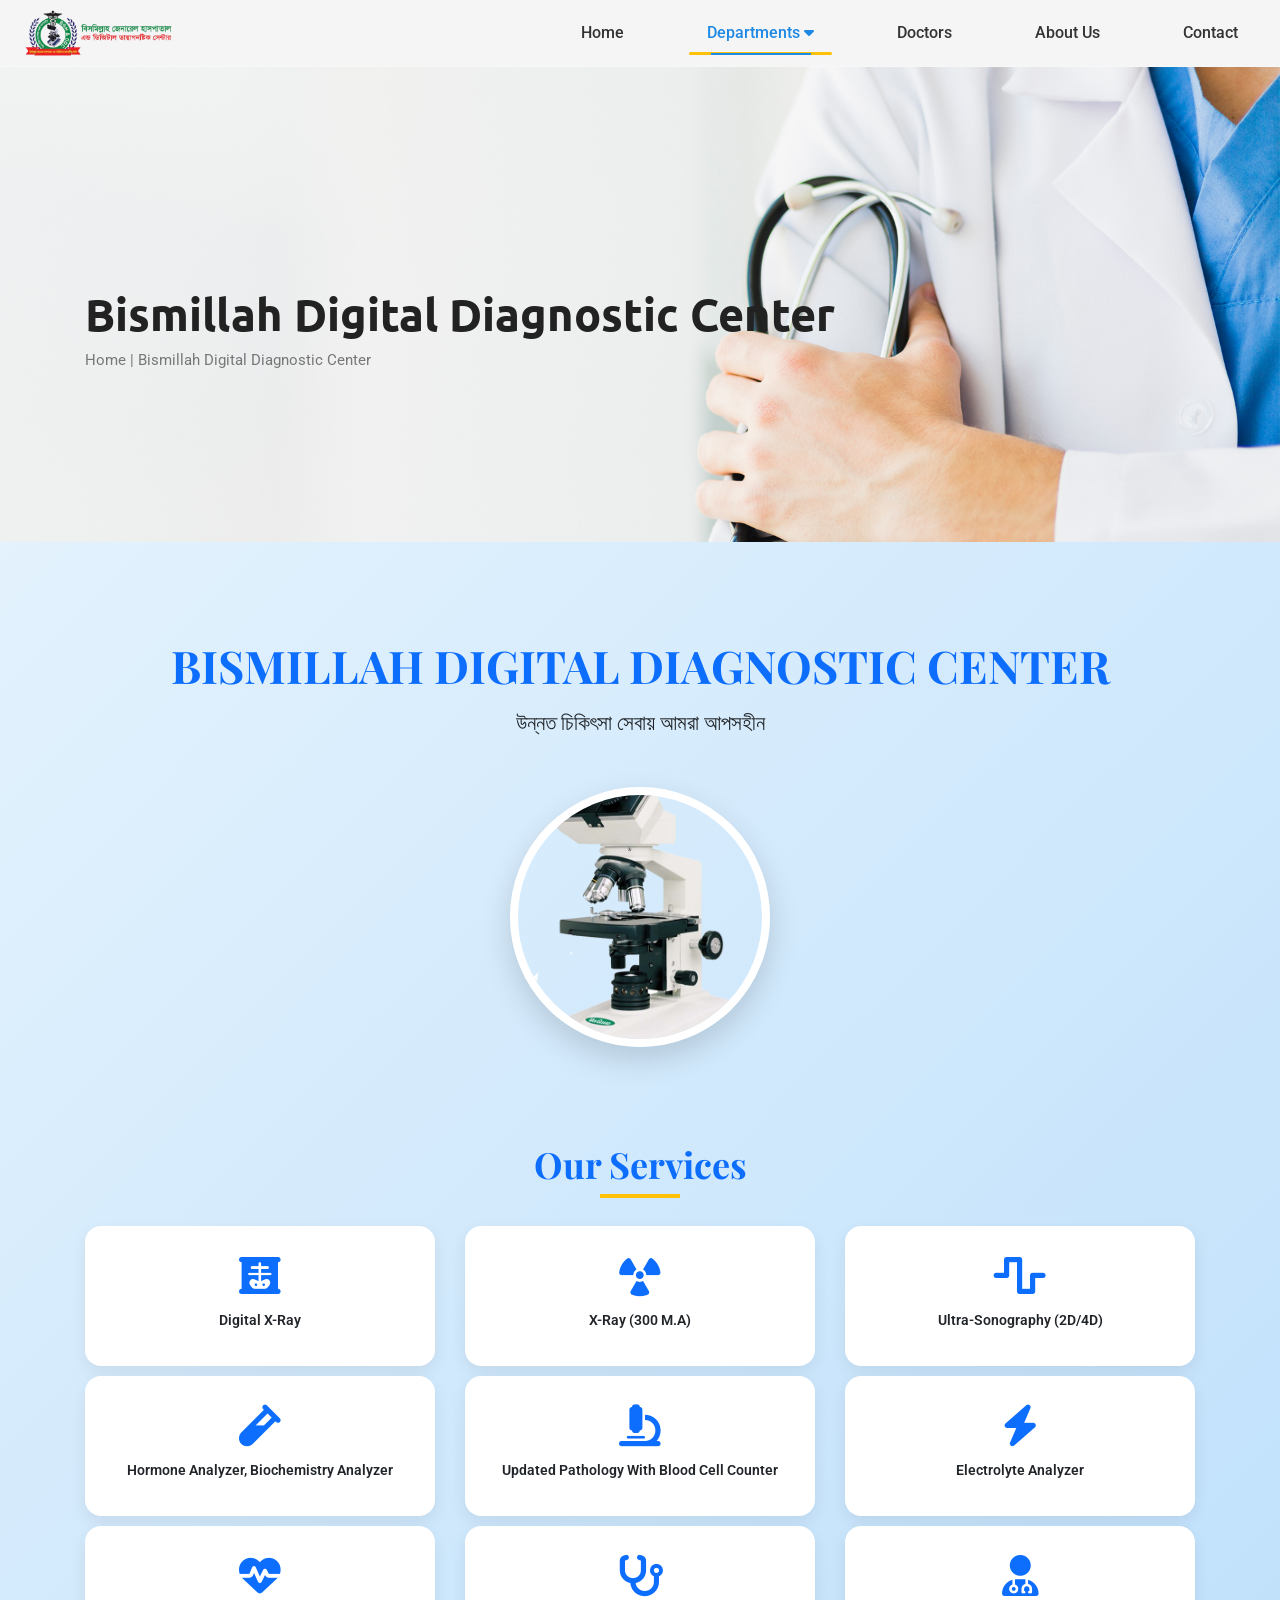
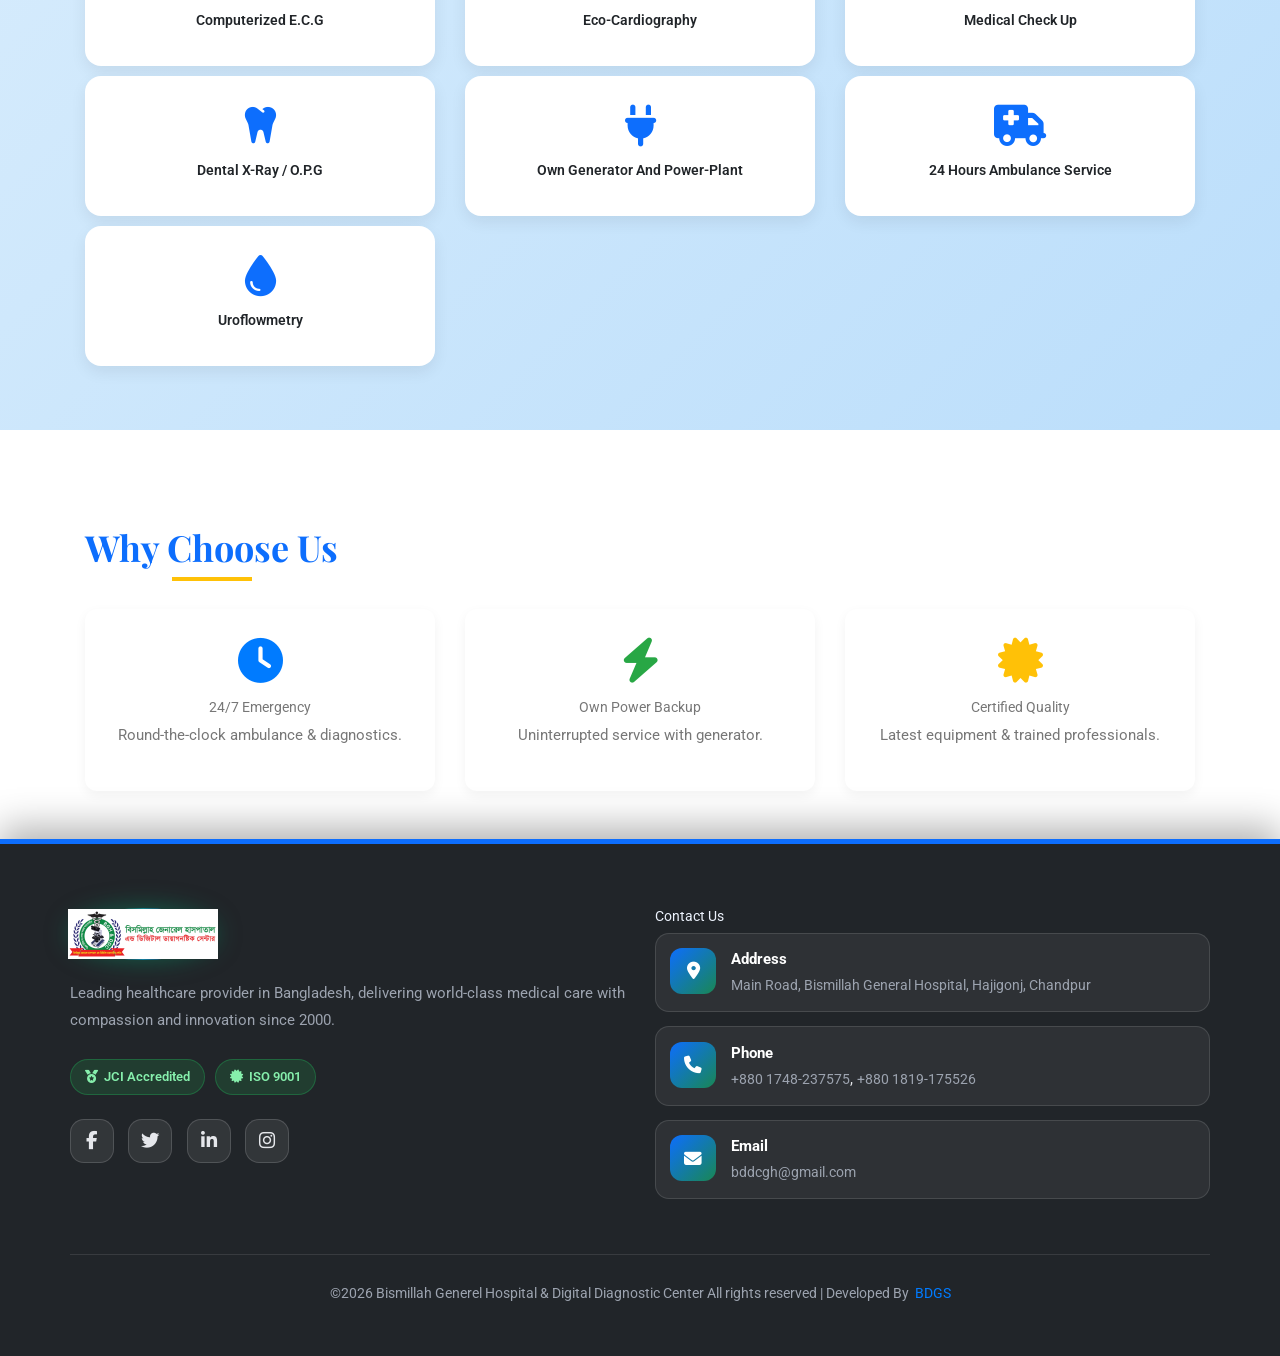
<file: department/bismillah-digital-diagonstic-center.html>
<!DOCTYPE html>
<html lang="en">
<head>
    <!-- Required Meta Tags -->
    <meta charset="UTF-8">
    <meta name="viewport" content="width=device-width, initial-scale=1.0">
    <meta http-equiv="X-UA-Compatible" content="ie=edge">

    <!-- Page Title -->
    <title>Bismillah Digital Diagnostic Center</title>

    <!-- Favicon -->
    <link rel="shortcut icon" href="/assets/images/logo/favicon.bmp" type="image/x-icon">






    
    <!-- CSS Files -->
    <link rel="stylesheet" href="/assets/css/animate-3.7.0.css">
    <link rel="stylesheet" href="/assets/css/font-awesome-4.7.0.min.css">
    <link rel="stylesheet" href="/assets/css/bootstrap-4.1.3.min.css">
    <link rel="stylesheet" href="/assets/css/owl-carousel.min.css">
    <link rel="stylesheet" href="/assets/css/jquery.datetimepicker.min.css">
    <link rel="stylesheet" href="/assets/css/linearicons.css">
    <link rel="stylesheet" href="/assets/css/style.css">

  <!-- Google Fonts -->
  <link href="https://fonts.googleapis.com/css2?family=Montserrat:wght@400;600;700&family=Playfair+Display:wght@700&display=swap" rel="stylesheet">

  <!-- Font Awesome 6 Free -->
  <link rel="stylesheet" href="https://cdnjs.cloudflare.com/ajax/libs/font-awesome/6.5.0/css/all.min.css"/>
</head>
<body>
    <!-- Preloader Starts -->
    <div class="preloader">
        <div class="spinner"></div>
    </div>
    <!-- Preloader End -->

    <!-- Header Area Starts -->
  <style>
    :root {
      --primary: #2ba8ce;
      --primary-light: #3bb2f6;
      --accent: #f59e0b;
      --text: #1f2937;
      --bg: #f8fafc;
      --card-bg: rgba(255, 255, 255, 0.15);
      --border: rgba(255, 255, 255, 0.2);
      --shadow: 0 8px 32px rgba(0, 0, 0, 0.1);
    }


    /* Header */
    .hospital-header {
      background: whitesmoke;
      backdrop-filter: blur(12px);
      -webkit-backdrop-filter: blur(12px);
      position: sticky;
      top: 0;
      z-index: 1000;
      border-bottom: 1px solid var(--border);
      padding: 0.5rem 0;
    }

    .header-container {
      max-width: 1400px;
      margin: 0 auto;
      padding: 0 1.5rem;
      display: flex;
      justify-content: space-between;
      align-items: center;
    }

    .logo a {
      display: flex;
      align-items: center;
      text-decoration: none;
      color: white;
      font-family: 'Playfair Display', serif;
      font-size: 1.8rem;
      font-weight: 700;
    }

    .logo img {
      height: 50px;
      margin-right: 12px;
      border-radius: 8px;
    }


    /* Navigation */
    .nav-menu {
      display: flex;
      list-style: none;
      gap: 2rem;
    }

    .nav-item {
      position: relative;
    }

    .nav-item > a {
      color: rgba(255, 255, 255, 0.9);
      text-decoration: none;
      font-weight: 500;
      font-size: 1rem;
      padding: 0.75rem 0;
      display: block;
      transition: all 0.3s ease;
      position: relative;
    }

    .nav-item > a::before {
      content: '';
      position: absolute;
      bottom: 0;
      left: 0;
      width: 0;
      height: 3px;
      background: var(--accent);
      border-radius: 2px;
      transition: width 0.4s ease;
    }

    .nav-item:hover > a,
    .nav-item.active > a {
      color: white;
    }

    .nav-item:hover > a::before,
    .nav-item.active > a::before {
      width: 100%;
    }

    /* Dropdown */
    .dropdown {
      position: absolute;
      top: 100%;
      left: 50%;
      transform: translateX(-50%);
      background: var(--card-bg);
      backdrop-filter: blur(16px);
      min-width: 280px;
      border-radius: 16px;
      border: 1px solid var(--border);
      box-shadow: var(--shadow);
      opacity: 0;
      visibility: hidden;
      transition: all 0.4s ease;
      padding: 1rem 0;
      margin-top: 1rem;
    }

    .nav-item:hover .dropdown {
      opacity: 1;
      visibility: visible;
      /* transform: translateX(-50%) translateY(8px); */
    }

    .dropdown a {
      display: flex;
      align-items: center;
      gap: 12px;
      padding: 0.75rem 1.5rem;
      color: #000;
      text-decoration: none;
      font-size: 0.95rem;
      transition: all 0.3s ease;

    }

    .dropdown a i {
      width: 20px;
      font-size: 1.1rem;
      color: var(--accent);
    }

    .dropdown a:hover {
      background: rgba(255, 255, 255, 0);
      padding-left: 2rem;     
       background-color: #697ea7b9;
       color: white;
    }

    /* CTA Button */
    .cta-btn {
      background: var(--accent);
      color: white;
      border: none;
      padding: 0.75rem 1.5rem;
      border-radius: 50px;
      font-weight: 600;
      font-size: 0.95rem;
      cursor: pointer;
      transition: all 0.3s ease;
      box-shadow: 0 4px 15px rgba(245, 158, 11, 0.3);
    }

    .cta-btn:hover {
      background: #f97316;
      transform: translateY(-2px);
      box-shadow: 0 6px 20px rgba(245, 158, 11, 0.4);
    }

    /* Mobile Toggle */
    .mobile-toggle {
      display: none;
      color: white;
      font-size: 1.5rem;
      cursor: pointer;
    }

    /* Mobile Menu */

    
    @media (max-width: 992px) {
      .nav-menu {
        position: fixed;
        top: 80px;
        left: -100%;
        width: 100%;
        height: calc(100vh - 80px);
            background-color:#8c93b3;
    color: #fff;
        backdrop-filter: blur(12px);
        flex-direction: column;
        padding: 2rem 1.5rem;
        transition: left 0.4s ease;
        overflow-y: auto;
      }

      .nav-menu.active {
        left: 0;
      }

      .nav-item > a {
        padding: 1rem 0;
        font-size: 1.1rem;
      }

      .dropdown {
        position: static;
        transform: none;
        background: rgba(0, 0, 0, 0.1);
        border: none;
        box-shadow: none;
        border-radius: 12px;
        margin: 0.5rem 0;
        display: none;
      }

      .dropdown.active {
        display: block;
      }

      .dropdown a {
        padding-left: 2.5rem;
      }

      .nav-item.open .dropdown {
        display: block;
      }

      .nav-item > a::after {
        content: '\f078';
        font-family: 'Font Awesome 6 Free';
        font-weight: 900;
        float: right;
        font-size: 0.9rem;
        transition: transform 0.3s;
      }

      .nav-item.open > a::after {
        transform: rotate(180deg);
      }

      .mobile-toggle {
        display: block;
      }

      .cta-btn {
        display: none;
      }
    }

    @media (max-width: 480px) {
      .logo a {
        font-size: 1.4rem;
      }
      .logo img {
        height: 40px;
      }
    }
  </style>

  <!-- Modern Hospital Header -->
  <header class="hospital-header">
    <div class="header-container">
      <div class="logo">
        <a href="/index.html">
          <img src="/assets/images/logo/logo.png" alt="Bismillah Generel Hospital & Digital Diagnostic Center">
        </a>
      </div>

      <nav>
        <ul class="nav-menu" id="nav-menu">
          <li class="nav-item active"><a href="/index.html">Home</a></li>
          
          <li class="nav-item">
            <a href="/departments.html">Departments <i class="fa-solid fa-caret-down"></i></a>
            <div class="dropdown">
              <a href="/department/bismillah-digital-diagonstic-center.html"><i class="fas fa-microscope"></i>Bismillah Digital Diagnostic Center</a>
              <a href="/department/bismillah-general-hospital.html"><i class="fas fa-hospital"></i>Bismillah General Hospital</a>
              <a href="/department/bismillah-physio-therapy-center.html"><i class="fas fa-running"></i>Bismillah Physiotherapy Center</a>
              <a href="/department/bismillah-rent-a-car.html"><i class="fas fa-car"></i>Bismillah Rent A Car</a>
              <a href="/department/bismillah-medicine-corner.html"><i class="fas fa-pills"></i>Bismillah Medicine Corner</a>
              <a href="/department/bismillah-dialysis-center.html"><i class="fas fa-heartbeat"></i>Bismillah Dialysis Center</a>
              <a href="/department/bismillah-ct-scan-center.html"><i class="fas fa-x-ray"></i>Bismillah CT Scan Center</a>
              <a href="/department/bismillah-ambulance-service.html"><i class="fas fa-ambulance"></i>Bismillah Ambulance Service</a>
            </div>
          </li>
          
          <li class="nav-item"><a href="/doctors.html">Doctors</a></li>
          <li class="nav-item"><a href="/about.html">About Us</a></li>
          <li class="nav-item"><a href="/contact.html">Contact</a></li>
        </ul>

        <div class="mobile-toggle" id="mobile-toggle">
          <i class="fas fa-bars text-success"></i>
        </div>
      </nav>
    </div>
  </header>

<script>
  document.addEventListener("DOMContentLoaded", function () {
    const currentPath = location.pathname.split('?')[0].split('#')[0]; // Clean URL
    const allLinks = document.querySelectorAll('.nav-menu a');

    // Reset all active states
    allLinks.forEach(link => {
      link.classList.remove('active');
      const parent = link.closest('.nav-item');
      if (parent) parent.classList.remove('active');
    });

    let matched = false;

    // Check each link
    allLinks.forEach(link => {
      let href = link.getAttribute('href') || '';
      href = href.split('?')[0].split('#')[0]; // Clean href

      // Normalize home
      if (href === '' || href === './' || href === 'index.html') href = '/';

      // Exact match
      if (href === currentPath || (currentPath === '/' && href === '/')) {
        link.classList.add('active');
        const parentLi = link.closest('.nav-item');
        if (parentLi) parentLi.classList.add('active');
        matched = true;
      }
    });

    // If no exact match, but in /department/ → activate parent + find closest submenu
    if (!matched && currentPath.startsWith('/department/')) {
      const deptParent = document.querySelector('.nav-item > a[href="/departments.html"]')?.parentElement;
      if (deptParent) deptParent.classList.add('active');

      // Find closest submenu match
      let bestMatch = null;
      let maxOverlap = 0;

      document.querySelectorAll('.dropdown a').forEach(subLink => {
        const subHref = subLink.getAttribute('href').split('?')[0].split('#')[0];
        if (currentPath.includes(subHref.split('/').pop().replace('.html', ''))) {
          const overlap = subHref.length;
          if (overlap > maxOverlap) {
            maxOverlap = overlap;
            bestMatch = subLink;
          }
        }
      });

      if (bestMatch) {
        bestMatch.classList.add('active');
      }
    }
  });

  // Mobile Toggle
  const mobileToggle = document.getElementById('mobile-toggle');
  const navMenu = document.getElementById('nav-menu');
  mobileToggle.addEventListener('click', e => {
    e.stopPropagation();
    navMenu.classList.toggle('active');
  });

  // Mobile Dropdown
  document.querySelectorAll('.nav-item > a').forEach(a => {
    a.addEventListener('click', function (e) {
      if (window.innerWidth <= 992 && this.nextElementSibling?.classList.contains('dropdown')) {
        e.preventDefault();
        const li = this.parentElement;
        li.classList.toggle('open');
        const dd = li.querySelector('.dropdown');
        dd.classList.toggle('active');
      }
    });
  });

  // Close on outside click
  document.addEventListener('click', e => {
    if (!e.target.closest('.hospital-header')) {
      navMenu.classList.remove('active');
      document.querySelectorAll('.nav-item').forEach(i => {
        i.classList.remove('open');
        i.querySelector('.dropdown')?.classList.remove('active');
      });
    }
  });
</script>
    <!-- Header Area End -->

    <!-- Banner Area Starts -->
    <section class="banner-area other-page">
        <div class="container">
            <div class="row">
                <div class="col-lg-12">
                    <h1>Bismillah Digital Diagnostic Center</h1>
                    <a href="/index.html">Home</a> <span>|</span> <a href="/department/bismillah-digital-diagonstic-center.html">Bismillah Digital Diagnostic Center</a>
                </div>
            </div>
        </div>
    </section>
    <!-- Banner Area End -->



<!-- Your content here -->


<!-- Start: Department Content - Bismillah Digital Diagnostic Center -->

  <style>
    :root{
      --primary:#0d6efd;
      --secondary:#198754;
      --accent:#ffc107;
      --dark:#212529;
      --light:#f8f9fa;
    }




    /* Hero with Centered Rounded Image */
    .hero-wrapper{
      padding:6rem 1rem 4rem;
      text-align:center;
      background:linear-gradient(135deg, #e3f2fd 0%, #bbdefb 100%);
    }
    .hero-title{
      font-family:'Playfair Display',serif;
      font-size:3.2rem;
      color:var(--primary);
      margin-bottom:1rem;
    }
    .hero-tagline{
      font-size:1.3rem;
      color:var(--dark);
      margin-bottom:3rem;
    }
    .center-image{
      width:260px;
      height:260px;
      object-fit:cover;
      border-radius:50%;
      border:8px solid #fff;
      box-shadow:0 12px 30px rgba(0,0,0,0.15);
      margin:0 auto 3rem;
      display:block;
    }

    /* Section Titles */
    .section-title{
      font-family:'Playfair Display',serif;
      font-size:2.5rem;
      color:var(--primary);
      position:relative;
      display:inline-block;
      margin:3rem auto 2.5rem;
    }
    .section-title::after{
      content:'';
      position:absolute;
      left:50%;transform:translateX(-50%);
      bottom:-12px;
      width:80px;height:4px;
      background:var(--accent);
    }

    /* Service Cards */
    .service-card{
      background:#fff;
      border-radius:16px;
      padding:1.8rem 1.2rem;
      text-align:center;
      box-shadow:0 6px 16px rgba(0,0,0,0.07);
      transition:transform .4s,box-shadow .4s;
      height:100%;
    }
    .service-card:hover{
      transform:translateY(-10px);
      box-shadow:0 14px 28px rgba(13,110,253,0.18);
    }
    .service-icon{
      font-size:2.6rem;
      color:var(--primary);
      margin-bottom:1rem;
    }
    .service-title{
      font-weight:600;
      font-size:1.05rem;
      color:var(--dark);
    }

    /* Features */
    .feature-item{
      background:#fff;
      border-radius:12px;
      padding:1.8rem;
      text-align:center;
      box-shadow:0 4px 12px rgba(0,0,0,0.05);
    }

    /* Footer */
    .footer{
      background:var(--dark);
      color:#ddd;
      padding:3rem 0 1.5rem;
    }
    .footer a{color:#fff;text-decoration:none;}
    .footer a:hover{color:var(--accent);}
    .social-icon{font-size:1.4rem;margin:0 .5rem;}

    /* Animations */
    .fade-up{
      opacity:0;
      transform:translateY(30px);
      transition:opacity .6s,transform .6s;
    }
    .fade-up.visible{
      opacity:1;
      transform:none;
    }

    @media (max-width:768px){
      .hero-title{font-size:2.4rem;}
      .center-image{width:200px;height:200px;}
      .section-title{font-size:2rem;}
    }
  </style>



  <!-- Hero with Centered Rounded Image -->
  <section class="hero-wrapper">
    <div class="container">
      <h1 class="hero-title fade-up">BISMILLAH DIGITAL DIAGNOSTIC CENTER</h1>
      <p class="hero-tagline fade-up">উন্নত চিকিৎসা সেবায় আমরা আপসহীন</p>

      <!-- Rounded Center Image -->
      <img src="/assets/images/ddcimg.png" 
           alt="Diagnostic Center" class="center-image fade-up">

      <!-- Services Section -->
      <section id="services" class="mt-5">
        <h2 class="section-title fade-up">Our Services</h2>
        <div class="row g-4" id="services-row"></div>
      </section>
    </div>
  </section>

  <!-- Features Section -->
  <section id="features" class="py-5 bg-white">
    <div class="container">
      <h2 class="section-title fade-up">Why Choose Us</h2>
      <div class="row g-4">
        <div class="col-md-4">
          <div class="feature-item fade-up">
            <i class="fas fa-clock fa-3x text-primary mb-3"></i>
            <h5>24/7 Emergency</h5>
            <p>Round‑the‑clock ambulance & diagnostics.</p>
          </div>
        </div>
        <div class="col-md-4">
          <div class="feature-item fade-up">
            <i class="fas fa-bolt fa-3x text-success mb-3"></i>
            <h5>Own Power Backup</h5>
            <p>Uninterrupted service with generator.</p>
          </div>
        </div>
        <div class="col-md-4">
          <div class="feature-item fade-up">
            <i class="fas fa-certificate fa-3x text-warning mb-3"></i>
            <h5>Certified Quality</h5>
            <p>Latest equipment & trained professionals.</p>
          </div>
        </div>
      </div>
    </div>
  </section>



  <!-- Bootstrap JS -->
  <script src="https://cdn.jsdelivr.net/npm/bootstrap@5.3.3/dist/js/bootstrap.bundle.min.js"></script>

  <!-- Custom JS -->
  <script>
    const services = [
      {icon:"fa-x-ray", title:"Digital X-Ray"},
      {icon:"fa-radiation", title:"X-ray (300 M.A)"},
      {icon:"fa-wave-square", title:"Ultra-sonography (2D/4D)"},
      {icon:"fa-vial", title:"Hormone Analyzer, Biochemistry Analyzer"},
      {icon:"fa-microscope", title:"Updated Pathology with Blood Cell Counter"},
      {icon:"fa-bolt", title:"Electrolyte Analyzer"},
      {icon:"fa-heartbeat", title:"Computerized E.C.G"},
      {icon:"fa-stethoscope", title:"Eco-cardiography"},
      {icon:"fa-user-md", title:"Medical Check Up"},
      {icon:"fa-tooth", title:"Dental X-ray / O.P.G"},
      {icon:"fa-plug", title:"Own Generator and Power-plant"},
      {icon:"fa-ambulance", title:"24 Hours Ambulance Service"},
      {icon:"fa-tint", title:"Uroflowmetry"}
    ];

    const row = document.getElementById('services-row');
    services.forEach((s,i) => {
      const col = document.createElement('div');
      col.className = 'col-md-6 col-lg-4';
      col.innerHTML = `
        <div class="service-card fade-up">
          <i class="fas ${s.icon} service-icon"></i>
          <h5 class="service-title">${s.title}</h5>
        </div>`;
      row.appendChild(col);
      setTimeout(() => col.querySelector('.service-card').classList.add('visible'), i*80);
    });

    // Navbar scroll effect
    window.addEventListener('scroll', () => {
      document.querySelector('.navbar').classList.toggle('scrolled', window.scrollY > 50);
    });

    // Fade-up on scroll
    const observer = new IntersectionObserver((entries) => {
      entries.forEach(e => { if (e.isIntersecting) e.target.classList.add('visible'); });
    }, { threshold: 0.15 });
    document.querySelectorAll('.fade-up').forEach(el => observer.observe(el));
  </script>
<!-- End: Department Content -->


    <!-- Footer Area Starts -->

    <!-- Minimal Hospital Footer -->
    <footer class="hospital-footer">

        <div class="container footer-container">
            <div class="row gy-5">
                <!-- Branding & About -->
                <div class="col-lg-6 col-md-6">
                    <div class="footer-logo">
                        <div class="logo-circle">
                            <img src="/assets/images/logo/logo-2.jpg" alt="Bismillah Generel Hospital & Digital Diagnostic Center">
                        </div>
                        
                    </div>
                    <p class="mb-4" style="color: #9ca3af; line-height: 1.8; font-size: 0.95rem;">
                        Leading healthcare provider in Bangladesh, delivering world-class medical care with compassion and innovation since 2000.
                    </p>
                    
                    <div class="certifications">
                        <div class="cert-badge">
                            <i class="fas fa-medal"></i> JCI Accredited
                        </div>
                        <div class="cert-badge">
                            <i class="fas fa-certificate"></i> ISO 9001
                        </div>
                    </div>

                    <div class="social-links">
                        <a class="fta" aria-label="Facebook"><i class="fab fa-facebook-f"></i></a>
                        <a class="fta" href="#" aria-label="Twitter"><i class="fab fa-twitter"></i></a>
                        <a class="fta" href="#" aria-label="LinkedIn"><i class="fab fa-linkedin-in"></i></a>
                        <a class="fta" href="#" aria-label="Instagram"><i class="fab fa-instagram"></i></a>
                    </div>
                </div>

                <!-- Contact Info -->
                <div class="col-lg-6 col-md-6">
                    <h5 class="footer-title">Contact Us</h5>
                    
                    <div class="contacts-card">
                        <div class="contacts-icon">
                            <i class="fas fa-map-marker-alt"></i>
                        </div>
                        <div class="contacts-content">
                            <strong>Address</strong>
                            <small>Main Road, Bismillah General Hospital,
Hajigonj, Chandpur</small>
                        </div>
                    </div>

                    <div class="contacts-card">
                        <div class="contacts-icon">
                            <i class="fas fa-phone"></i>
                        </div>
                        <div class="contacts-content">
                            <strong>Phone</strong>
                            <a href="tel:+8801748237575">+880 1748-237575</a>,
                            <a href="tel:+8801819175526">+880 1819-175526</a>
                        </div>
                    </div>

                    <div class="contacts-card">
                        <div class="contacts-icon">
                            <i class="fas fa-envelope"></i>
                        </div>
                        <div class="contacts-content">
                            <strong>Email</strong>
                            <a href="mailto:bddcgh@gmail.com">bddcgh@gmail.com</a>
                        </div>
                    </div>
                </div>
            </div>

            <!-- Footer Bottom -->
            <div class="footer-bottom">
                <p class="mb-0"><span>
 &copy;<script>document.write(new Date().getFullYear());</script> Bismillah Generel Hospital & Digital Diagnostic Center All rights reserved | Developed By <i class="fa fa-heart-o" aria-hidden="true"></i> <a href="https://bdgs.netlify.app" target="_blank">BDGS</a>
</span>
                </p>
                
            </div>
        </div>
    </footer>

    <!-- Footer Area End -->


    <!-- Javascript -->
    <script src="/assets/js/vendor/jquery-2.2.4.min.js"></script>
	<script src="/assets/js/vendor/bootstrap-4.1.3.min.js"></script>
    <script src="/assets/js/vendor/wow.min.js"></script>
    <script src="/assets/js/vendor/owl-carousel.min.js"></script>
    <script src="/assets/js/vendor/jquery.datetimepicker.full.min.js"></script>
    <script src="/assets/js/vendor/jquery.nice-select.min.js"></script>
    <script src="/assets/js/vendor/superfish.min.js"></script>
    <script src="/assets/js/main.js"></script>

</body>
</html>
</file>
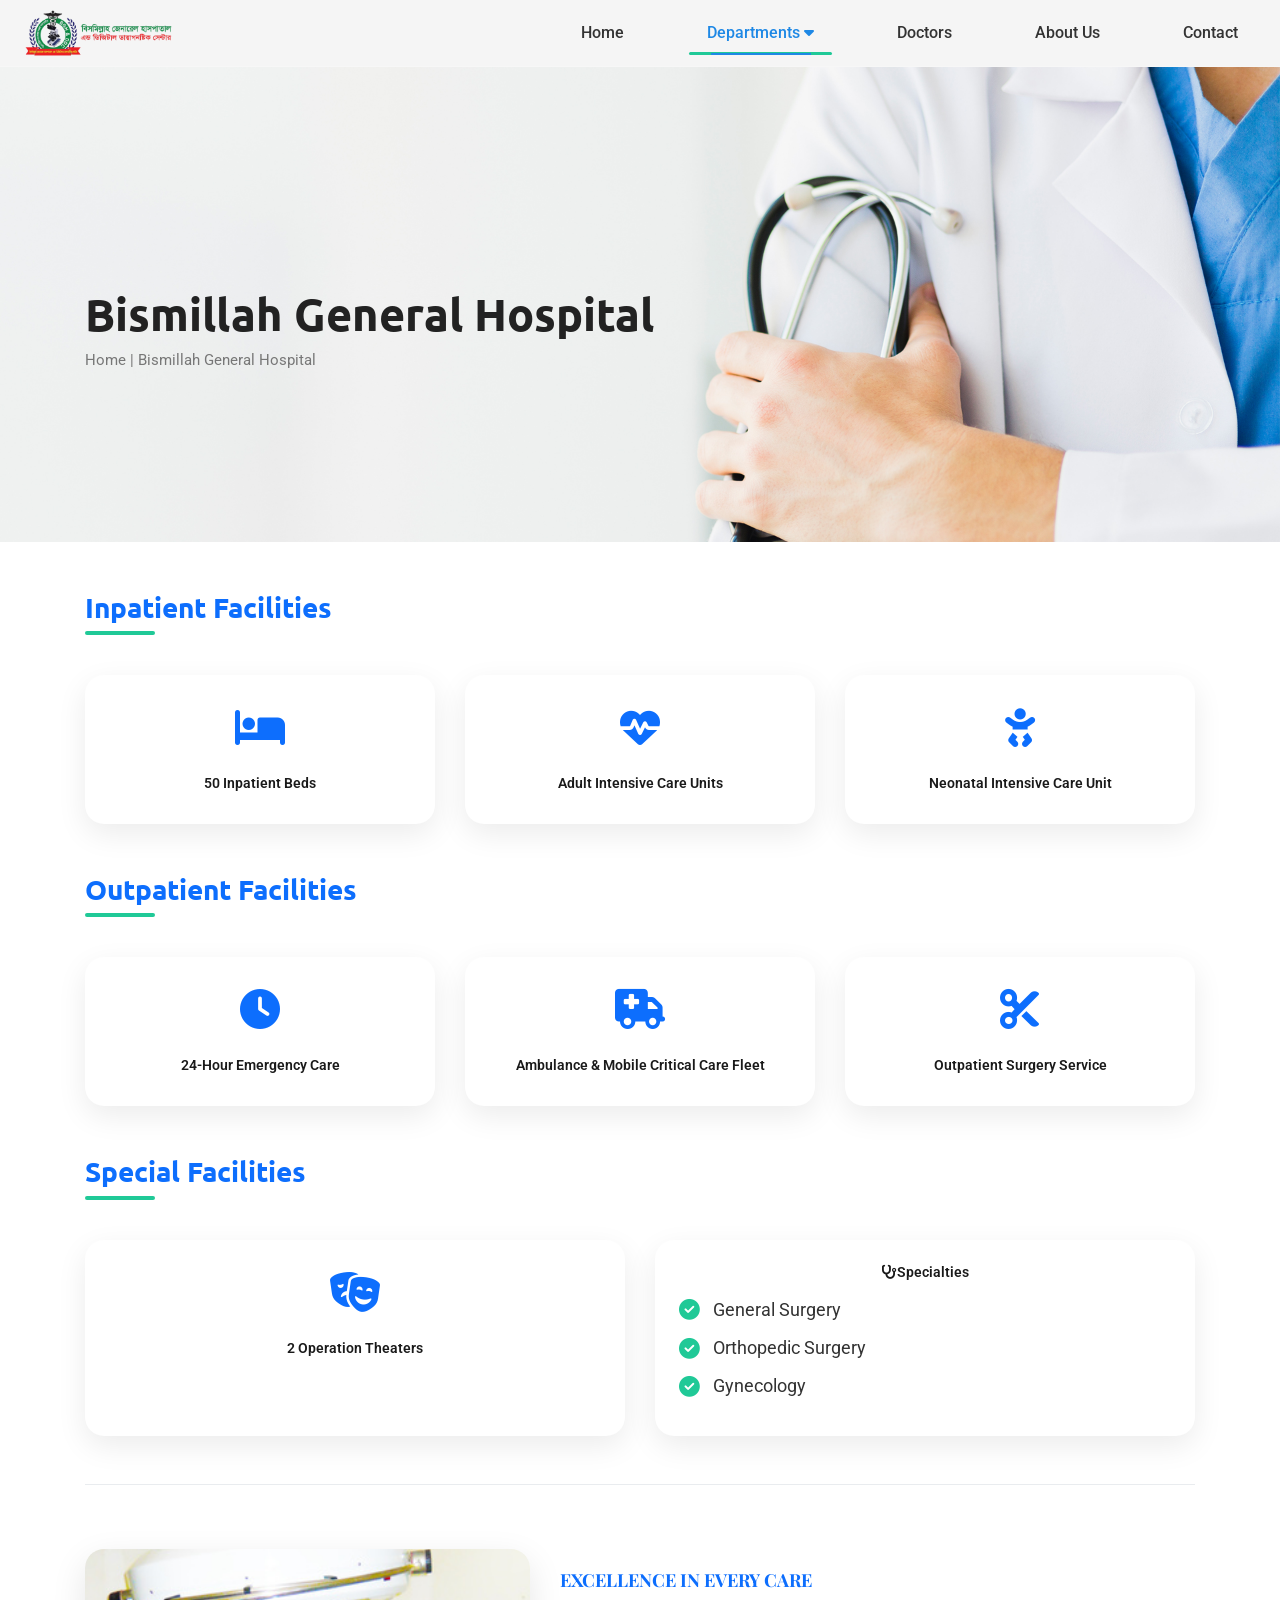
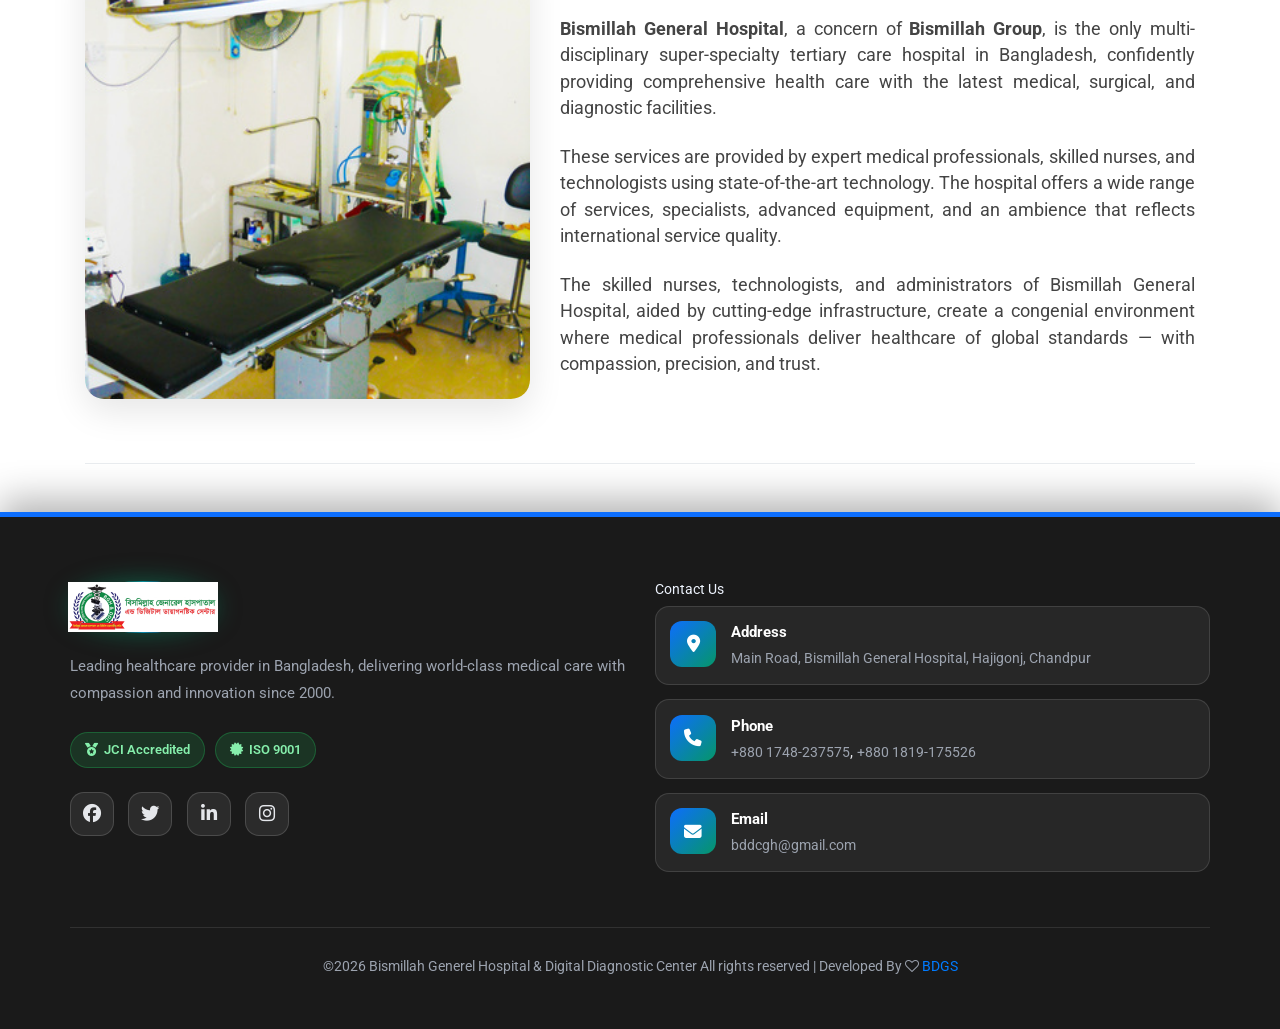
<file: department/bismillah-general-hospital.html>
<!DOCTYPE html>
<html lang="en">
<head>
    <!-- Required Meta Tags -->
    <meta charset="UTF-8">
    <meta name="viewport" content="width=device-width, initial-scale=1.0">
    <meta http-equiv="X-UA-Compatible" content="ie=edge">

    <!-- Page Title -->
    <title>Bismillah General Hospital</title>

    <!-- Favicon -->
    <link rel="shortcut icon" href="/assets/images/logo/favicon.bmp" type="image/x-icon">




    <!-- Font Awesome -->
    <link href="https://cdnjs.cloudflare.com/ajax/libs/font-awesome/6.5.0/css/all.min.css" rel="stylesheet">
    <!-- Google Fonts -->
    <link href="https://fonts.googleapis.com/css2?family=Montserrat:wght@400;500;600;700&family=Playfair+Display:wght@700&display=swap" rel="stylesheet">
    
    <!-- CSS Files -->
    <link rel="stylesheet" href="/assets/css/animate-3.7.0.css">
    <link rel="stylesheet" href="/assets/css/font-awesome-4.7.0.min.css">
    <link rel="stylesheet" href="/assets/css/bootstrap-4.1.3.min.css">
    <link rel="stylesheet" href="/assets/css/owl-carousel.min.css">
    <link rel="stylesheet" href="/assets/css/jquery.datetimepicker.min.css">
    <link rel="stylesheet" href="/assets/css/linearicons.css">
    <link rel="stylesheet" href="/assets/css/style.css">
</head>
<body>
    <!-- Preloader Starts -->
    <div class="preloader">
        <div class="spinner"></div>
    </div>
    <!-- Preloader End -->

    <!-- Header Area Starts -->
  <style>
    :root {
      --primary: #2ba8ce;
      --primary-light: #3bb2f6;
      --accent: #f59e0b;
      --text: #1f2937;
      --bg: #f8fafc;
      --card-bg: rgba(255, 255, 255, 0.15);
      --border: rgba(255, 255, 255, 0.2);
      --shadow: 0 8px 32px rgba(0, 0, 0, 0.1);
    }


    /* Header */
    .hospital-header {
      background: whitesmoke;
      backdrop-filter: blur(12px);
      -webkit-backdrop-filter: blur(12px);
      position: sticky;
      top: 0;
      z-index: 1000;
      border-bottom: 1px solid var(--border);
      padding: 0.5rem 0;
    }

    .header-container {
      max-width: 1400px;
      margin: 0 auto;
      padding: 0 1.5rem;
      display: flex;
      justify-content: space-between;
      align-items: center;
    }

    .logo a {
      display: flex;
      align-items: center;
      text-decoration: none;
      color: white;
      font-family: 'Playfair Display', serif;
      font-size: 1.8rem;
      font-weight: 700;
    }

    .logo img {
      height: 50px;
      margin-right: 12px;
      border-radius: 8px;
    }


    /* Navigation */
    .nav-menu {
      display: flex;
      list-style: none;
      gap: 2rem;
    }

    .nav-item {
      position: relative;
    }

    .nav-item > a {
      color: rgba(255, 255, 255, 0.9);
      text-decoration: none;
      font-weight: 500;
      font-size: 1rem;
      padding: 0.75rem 0;
      display: block;
      transition: all 0.3s ease;
      position: relative;
    }

    .nav-item > a::before {
      content: '';
      position: absolute;
      bottom: 0;
      left: 0;
      width: 0;
      height: 3px;
      background: var(--accent);
      border-radius: 2px;
      transition: width 0.4s ease;
    }

    .nav-item:hover > a,
    .nav-item.active > a {
      color: white;
    }

    .nav-item:hover > a::before,
    .nav-item.active > a::before {
      width: 100%;
    }

    /* Dropdown */
    .dropdown {
      position: absolute;
      top: 100%;
      left: 50%;
      transform: translateX(-50%);
      background: var(--card-bg);
      backdrop-filter: blur(16px);
      min-width: 280px;
      border-radius: 16px;
      border: 1px solid var(--border);
      box-shadow: var(--shadow);
      opacity: 0;
      visibility: hidden;
      transition: all 0.4s ease;
      padding: 1rem 0;
      margin-top: 1rem;
    }

    .nav-item:hover .dropdown {
      opacity: 1;
      visibility: visible;
      /* transform: translateX(-50%) translateY(8px); */
    }

    .dropdown a {
      display: flex;
      align-items: center;
      gap: 12px;
      padding: 0.75rem 1.5rem;
      color: #000;
      text-decoration: none;
      font-size: 0.95rem;
      transition: all 0.3s ease;

    }

    .dropdown a i {
      width: 20px;
      font-size: 1.1rem;
      color: var(--accent);
    }

    .dropdown a:hover {
      background: rgba(255, 255, 255, 0);
      padding-left: 2rem;     
       background-color: #697ea7b9;
       color: white;
    }

    /* CTA Button */
    .cta-btn {
      background: var(--accent);
      color: white;
      border: none;
      padding: 0.75rem 1.5rem;
      border-radius: 50px;
      font-weight: 600;
      font-size: 0.95rem;
      cursor: pointer;
      transition: all 0.3s ease;
      box-shadow: 0 4px 15px rgba(245, 158, 11, 0.3);
    }

    .cta-btn:hover {
      background: #f97316;
      transform: translateY(-2px);
      box-shadow: 0 6px 20px rgba(245, 158, 11, 0.4);
    }

    /* Mobile Toggle */
    .mobile-toggle {
      display: none;
      color: white;
      font-size: 1.5rem;
      cursor: pointer;
    }

    /* Mobile Menu */

    
    @media (max-width: 992px) {
      .nav-menu {
        position: fixed;
        top: 80px;
        left: -100%;
        width: 100%;
        height: calc(100vh - 80px);
            background-color:#8c93b3;
    color: #fff;
        backdrop-filter: blur(12px);
        flex-direction: column;
        padding: 2rem 1.5rem;
        transition: left 0.4s ease;
        overflow-y: auto;
      }

      .nav-menu.active {
        left: 0;
      }

      .nav-item > a {
        padding: 1rem 0;
        font-size: 1.1rem;
      }

      .dropdown {
        position: static;
        transform: none;
        background: rgba(0, 0, 0, 0.1);
        border: none;
        box-shadow: none;
        border-radius: 12px;
        margin: 0.5rem 0;
        display: none;
      }

      .dropdown.active {
        display: block;
      }

      .dropdown a {
        padding-left: 2.5rem;
      }

      .nav-item.open .dropdown {
        display: block;
      }

      .nav-item > a::after {
        content: '\f078';
        font-family: 'Font Awesome 6 Free';
        font-weight: 900;
        float: right;
        font-size: 0.9rem;
        transition: transform 0.3s;
      }

      .nav-item.open > a::after {
        transform: rotate(180deg);
      }

      .mobile-toggle {
        display: block;
      }

      .cta-btn {
        display: none;
      }
    }

    @media (max-width: 480px) {
      .logo a {
        font-size: 1.4rem;
      }
      .logo img {
        height: 40px;
      }
    }
  </style>

  <!-- Modern Hospital Header -->
  <header class="hospital-header">
    <div class="header-container">
      <div class="logo">
        <a href="/index.html">
          <img src="/assets/images/logo/logo.png" alt="Bismillah Generel Hospital & Digital Diagnostic Center">
        </a>
      </div>

      <nav>
        <ul class="nav-menu" id="nav-menu">
          <li class="nav-item active"><a href="/index.html">Home</a></li>
          
          <li class="nav-item">
            <a href="/departments.html">Departments <i class="fa-solid fa-caret-down"></i></a>
            <div class="dropdown">
              <a href="/department/bismillah-digital-diagonstic-center.html"><i class="fas fa-microscope"></i>Bismillah Digital Diagnostic Center</a>
              <a href="/department/bismillah-general-hospital.html"><i class="fas fa-hospital"></i>Bismillah General Hospital</a>
              <a href="/department/bismillah-physio-therapy-center.html"><i class="fas fa-running"></i>Bismillah Physiotherapy Center</a>
              <a href="/department/bismillah-rent-a-car.html"><i class="fas fa-car"></i>Bismillah Rent A Car</a>
              <a href="/department/bismillah-medicine-corner.html"><i class="fas fa-pills"></i>Bismillah Medicine Corner</a>
              <a href="/department/bismillah-dialysis-center.html"><i class="fas fa-heartbeat"></i>Bismillah Dialysis Center</a>
              <a href="/department/bismillah-ct-scan-center.html"><i class="fas fa-x-ray"></i>Bismillah CT Scan Center</a>
              <a href="/department/bismillah-ambulance-service.html"><i class="fas fa-ambulance"></i>Bismillah Ambulance Service</a>
            </div>
          </li>
          
          <li class="nav-item"><a href="/doctors.html">Doctors</a></li>
          <li class="nav-item"><a href="/about.html">About Us</a></li>
          <li class="nav-item"><a href="/contact.html">Contact</a></li>
        </ul>

        <div class="mobile-toggle" id="mobile-toggle">
          <i class="fas fa-bars text-success"></i>
        </div>
      </nav>
    </div>
  </header>

<script>
  document.addEventListener("DOMContentLoaded", function () {
    const currentPath = location.pathname.split('?')[0].split('#')[0]; // Clean URL
    const allLinks = document.querySelectorAll('.nav-menu a');

    // Reset all active states
    allLinks.forEach(link => {
      link.classList.remove('active');
      const parent = link.closest('.nav-item');
      if (parent) parent.classList.remove('active');
    });

    let matched = false;

    // Check each link
    allLinks.forEach(link => {
      let href = link.getAttribute('href') || '';
      href = href.split('?')[0].split('#')[0]; // Clean href

      // Normalize home
      if (href === '' || href === './' || href === 'index.html') href = '/';

      // Exact match
      if (href === currentPath || (currentPath === '/' && href === '/')) {
        link.classList.add('active');
        const parentLi = link.closest('.nav-item');
        if (parentLi) parentLi.classList.add('active');
        matched = true;
      }
    });

    // If no exact match, but in /department/ → activate parent + find closest submenu
    if (!matched && currentPath.startsWith('/department/')) {
      const deptParent = document.querySelector('.nav-item > a[href="/departments.html"]')?.parentElement;
      if (deptParent) deptParent.classList.add('active');

      // Find closest submenu match
      let bestMatch = null;
      let maxOverlap = 0;

      document.querySelectorAll('.dropdown a').forEach(subLink => {
        const subHref = subLink.getAttribute('href').split('?')[0].split('#')[0];
        if (currentPath.includes(subHref.split('/').pop().replace('.html', ''))) {
          const overlap = subHref.length;
          if (overlap > maxOverlap) {
            maxOverlap = overlap;
            bestMatch = subLink;
          }
        }
      });

      if (bestMatch) {
        bestMatch.classList.add('active');
      }
    }
  });

  // Mobile Toggle
  const mobileToggle = document.getElementById('mobile-toggle');
  const navMenu = document.getElementById('nav-menu');
  mobileToggle.addEventListener('click', e => {
    e.stopPropagation();
    navMenu.classList.toggle('active');
  });

  // Mobile Dropdown
  document.querySelectorAll('.nav-item > a').forEach(a => {
    a.addEventListener('click', function (e) {
      if (window.innerWidth <= 992 && this.nextElementSibling?.classList.contains('dropdown')) {
        e.preventDefault();
        const li = this.parentElement;
        li.classList.toggle('open');
        const dd = li.querySelector('.dropdown');
        dd.classList.toggle('active');
      }
    });
  });

  // Close on outside click
  document.addEventListener('click', e => {
    if (!e.target.closest('.hospital-header')) {
      navMenu.classList.remove('active');
      document.querySelectorAll('.nav-item').forEach(i => {
        i.classList.remove('open');
        i.querySelector('.dropdown')?.classList.remove('active');
      });
    }
  });
</script>
    <!-- Header Area End -->

    <!-- Banner Area Starts -->
    <section class="banner-area other-page">
        <div class="container">
            <div class="row">
                <div class="col-lg-12">
                    <h1>Bismillah General Hospital</h1>
                    <a href="/index.html">Home</a> <span>|</span> <a href="/department/bismillah-general-hospital.html">Bismillah General Hospital</a>
                </div>
            </div>
        </div>
    </section>
    <!-- Banner Area End -->



<!-- Your content here -->

<style>
        :root {
            --primary: #0d6efd;
            --dark: #1a1a1a;
            --light: #f8f9fa;
            --accent: #20c997;
            --gray: #6c757d;
        }

        /* Section Title */
        .section-title {
            font-weight: 600;
            color: var(--primary);
            position: relative;
            padding-bottom: 12px;
            margin-bottom: 2.5rem;
            display: inline-block;
           font-size: 28px !important;
        }
        .section-title::after {
            content: '';
            position: absolute;
            left: 0;
            bottom: 0;
            width: 70px;
            height: 4px;
            background: var(--accent);
            border-radius: 2px;
        }

        /* Feature Cards */
        .feature-card {
            background: #fff;
            border: none;
            border-radius: 1.2rem;
            overflow: hidden;
            box-shadow: 0 10px 30px rgba(0,0,0,0.08);
            transition: all .35s ease;
            height: 100%;
            text-align: center;
        }
        .feature-card:hover {
            transform: translateY(-10px);
            box-shadow: 0 20px 40px rgba(0,0,0,0.15);
        }
        .feature-card .icon {
            font-size: 2.5rem;
            color: var(--primary);
            margin-bottom: 1rem;
        }
        .feature-card h5 {
            font-weight: 600;
            color: var(--dark);
        }

        /* Description Section – Normal Flow, Professional */
        .description-section {
            padding: 4rem 0;
            /* background: linear-gradient(135deg, #f9fcff 0%, #f5f9ff 100%); */
            border-top: 1px solid #e9ecef;
            border-bottom: 1px solid #e9ecef;
        }
        .description-img {
            width: 100%;
            height: auto;
            max-height: 450px;
            object-fit: cover;
            border-radius: 1.2rem;
            box-shadow: 0 12px 35px rgba(0,0,0,0.1);
        }
        .description-text h3 {
            font-family: 'Playfair Display', serif;
            color: var(--primary);
            font-size: 2.2rem;
            margin-bottom: 1.5rem;
            font-weight: 700;
        }
        .description-text p {
            font-size: 1.1rem;
            color: #444;
            margin-bottom: 1.4rem;
            text-align: justify;
        }
        .description-text p:last-child { margin-bottom: 0; }

        /* Specialties */
        .specialty-list {
            list-style: none;
            padding: 0;
        }
        .specialty-list li {
            font-size: 1.1rem;
            margin-bottom: .75rem;
            display: flex;
            align-items: center;
            color: #333;
        }
        .specialty-list i {
            color: var(--accent);
            margin-right: .8rem;
            font-size: 1.3rem;
        }

        /* Back to Top */
        /* #backTop {
            position: fixed;
            bottom: 30px;
            right: 30px;
            width: 52px;
            height: 52px;
            background: var(--primary);
            color: #fff;
            border: none;
            border-radius: 50%;
            font-size: 1.6rem;
            display: none;
            align-items: center;
            justify-content: center;
            box-shadow: 0 5px 15px rgba(0,0,0,0.2);
            transition: .3s ease;
            z-index: 1000;
        }
        #backTop:hover {
            background: var(--accent);
            transform: scale(1.1);
        } */

       
        @media (max-width: 992px) {
            .description-img { margin-bottom: 2rem; }
            .description-text { text-align: center; }
        }
        @media (max-width: 768px) {
            .hero h1 { font-size: 2.6rem; }
            .hero .lead { font-size: 1.1rem; }
            .description-text h3 { font-size: 1.9rem; }
        }
    </style>




<div class="container py-5">

    <!-- Inpatient Facilities -->
    <section class="mb-5">
        <h2 class="section-title">Inpatient Facilities</h2>
        <div class="row g-4">
            <div class="col-md-4">
                <div class="feature-card p-4">
                    <div class="icon"><i class="fas fa-bed"></i></div>
                    <h5>50 Inpatient Beds</h5>
                </div>
            </div>
            <div class="col-md-4">
                <div class="feature-card p-4">
                    <div class="icon"><i class="fas fa-heartbeat"></i></div>
                    <h5>Adult Intensive Care Units</h5>
                </div>
            </div>
            <div class="col-md-4">
                <div class="feature-card p-4">
                    <div class="icon"><i class="fas fa-baby"></i></div>
                    <h5>Neonatal Intensive Care Unit</h5>
                </div>
            </div>
        </div>
    </section>

    <!-- Outpatient Facilities -->
    <section class="mb-5">
        <h2 class="section-title">Outpatient Facilities</h2>
        <div class="row g-4">
            <div class="col-md-4">
                <div class="feature-card p-4">
                    <div class="icon"><i class="fas fa-clock"></i></div>
                    <h5>24-hour Emergency Care</h5>
                </div>
            </div>
            <div class="col-md-4">
                <div class="feature-card p-4">
                    <div class="icon"><i class="fas fa-ambulance"></i></div>
                    <h5>Ambulance & Mobile Critical Care Fleet</h5>
                </div>
            </div>
            <div class="col-md-4">
                <div class="feature-card p-4">
                    <div class="icon"><i class="fas fa-scissors"></i></div>
                    <h5>Outpatient Surgery Service</h5>
                </div>
            </div>
        </div>
    </section>

    <!-- Special Facilities -->
    <section class="mb-5">
        <h2 class="section-title">Special Facilities</h2>
        <div class="row g-4">
            <div class="col-md-6">
                <div class="feature-card p-4 text-center">
                    <div class="icon"><i class="fas fa-theater-masks"></i></div>
                    <h5>2 Operation Theaters</h5>
                </div>
            </div>
            <div class="col-md-6">
                <div class="feature-card p-4">
                    <h5 class="mb-3"><i class="fas fa-stethoscope me-2"></i>Specialties</h5>
                    <ul class="specialty-list">
                        <li><i class="fas fa-check-circle"></i> General Surgery</li>
                        <li><i class="fas fa-check-circle"></i> Orthopedic Surgery</li>
                        <li><i class="fas fa-check-circle"></i> Gynecology</li>
                    </ul>
                </div>
            </div>
        </div>
    </section>

    <!-- Hospital Description – Normal, Professional, No Card -->
    <section class="description-section">
        <div class="row align-items-center">
            <!-- Image -->
            <div class="col-lg-5 mb-4 mb-lg-0">
                <img src="/assets/images/ot.jpg" 
                     alt="Inside Bismillah General Hospital" class="description-img img-fluid">
            </div>
            <!-- Text -->
            <div class="col-lg-7">
                <div class="description-text ps-lg-4">
                    <h3>Excellence in Every Care</h3>
                    <p>
                        <strong>Bismillah General Hospital</strong>, a concern of <strong>Bismillah Group</strong>, is the only multi-disciplinary super-specialty tertiary care hospital in Bangladesh, confidently providing comprehensive health care with the latest medical, surgical, and diagnostic facilities.
                    </p>
                    <p>
                        These services are provided by expert medical professionals, skilled nurses, and technologists using state-of-the-art technology. The hospital offers a wide range of services, specialists, advanced equipment, and an ambience that reflects international service quality.
                    </p>
                    <p>
                        The skilled nurses, technologists, and administrators of Bismillah General Hospital, aided by cutting-edge infrastructure, create a congenial environment where medical professionals deliver healthcare of global standards — with compassion, precision, and trust.
                    </p>
                </div>
            </div>
        </div>
    </section>

</div>

<!-- Back to Top -->
<!-- <button id="backTop" title="Back to top"><i class="fas fa-arrow-up"></i></button> -->








    <!-- Footer Area Starts -->

    <!-- Minimal Hospital Footer -->
    <footer class="hospital-footer">

        <div class="container footer-container">
            <div class="row gy-5">
                <!-- Branding & About -->
                <div class="col-lg-6 col-md-6">
                    <div class="footer-logo">
                        <div class="logo-circle">
                            <img src="/assets/images/logo/logo-2.jpg" alt="Bismillah Generel Hospital & Digital Diagnostic Center">
                        </div>
                        
                    </div>
                    <p class="mb-4" style="color: #9ca3af; line-height: 1.8; font-size: 0.95rem;">
                        Leading healthcare provider in Bangladesh, delivering world-class medical care with compassion and innovation since 2000.
                    </p>
                    
                    <div class="certifications">
                        <div class="cert-badge">
                            <i class="fas fa-medal"></i> JCI Accredited
                        </div>
                        <div class="cert-badge">
                            <i class="fas fa-certificate"></i> ISO 9001
                        </div>
                    </div>

                    <div class="social-links">
                        <a class="fta" aria-label="Facebook"><i class="fab fa-facebook-f"></i></a>
                        <a class="fta" href="#" aria-label="Twitter"><i class="fab fa-twitter"></i></a>
                        <a class="fta" href="#" aria-label="LinkedIn"><i class="fab fa-linkedin-in"></i></a>
                        <a class="fta" href="#" aria-label="Instagram"><i class="fab fa-instagram"></i></a>
                    </div>
                </div>

                <!-- Contact Info -->
                <div class="col-lg-6 col-md-6">
                    <h5 class="footer-title">Contact Us</h5>
                    
                    <div class="contacts-card">
                        <div class="contacts-icon">
                            <i class="fas fa-map-marker-alt"></i>
                        </div>
                        <div class="contacts-content">
                            <strong>Address</strong>
                            <small>Main Road, Bismillah General Hospital,
Hajigonj, Chandpur</small>
                        </div>
                    </div>

                    <div class="contacts-card">
                        <div class="contacts-icon">
                            <i class="fas fa-phone"></i>
                        </div>
                        <div class="contacts-content">
                            <strong>Phone</strong>
                            <a href="tel:+8801748237575">+880 1748-237575</a>,
                            <a href="tel:+8801819175526">+880 1819-175526</a>
                        </div>
                    </div>

                    <div class="contacts-card">
                        <div class="contacts-icon">
                            <i class="fas fa-envelope"></i>
                        </div>
                        <div class="contacts-content">
                            <strong>Email</strong>
                            <a href="mailto:bddcgh@gmail.com">bddcgh@gmail.com</a>
                        </div>
                    </div>
                </div>
            </div>

            <!-- Footer Bottom -->
            <div class="footer-bottom">
                <p class="mb-0"><span>
 &copy;<script>document.write(new Date().getFullYear());</script> Bismillah Generel Hospital & Digital Diagnostic Center All rights reserved | Developed By <i class="fa fa-heart-o" aria-hidden="true"></i> <a href="https://bdgs.netlify.app" target="_blank">BDGS</a>
</span>
                </p>
                
            </div>
        </div>
    </footer>

    <!-- Footer Area End -->


    <!-- Javascript -->
    <script src="/assets/js/vendor/jquery-2.2.4.min.js"></script>
	<script src="/assets/js/vendor/bootstrap-4.1.3.min.js"></script>
    <script src="/assets/js/vendor/wow.min.js"></script>
    <script src="/assets/js/vendor/owl-carousel.min.js"></script>
    <script src="/assets/js/vendor/jquery.datetimepicker.full.min.js"></script>
    <script src="/assets/js/vendor/jquery.nice-select.min.js"></script>
    <script src="/assets/js/vendor/superfish.min.js"></script>
    <script src="/assets/js/main.js"></script>

</body>
</html>
</file>
<file: assets/css/linearicons.css>
@font-face {
	font-family: 'Linearicons-Free';
	src:url('../fonts/Linearicons-Free.eot?w118d');
	src:url('../fonts/Linearicons-Free.eot?#iefixw118d') format('embedded-opentype'),
		url('../fonts/Linearicons-Free.woff2?w118d') format('woff2'),
		url('../fonts/Linearicons-Free.woff?w118d') format('woff'),
		url('../fonts/Linearicons-Free.ttf?w118d') format('truetype'),
		url('../fonts/Linearicons-Free.svg?w118d#Linearicons-Free') format('svg');
	font-weight: normal;
	font-style: normal;
}

.lnr {
	font-family: 'Linearicons-Free';
	speak: none;
	font-style: normal;
	font-weight: normal;
	font-variant: normal;
	text-transform: none;
	line-height: 1;

	/* Better Font Rendering =========== */
	-webkit-font-smoothing: antialiased;
	-moz-osx-font-smoothing: grayscale;
}

.lnr-home:before {
	content: "\e800";
}
.lnr-apartment:before {
	content: "\e801";
}
.lnr-pencil:before {
	content: "\e802";
}
.lnr-magic-wand:before {
	content: "\e803";
}
.lnr-drop:before {
	content: "\e804";
}
.lnr-lighter:before {
	content: "\e805";
}
.lnr-poop:before {
	content: "\e806";
}
.lnr-sun:before {
	content: "\e807";
}
.lnr-moon:before {
	content: "\e808";
}
.lnr-cloud:before {
	content: "\e809";
}
.lnr-cloud-upload:before {
	content: "\e80a";
}
.lnr-cloud-download:before {
	content: "\e80b";
}
.lnr-cloud-sync:before {
	content: "\e80c";
}
.lnr-cloud-check:before {
	content: "\e80d";
}
.lnr-database:before {
	content: "\e80e";
}
.lnr-lock:before {
	content: "\e80f";
}
.lnr-cog:before {
	content: "\e810";
}
.lnr-trash:before {
	content: "\e811";
}
.lnr-dice:before {
	content: "\e812";
}
.lnr-heart:before {
	content: "\e813";
}
.lnr-star:before {
	content: "\e814";
}
.lnr-star-half:before {
	content: "\e815";
}
.lnr-star-empty:before {
	content: "\e816";
}
.lnr-flag:before {
	content: "\e817";
}
.lnr-envelope:before {
	content: "\e818";
}
.lnr-paperclip:before {
	content: "\e819";
}
.lnr-inbox:before {
	content: "\e81a";
}
.lnr-eye:before {
	content: "\e81b";
}
.lnr-printer:before {
	content: "\e81c";
}
.lnr-file-empty:before {
	content: "\e81d";
}
.lnr-file-add:before {
	content: "\e81e";
}
.lnr-enter:before {
	content: "\e81f";
}
.lnr-exit:before {
	content: "\e820";
}
.lnr-graduation-hat:before {
	content: "\e821";
}
.lnr-license:before {
	content: "\e822";
}
.lnr-music-note:before {
	content: "\e823";
}
.lnr-film-play:before {
	content: "\e824";
}
.lnr-camera-video:before {
	content: "\e825";
}
.lnr-camera:before {
	content: "\e826";
}
.lnr-picture:before {
	content: "\e827";
}
.lnr-book:before {
	content: "\e828";
}
.lnr-bookmark:before {
	content: "\e829";
}
.lnr-user:before {
	content: "\e82a";
}
.lnr-users:before {
	content: "\e82b";
}
.lnr-shirt:before {
	content: "\e82c";
}
.lnr-store:before {
	content: "\e82d";
}
.lnr-cart:before {
	content: "\e82e";
}
.lnr-tag:before {
	content: "\e82f";
}
.lnr-phone-handset:before {
	content: "\e830";
}
.lnr-phone:before {
	content: "\e831";
}
.lnr-pushpin:before {
	content: "\e832";
}
.lnr-map-marker:before {
	content: "\e833";
}
.lnr-map:before {
	content: "\e834";
}
.lnr-location:before {
	content: "\e835";
}
.lnr-calendar-full:before {
	content: "\e836";
}
.lnr-keyboard:before {
	content: "\e837";
}
.lnr-spell-check:before {
	content: "\e838";
}
.lnr-screen:before {
	content: "\e839";
}
.lnr-smartphone:before {
	content: "\e83a";
}
.lnr-tablet:before {
	content: "\e83b";
}
.lnr-laptop:before {
	content: "\e83c";
}
.lnr-laptop-phone:before {
	content: "\e83d";
}
.lnr-power-switch:before {
	content: "\e83e";
}
.lnr-bubble:before {
	content: "\e83f";
}
.lnr-heart-pulse:before {
	content: "\e840";
}
.lnr-construction:before {
	content: "\e841";
}
.lnr-pie-chart:before {
	content: "\e842";
}
.lnr-chart-bars:before {
	content: "\e843";
}
.lnr-gift:before {
	content: "\e844";
}
.lnr-diamond:before {
	content: "\e845";
}
.lnr-linearicons:before {
	content: "\e846";
}
.lnr-dinner:before {
	content: "\e847";
}
.lnr-coffee-cup:before {
	content: "\e848";
}
.lnr-leaf:before {
	content: "\e849";
}
.lnr-paw:before {
	content: "\e84a";
}
.lnr-rocket:before {
	content: "\e84b";
}
.lnr-briefcase:before {
	content: "\e84c";
}
.lnr-bus:before {
	content: "\e84d";
}
.lnr-car:before {
	content: "\e84e";
}
.lnr-train:before {
	content: "\e84f";
}
.lnr-bicycle:before {
	content: "\e850";
}
.lnr-wheelchair:before {
	content: "\e851";
}
.lnr-select:before {
	content: "\e852";
}
.lnr-earth:before {
	content: "\e853";
}
.lnr-smile:before {
	content: "\e854";
}
.lnr-sad:before {
	content: "\e855";
}
.lnr-neutral:before {
	content: "\e856";
}
.lnr-mustache:before {
	content: "\e857";
}
.lnr-alarm:before {
	content: "\e858";
}
.lnr-bullhorn:before {
	content: "\e859";
}
.lnr-volume-high:before {
	content: "\e85a";
}
.lnr-volume-medium:before {
	content: "\e85b";
}
.lnr-volume-low:before {
	content: "\e85c";
}
.lnr-volume:before {
	content: "\e85d";
}
.lnr-mic:before {
	content: "\e85e";
}
.lnr-hourglass:before {
	content: "\e85f";
}
.lnr-undo:before {
	content: "\e860";
}
.lnr-redo:before {
	content: "\e861";
}
.lnr-sync:before {
	content: "\e862";
}
.lnr-history:before {
	content: "\e863";
}
.lnr-clock:before {
	content: "\e864";
}
.lnr-download:before {
	content: "\e865";
}
.lnr-upload:before {
	content: "\e866";
}
.lnr-enter-down:before {
	content: "\e867";
}
.lnr-exit-up:before {
	content: "\e868";
}
.lnr-bug:before {
	content: "\e869";
}
.lnr-code:before {
	content: "\e86a";
}
.lnr-link:before {
	content: "\e86b";
}
.lnr-unlink:before {
	content: "\e86c";
}
.lnr-thumbs-up:before {
	content: "\e86d";
}
.lnr-thumbs-down:before {
	content: "\e86e";
}
.lnr-magnifier:before {
	content: "\e86f";
}
.lnr-cross:before {
	content: "\e870";
}
.lnr-menu:before {
	content: "\e871";
}
.lnr-list:before {
	content: "\e872";
}
.lnr-chevron-up:before {
	content: "\e873";
}
.lnr-chevron-down:before {
	content: "\e874";
}
.lnr-chevron-left:before {
	content: "\e875";
}
.lnr-chevron-right:before {
	content: "\e876";
}
.lnr-arrow-up:before {
	content: "\e877";
}
.lnr-arrow-down:before {
	content: "\e878";
}
.lnr-arrow-left:before {
	content: "\e879";
}
.lnr-arrow-right:before {
	content: "\e87a";
}
.lnr-move:before {
	content: "\e87b";
}
.lnr-warning:before {
	content: "\e87c";
}
.lnr-question-circle:before {
	content: "\e87d";
}
.lnr-menu-circle:before {
	content: "\e87e";
}
.lnr-checkmark-circle:before {
	content: "\e87f";
}
.lnr-cross-circle:before {
	content: "\e880";
}
.lnr-plus-circle:before {
	content: "\e881";
}
.lnr-circle-minus:before {
	content: "\e882";
}
.lnr-arrow-up-circle:before {
	content: "\e883";
}
.lnr-arrow-down-circle:before {
	content: "\e884";
}
.lnr-arrow-left-circle:before {
	content: "\e885";
}
.lnr-arrow-right-circle:before {
	content: "\e886";
}
.lnr-chevron-up-circle:before {
	content: "\e887";
}
.lnr-chevron-down-circle:before {
	content: "\e888";
}
.lnr-chevron-left-circle:before {
	content: "\e889";
}
.lnr-chevron-right-circle:before {
	content: "\e88a";
}
.lnr-crop:before {
	content: "\e88b";
}
.lnr-frame-expand:before {
	content: "\e88c";
}
.lnr-frame-contract:before {
	content: "\e88d";
}
.lnr-layers:before {
	content: "\e88e";
}
.lnr-funnel:before {
	content: "\e88f";
}
.lnr-text-format:before {
	content: "\e890";
}
.lnr-text-format-remove:before {
	content: "\e891";
}
.lnr-text-size:before {
	content: "\e892";
}
.lnr-bold:before {
	content: "\e893";
}
.lnr-italic:before {
	content: "\e894";
}
.lnr-underline:before {
	content: "\e895";
}
.lnr-strikethrough:before {
	content: "\e896";
}
.lnr-highlight:before {
	content: "\e897";
}
.lnr-text-align-left:before {
	content: "\e898";
}
.lnr-text-align-center:before {
	content: "\e899";
}
.lnr-text-align-right:before {
	content: "\e89a";
}
.lnr-text-align-justify:before {
	content: "\e89b";
}
.lnr-line-spacing:before {
	content: "\e89c";
}
.lnr-indent-increase:before {
	content: "\e89d";
}
.lnr-indent-decrease:before {
	content: "\e89e";
}
.lnr-pilcrow:before {
	content: "\e89f";
}
.lnr-direction-ltr:before {
	content: "\e8a0";
}
.lnr-direction-rtl:before {
	content: "\e8a1";
}
.lnr-page-break:before {
	content: "\e8a2";
}
.lnr-sort-alpha-asc:before {
	content: "\e8a3";
}
.lnr-sort-amount-asc:before {
	content: "\e8a4";
}
.lnr-hand:before {
	content: "\e8a5";
}
.lnr-pointer-up:before {
	content: "\e8a6";
}
.lnr-pointer-right:before {
	content: "\e8a7";
}
.lnr-pointer-down:before {
	content: "\e8a8";
}
.lnr-pointer-left:before {
	content: "\e8a9";
}
</file>
<file: assets/css/style.css>
@import url("https://fonts.googleapis.com/css?family=Roboto:300,400,500,700,900");@import url("https://fonts.googleapis.com/css?family=Ubuntu:400,500,700");body{color:#777;font-family:"Roboto",sans-serif;font-size:15px;font-weight:400}h1{color:#222;font-family:"Ubuntu",sans-serif;font-size:45px !important;font-weight:700}h2{color:#222;font-family:"Ubuntu",sans-serif;font-size:36px !important;font-weight:700}h3{color:#222;font-family:"Ubuntu",sans-serif;font-size:18px !important;font-weight:700;text-transform:uppercase}h4{color:#222;font-family:"Ubuntu",sans-serif;font-size:16px !important;font-weight:400}h5{color:#777;font-family:"Roboto",sans-serif;text-transform:capitalize;font-size:14px !important;font-weight:400}h6{color:#777;font-size:12px !important;font-family:"Roboto",sans-serif;text-transform:uppercase;font-weight:500}ul{margin:0;padding:0;list-style:none}a:hover,a:focus{text-decoration:none}input:focus,textarea:focus{outline:none}.spinner{width:40px;height:40px;margin:100px auto;background-color:#244cfd;border-radius:100%;-webkit-animation:sk-scaleout 1.0s infinite ease-in-out;animation:sk-scaleout 1.0s infinite ease-in-out}@-webkit-keyframes sk-scaleout{0%{-webkit-transform:scale(0)}100%{-webkit-transform:scale(1);opacity:0}}@keyframes sk-scaleout{0%{-webkit-transform:scale(0);transform:scale(0)}100%{-webkit-transform:scale(1);transform:scale(1);opacity:0}}.preloader{position:fixed;top:0;left:0;width:100%;height:100%;background:#fff;z-index:5}.preloader .spinner{position:absolute;top:50%;left:50%;margin:0;-webkit-transform:translate(-50%, -50%);-moz-transform:translate(-50%, -50%);-ms-transform:translate(-50%, -50%);-o-transform:translate(-50%, -50%);transform:translate(-50%, -50%)}.nav-menu,.nav-menu *{margin:0;padding:0;list-style:none}.nav-menu ul{position:absolute;display:none;top:100%;left:0;z-index:99}.nav-menu li{position:relative;white-space:nowrap}.nav-menu>li{float:left}.nav-menu li:hover>ul,.nav-menu li.sfHover>ul{display:block}.nav-menu ul ul{top:0;left:100%}.nav-menu ul li{min-width:180px;text-align:left}.menu-has-children ul li a{padding:4px 10px !important;text-transform:uppercase !important}.sf-arrows .sf-with-ul{padding-right:30px}.sf-arrows .sf-with-ul:after{content:"\f107";position:absolute;right:15px;font-family:FontAwesome;font-style:normal;font-weight:normal}.sf-arrows ul .sf-with-ul:after{content:"\f105"}#nav-menu-container{margin:0}@media (max-width: 960px){#nav-menu-container{display:none}}.nav-menu a{padding:7px 10px;text-decoration:none;display:inline-block;color:#222;font-weight:500;font-size:12px;text-transform:uppercase;outline:none}.nav-menu>li{margin-left:15px}.nav-menu ul{margin:14px 0 0 0;padding:10px;box-shadow:0px 0px 30px rgba(127,137,161,0.25);background:#fff}.nav-menu ul li{transition:0.3s}.nav-menu ul li a{padding:10px;color:#333;transition:0.3s;display:block;font-size:12px;text-transform:none}.nav-menu ul li:hover>a{color:#244cfd}.nav-menu ul ul{margin:0}#mobile-nav-toggle{position:fixed;right:15px;z-index:999;top:16px;border:0;background:none;font-size:24px;display:none;transition:all 0.4s;outline:none;cursor:pointer}#mobile-nav-toggle i{color:#5de7ff;font-weight:900}@media (max-width: 960px){#mobile-nav-toggle{display:inline}#nav-menu-container{display:none}}#mobile-nav{position:fixed;top:0;padding-top:18px;bottom:0;z-index:998;background:rgba(0,0,0,0.8);left:-260px;width:260px;overflow-y:auto;transition:0.4s}#mobile-nav ul{padding:0;margin:0;list-style:none}#mobile-nav ul li{position:relative}#mobile-nav ul li a{color:#fff;font-size:13px;text-transform:uppercase;overflow:hidden;padding:10px 22px 10px 15px;position:relative;text-decoration:none;width:100%;display:block;outline:none;font-weight:700}#mobile-nav ul li a:hover{color:#fff}#mobile-nav ul li li{padding-left:30px}#mobile-nav ul .menu-has-children i{position:absolute;right:0;z-index:99;padding:15px;cursor:pointer;color:#fff}#mobile-nav ul .menu-has-children i.fa-chevron-up{color:#244cfd}#mobile-nav ul .menu-has-children li a{text-transform:capitalize}#mobile-nav ul .menu-item-active{color:#15e4fd}#mobile-body-overly{width:100%;height:100%;z-index:997;top:0;left:0;position:fixed;background:rgba(0,0,0,0.7);display:none}body.mobile-nav-active{overflow:hidden}body.mobile-nav-active #mobile-nav{left:0}body.mobile-nav-active #mobile-nav-toggle{color:#fff}.header-top{padding:10px 0;background:rgba(255,255,255,0.8);position:absolute;top:0;left:0;width:100%;z-index:1}.header-top h6{margin-top:6px}.header-top h6 i{font-size:18px;position:relative;top:2px}@media (min-width: 768px) and (max-width: 991.98px){.header-top{display:none}}@media (min-width: 576px) and (max-width: 767.98px){.header-top{display:none}}@media (max-width: 575.98px){.header-top{display:none}}.header-top .social-links ul{float:right;margin-top:5px}.header-top .social-links ul li{display:inline;margin-left:15px}.header-top .social-links ul li a{color:#777;-webkit-transition:all .3s ease-in-out;-moz-transition:all .3s ease-in-out;-o-transition:all .3s ease-in-out;transition:all 0.3s ease-in-out}.header-top .social-links ul li a:hover{color:#244cfd}#header{padding:14px 0;position:fixed;left:0;top:48px;right:0;transition:all 0.5s;z-index:997}@media (min-width: 768px) and (max-width: 991.98px){#header{top:0}}@media (min-width: 576px) and (max-width: 767.98px){#header{top:0}}@media (max-width: 575.98px){#header{top:0}}#header.header-scrolled{background:#f9f9fd;transition:all 0.5s;top:0}@media (max-width: 673px){#logo{margin-left:20px}}#header #logo h1{font-size:34px;margin:0;padding:0;line-height:1;font-weight:700;letter-spacing:3px}#header #logo h1 a,#header #logo h1 a:hover{color:#fff;padding-left:10px;border-left:4px solid #244cfd}#header #logo img{padding:0;margin:0}@media (max-width: 768px){#header #logo h1{font-size:28px}#header #logo img{max-height:40px}}.banner-area{padding:400px 0 350px;background-color:#b0b0b0;background-image:url("../images/banner-bg.jpg");background-repeat:no-repeat;background-position:center;background-size:cover;position:relative}@media (min-width: 768px) and (max-width: 991.98px){.banner-area{padding:280px 0}}@media (min-width: 576px) and (max-width: 767.98px){.banner-area{padding:250px 0}}@media (max-width: 575.98px){.banner-area{padding:200px 0}}.single-feature{background:#f9f9fd;-webkit-border-radius:5px;-moz-border-radius:5px;-ms-border-radius:5px;-o-border-radius:5px;border-radius:5px;-webkit-transition:.5s;-moz-transition:.5s;-o-transition:.5s;transition:.5s}.single-feature img{margin-bottom:40px}.single-feature:hover{background:#fff;-webkit-box-shadow:0 5px 20px rgba(0,0,0,0.1);-moz-box-shadow:0 5px 20px rgba(0,0,0,0.1);box-shadow:0 5px 20px rgba(0,0,0,0.1)}.welcome-img img{width:120%;position:relative;z-index:1}@media (min-width: 768px) and (max-width: 991.98px){.welcome-img img{width:100%}}@media (min-width: 576px) and (max-width: 767.98px){.welcome-img img{width:100%}}@media (max-width: 575.98px){.welcome-img img{width:100%}}.welcome-text{padding:100px;border:10px solid #f9f9f9}@media (min-width: 576px) and (max-width: 767.98px){.welcome-text{padding:50px}}@media (max-width: 575.98px){.welcome-text{padding:40px 20px}}.department-area{background:#f9f9fd}.department-area .single-slide{margin:0 5% 20px}.department-area .single-slide:hover .item-padding{-webkit-box-shadow:0 5px 20px rgba(0,0,0,0.1);-moz-box-shadow:0 5px 20px rgba(0,0,0,0.1);box-shadow:0 5px 20px rgba(0,0,0,0.1)}.department-area .single-slide:hover .slide-img .hover-state{filter:progid:DXImageTransform.Microsoft.Alpha(Opacity=100);opacity:1;visibility:visible}.department-area .single-slide .item-padding{background:#fff;padding:40px;-webkit-transition:.5s;-moz-transition:.5s;-o-transition:.5s;transition:.5s}@media (max-width: 575.98px){.department-area .single-slide .item-padding{padding:40px 20px}}.department-area .single-slide .slide-img{position:relative;-webkit-border-radius:5px;-moz-border-radius:5px;-ms-border-radius:5px;-o-border-radius:5px;border-radius:5px;overflow:hidden}.department-area .single-slide .slide-img .hover-state{position:absolute;top:0;left:0;width:100%;height:100%;background:rgba(1,2,14,0.4);-webkit-transition:.5s;-moz-transition:.5s;-o-transition:.5s;transition:.5s;filter:progid:DXImageTransform.Microsoft.Alpha(Opacity=0);opacity:0;visibility:hidden}.department-area .single-slide .slide-img .hover-state i{color:#fff;font-size:50px;position:absolute;top:50%;left:50%;-webkit-transform:translate(-50%, -50%);-moz-transform:translate(-50%, -50%);-ms-transform:translate(-50%, -50%);-o-transform:translate(-50%, -50%);transform:translate(-50%, -50%)}.department-slider.owl-carousel .owl-nav{display:none}.department-slider.owl-carousel .owl-dots{display:block;position:absolute;bottom:-70px;left:50%;-webkit-transform:translate(-50%, 0);-moz-transform:translate(-50%, 0);-ms-transform:translate(-50%, 0);-o-transform:translate(-50%, 0);transform:translate(-50%, 0)}.department-slider.owl-carousel .owl-dots .owl-dot{width:15px;height:4px;background:#c6d0d4;-webkit-border-radius:5px;-moz-border-radius:5px;-ms-border-radius:5px;-o-border-radius:5px;border-radius:5px;margin:0 7px}.department-slider.owl-carousel .owl-dots .owl-dot.active{background:#244cfd}.patient-area .single-patient{background:#f9f9fd;padding:40px 80px 20px 40px;-webkit-transition:.5s;-moz-transition:.5s;-o-transition:.5s;transition:.5s;margin-top:90px}.patient-area .single-patient:hover{background:#fff;-webkit-box-shadow:0 5px 20px rgba(0,0,0,0.1);-moz-box-shadow:0 5px 20px rgba(0,0,0,0.1);box-shadow:0 5px 20px rgba(0,0,0,0.1)}.patient-area .single-patient img{margin-bottom:24px;width:100px;height:100px;-webkit-border-radius:50%;-moz-border-radius:50%;-ms-border-radius:50%;-o-border-radius:50%;border-radius:50%;margin-top:-90px}.patient-area .appointment-form{padding:80px;background-image:url("../images/patient.jpg");background-repeat:no-repeat;background-position:center;background-size:cover;position:relative;z-index:1}@media (min-width: 992px) and (max-width: 1199.98px){.patient-area .appointment-form{padding:80px 40px}}@media (max-width: 575.98px){.patient-area .appointment-form{padding:40px 20px}}.patient-area .appointment-form:before{content:'';position:absolute;top:-5%;right:-30%;width:60%;height:110%;border:10px solid #f9f9f9;z-index:-1}@media (min-width: 992px) and (max-width: 1199.98px){.patient-area .appointment-form:before{right:-20%}}@media (min-width: 768px) and (max-width: 991.98px){.patient-area .appointment-form:before{position:inherit}}@media (min-width: 576px) and (max-width: 767.98px){.patient-area .appointment-form:before{position:inherit}}@media (max-width: 575.98px){.patient-area .appointment-form:before{position:inherit}}.patient-area .appointment-form:after{content:'';position:absolute;top:0;left:0;width:100%;height:100%;background-image:linear-gradient(to top right, rgba(21,228,253,0.9), rgba(36,76,253,0.9));z-index:-1}.patient-area .appointment-form h3{font-size:24px !important;color:#fff !important}.specialist-area{background:#f9f9fd}.specialist-area .single-doctor:hover .content-area{-webkit-box-shadow:0 5px 20px rgba(0,0,0,0.1);-moz-box-shadow:0 5px 20px rgba(0,0,0,0.1);box-shadow:0 5px 20px rgba(0,0,0,0.1)}.specialist-area .single-doctor:hover .doctor-name{background:linear-gradient(to right, #244cfd, #15e4fd)}.specialist-area .single-doctor:hover .doctor-name h3,.specialist-area .single-doctor:hover .doctor-name h6{color:#fff}@media (min-width: 768px) and (max-width: 991.98px){.specialist-area img{width:100%}}@media (max-width: 575.98px){.specialist-area img{width:100%}}.specialist-area .content-area{-webkit-box-shadow:0 0 5px rgba(0,0,0,0.1);-moz-box-shadow:0 0 5px rgba(0,0,0,0.1);box-shadow:0 0 5px rgba(0,0,0,0.1);-webkit-transition:.5s;-moz-transition:.5s;-o-transition:.5s;transition:.5s}.specialist-area .doctor-name{padding:20px;background:#f9f9fd;-webkit-transition:.5s;-moz-transition:.5s;-o-transition:.5s;transition:.5s}.specialist-area .doctor-text{background:#fff;padding:20px}.specialist-area .doctor-icon li{display:inline;margin:0 7px}.specialist-area .doctor-icon li a{color:#777;-webkit-transition:.3s;-moz-transition:.3s;-o-transition:.3s;transition:.3s}.specialist-area .doctor-icon li a:hover{color:#244cfd}.hotline-area{color:#fff;background-image:url("../images/hotline-bg.jpg");background-repeat:no-repeat;background-position:center;background-size:cover;position:relative;z-index:1}.hotline-area:after{content:'';position:absolute;top:0;left:0;width:100%;height:100%;background-image:linear-gradient(to top right, rgba(36,76,253,0.9), rgba(21,228,253,0.9));z-index:-1}.hotline-area h2{color:#fff}.hotline-area span{font-size:56px;font-family:"Roboto",sans-serif;font-weight:900}@media (min-width: 576px) and (max-width: 767.98px){.hotline-area span{font-size:45px}}@media (max-width: 575.98px){.hotline-area span{font-size:45px}}.news-area .news-date{color:#fff;background:#244cfd;padding:12px 30px;display:inline-block;position:relative;top:-25px;left:30px}.news-area h3 a{color:#222;-webkit-transition:.3s;-moz-transition:.3s;-o-transition:.3s;transition:.3s}@media (min-width: 576px) and (max-width: 767.98px){.news-area img{width:100%}}.news-area .single-news:hover h3 a{color:#244cfd}.footer-area{color:#fff;background:#12151f}.footer-area h3{color:#fff}.footer-area a{color:#fff;text-transform:capitalize;-webkit-transition:.3s;-moz-transition:.3s;-o-transition:.3s;transition:.3s}.footer-area a:hover{color:#244cfd}.footer-area input{display:inline-block;margin:auto;width:250px;border:none;-webkit-border-radius:3px;-moz-border-radius:3px;-ms-border-radius:3px;-o-border-radius:3px;border-radius:3px;padding:10px 20px}@media (min-width: 576px) and (max-width: 767.98px){.footer-area input{width:250px}}@media (max-width: 575.98px){.footer-area input{width:100%}}.footer-area .template-btn{margin-left:10px;border:none;width:170px}@media (max-width: 575.98px){.footer-area .template-btn{margin-left:0;margin-top:30px}}.footer-area img{width:55px;height:55px;margin-right:5px;margin-bottom:10px}.footer-copyright{margin-top:70px}.footer-copyright .color{color:#244cfd}.footer-copyright ul{float:right}@media (min-width: 576px) and (max-width: 767.98px){.footer-copyright ul{float:left;margin-top:30px}}@media (max-width: 575.98px){.footer-copyright ul{float:left;margin-top:30px}}.footer-copyright ul li{display:inline;margin-left:10px}.footer-copyright ul li i{display:inline-block;padding:10px;color:#777;background:#fff;height:40px;width:40px;text-align:center;line-height:20px;-webkit-transition:all .3s ease-in-out;-moz-transition:all .3s ease-in-out;-o-transition:all .3s ease-in-out;transition:all 0.3s ease-in-out}.footer-copyright ul li i:hover{color:#fff;background:linear-gradient(to right, #244cfd, #15e4fd)}.banner-area.other-page{padding:220px 0 170px}@media (min-width: 576px) and (max-width: 767.98px){.banner-area.other-page{padding:250px 0 100px}}@media (max-width: 575.98px){.banner-area.other-page{padding:250px 0 100px}}.banner-area.other-page a{color:#777;-webkit-transition:.3s;-moz-transition:.3s;-o-transition:.3s;transition:.3s}.banner-area.other-page a:hover{color:#244cfd}.blog_categorie_area{padding-top:80px;padding-bottom:80px}.categories_post{position:relative;text-align:center;cursor:pointer}.categories_post img{max-width:100%}@media (min-width: 576px) and (max-width: 767.98px){.categories_post img{width:100%}}.categories_post .categories_details{position:absolute;top:20px;left:20px;right:20px;bottom:20px;background:rgba(1,2,14,0.4);color:#fff;transition:all 0.3s linear;display:flex;align-items:center;justify-content:center}.categories_post .categories_details h5{margin-bottom:0px;font-size:18px;line-height:26px;text-transform:uppercase;color:#fff;position:relative}.categories_post .categories_details p{font-weight:300;font-size:14px;line-height:26px;margin-bottom:0px}.categories_post .categories_details .border_line{margin:10px 0px;background:#fff;width:100%;height:1px}.categories_post:hover .categories_details{background:rgba(36,76,253,0.7)}.blog_item{margin-bottom:40px}.blog_info{padding-top:30px}.blog_info .post_tag{padding-bottom:20px}.blog_info .post_tag a{font:300 14px/21px;color:#222}.blog_info .post_tag a:hover{color:#244cfd}.blog_info .post_tag a.active{color:#244cfd}.blog_info .blog_meta li a{font:300 14px/20px;color:#777777;vertical-align:middle;padding-bottom:12px;display:inline-block}.blog_info .blog_meta li a i{color:#222;font-size:16px;font-weight:600;padding-left:15px;line-height:20px;vertical-align:middle}.blog_info .blog_meta li a:hover{color:#244cfd}.blog_post img{max-width:100%}.blog_details{padding-top:20px}.blog_details h4{font-size:24px;line-height:36px;color:#222;font-weight:600;transition:all 0.3s linear}.blog_details h4:hover{color:#244cfd}.blog_details p{margin-bottom:26px}.blog_details .template-btn{color:#222 !important;padding:10px 24px !important;background:#f9f9fd}.blog_details .template-btn:hover{color:#fff !important;background:linear-gradient(to right, #244cfd, #15e4fd)}.blog_right_sidebar{border:1px solid #f9f9f9;background:#f9f9fd;padding:30px}.blog_right_sidebar .widget_title{font-size:18px;line-height:25px;background:linear-gradient(to right, #244cfd, #15e4fd);text-align:center;color:#fff;padding:8px 0px;margin-bottom:30px}.blog_right_sidebar .search_widget .input-group .form-control{font-size:14px;line-height:29px;border:0px;width:100%;font-weight:300;color:#fff;padding-left:20px;border-radius:45px;z-index:0;background:linear-gradient(to right, #244cfd, #15e4fd)}.blog_right_sidebar .search_widget .input-group .form-control:focus{box-shadow:none}.blog_right_sidebar .search_widget .input-group .btn-default{position:absolute;right:20px;background:transparent;border:0px;box-shadow:none;font-size:14px;color:#fff;padding:0px;top:50%;transform:translateY(-50%);z-index:1}.blog_right_sidebar .author_widget{text-align:center}.blog_right_sidebar .author_widget h5{font-size:18px;line-height:20px;margin-bottom:5px;margin-top:30px}.blog_right_sidebar .author_widget p{margin-bottom:0px}.blog_right_sidebar .author_widget .social_icon{padding:7px 0px 15px}.blog_right_sidebar .author_widget .social_icon a{font-size:14px;color:#222;transition:all 0.2s linear}.blog_right_sidebar .author_widget .social_icon a+a{margin-left:20px}.blog_right_sidebar .author_widget .social_icon a:hover{color:#244cfd}.blog_right_sidebar .popular_post_widget .post_item .media-body{justify-content:center;align-self:center;padding-left:20px}.blog_right_sidebar .popular_post_widget .post_item .media-body h5{font-size:14px;line-height:20px;margin-bottom:4px;transition:all 0.3s linear}.blog_right_sidebar .popular_post_widget .post_item .media-body h5:hover{color:#244cfd}.blog_right_sidebar .popular_post_widget .post_item .media-body p{font-size:12px;line-height:21px;margin-bottom:0px}.blog_right_sidebar .popular_post_widget .post_item+.post_item{margin-top:20px}.blog_right_sidebar .post_category_widget .cat-list li{border-bottom:2px dotted #eee;transition:all 0.3s ease 0s;padding-bottom:12px}.blog_right_sidebar .post_category_widget .cat-list li a{font-size:14px;line-height:20px;color:#777}.blog_right_sidebar .post_category_widget .cat-list li a p{margin-bottom:0px}.blog_right_sidebar .post_category_widget .cat-list li+li{padding-top:15px}.blog_right_sidebar .post_category_widget .cat-list li:hover{border-color:#244cfd}.blog_right_sidebar .post_category_widget .cat-list li:hover a{color:#244cfd}.blog_right_sidebar .newsletter_widget{text-align:center}.blog_right_sidebar .newsletter_widget .form-group{margin-bottom:8px}.blog_right_sidebar .newsletter_widget .input-group-prepend{margin-right:-1px}.blog_right_sidebar .newsletter_widget .input-group-text{background:#fff;border-radius:0px;vertical-align:top;font-size:12px;line-height:36px;padding:0px 0px 0px 15px;border:1px solid #eeeeee;border-right:0px}.blog_right_sidebar .newsletter_widget .form-control{font-size:12px;line-height:24px;color:#cccccc;border:1px solid #eeeeee;border-left:0px;border-radius:0px}.blog_right_sidebar .newsletter_widget .form-control:focus{outline:none;box-shadow:none}.blog_right_sidebar .newsletter_widget .bbtns{color:#fff;background:linear-gradient(to right, #244cfd, #15e4fd);font-size:12px;line-height:38px;display:inline-block;font-weight:500;padding:0px 24px 0px 24px;border-radius:0}.blog_right_sidebar .newsletter_widget .text-bottom{font-size:12px}.blog_right_sidebar .tag_cloud_widget ul li{display:inline-block}.blog_right_sidebar .tag_cloud_widget ul li a{color:#222;display:inline-block;border:1px solid #eee;background:#fff;padding:5px 13px;margin-bottom:8px;transition:all 0.3s ease 0s;font-size:12px}.blog_right_sidebar .tag_cloud_widget ul li a:hover{background:linear-gradient(to right, #244cfd, #15e4fd);color:#fff}.blog_right_sidebar .br{width:100%;height:1px;background:#eee;margin:30px 0px}.blog-pagination{padding-top:25px;padding-bottom:95px}.blog-pagination .page-link{border-radius:0}.blog-pagination .page-item{border:none}.page-link{background:transparent;font-weight:400}.blog-pagination .page-item.active .page-link{background:linear-gradient(to right, #244cfd, #15e4fd);border-color:transparent;color:#fff}.blog-pagination .page-link{position:relative;display:block;padding:0.5rem 0.75rem;margin-left:-1px;line-height:1.25;color:#8a8a8a;border:none}.blog-pagination .page-item:last-child .page-link,.blog-pagination .page-item:first-child .page-link{border-radius:0}.blog-pagination .page-link:hover{color:#fff;text-decoration:none;background:linear-gradient(to right, #244cfd, #15e4fd);border-color:#eee}.single-post .social-links{padding-top:10px}.single-post .social-links li{display:inline-block;margin-bottom:10px}.single-post .social-links li a{color:#cccccc;padding:7px;font-size:14px;transition:all 0.2s linear}.single-post .social-links li a:hover{color:#222}.single-post .blog_details{padding-top:26px}.single-post .blog_details p{margin-bottom:10px}.single-post .quotes{margin-top:20px;margin-bottom:30px;padding:24px 35px 24px 30px;background-color:#fff;box-shadow:-20.84px 21.58px 30px 0px rgba(176,176,176,0.1);font-size:14px;line-height:24px;color:#777;font-style:italic}.single-post .arrow{position:absolute}.single-post .arrow .lnr{font-size:20px;font-weight:600}.single-post .thumb .overlay-bg{background:rgba(0,0,0,0.8)}@media (max-width: 991px){.single-post .sidebar-widgets{padding-bottom:0px}}.comments-area{background:#fafaff;border:1px solid #eee;padding:50px 30px;margin-top:50px}@media (max-width: 414px){.comments-area{padding:50px 8px}}.comments-area h4{text-align:center;margin-bottom:50px;color:#222;font-size:18px}.comments-area h5{font-size:16px;margin-bottom:0px}.comments-area a{color:#222}.comments-area .comment-list{padding-bottom:48px}.comments-area .comment-list:last-child{padding-bottom:0px}.comments-area .comment-list.left-padding{padding-left:25px}@media (max-width: 413px){.comments-area .comment-list .single-comment h5{font-size:12px}.comments-area .comment-list .single-comment .date{font-size:11px}.comments-area .comment-list .single-comment .comment{font-size:10px}}.comments-area .thumb{margin-right:20px}.comments-area .date{font-size:13px;color:#cccccc;margin-bottom:13px}.comments-area .comment{color:#777777;margin-bottom:0px}.comments-area .btn-reply{background-color:#fff;color:#222;border:1px solid #eee;padding:5px 18px;font-size:12px;display:block;font-weight:600;-webkit-transition:.3s;-moz-transition:.3s;-o-transition:.3s;transition:.3s}.comments-area .btn-reply:hover{background:linear-gradient(to right, #244cfd, #15e4fd);color:#fff !important}.comment-form{background:#fafaff;text-align:center;border:1px solid #eee;padding:47px 30px 43px;margin-top:50px;margin-bottom:40px}.comment-form h4{text-align:center;margin-bottom:50px;font-size:18px;line-height:22px;color:#222}.comment-form .name{padding-left:0px}@media (max-width: 767px){.comment-form .name{padding-right:0px;margin-bottom:1rem}}.comment-form .email{padding-right:0px}@media (max-width: 991px){.comment-form .email{padding-left:0px}}.comment-form .form-control{padding:8px 20px;background:#fff;border:none;border-radius:0px;width:100%;font-size:14px;color:#777777;border:1px solid transparent}.comment-form .form-control:focus{box-shadow:none;border:1px solid #eee}.comment-form textarea.form-control{height:140px;resize:none}.comment-form ::-webkit-input-placeholder{font-size:13px;color:#777}.comment-form ::-moz-placeholder{font-size:13px;color:#777}.comment-form :-ms-input-placeholder{font-size:13px;color:#777}.comment-form :-moz-placeholder{font-size:13px;color:#777}#mapBox{width:100%;height:420px;overflow:hidden}.info-text h3{text-transform:inherit}.into-icon i{font-size:20px;color:#244cfd;margin-right:20px}.contact-form form .left,.commentform-area form .left{width:48%;float:left;overflow:hidden;margin-right:4%}@media (max-width: 575.98px){.contact-form form .left,.commentform-area form .left{width:100%;float:none}}.contact-form form .left input,.commentform-area form .left input{width:100%;border:1px solid #f9f9f9;padding:12px 20px;margin-bottom:20px}.contact-form form .right,.commentform-area form .right{width:48%;overflow:hidden}@media (max-width: 575.98px){.contact-form form .right,.commentform-area form .right{width:100%;float:none}}.contact-form form .right textarea,.commentform-area form .right textarea{width:100%;border:1px solid #f9f9f9;padding:12px 20px}.contact-form form button,.commentform-area form button{margin-top:20px;float:right;border:none}@media (max-width: 575.98px){.contact-form form button,.commentform-area form button{float:left}}.mb-20{margin-bottom:20px}.mb-30{margin-bottom:30px}.sample-text-area{padding:100px 0px}.sample-text-area .title_color{margin-bottom:30px}.sample-text-area p{line-height:26px}.sample-text-area p b{font-weight:bold;color:#244cfd}.sample-text-area p i{color:#244cfd;font-style:italic}.sample-text-area p sup{color:#244cfd;font-style:italic}.sample-text-area p sub{color:#244cfd;font-style:italic}.sample-text-area p del{color:#244cfd}.sample-text-area p u{color:#244cfd}.elements_button .title_color{margin-bottom:30px;color:#222}.title_color{color:#222}.button-group-area{margin-top:15px}.button-group-area:nth-child(odd){margin-top:40px}.button-group-area:first-child{margin-top:0px}.button-group-area .theme_btn{margin-right:10px}.button-group-area .white_btn{margin-right:10px}.button-group-area .link{text-decoration:underline;color:#222;background:transparent}.button-group-area .link:hover{color:#fff}.button-group-area .disable{background:transparent;color:#007bff;cursor:not-allowed}.button-group-area .disable:before{display:none}.primary{background:#52c5fd}.primary:before{background:#2faae6}.success{background:#4cd3e3}.success:before{background:#2ebccd}.info{background:#38a4ff}.info:before{background:#298cdf}.warning{background:#f4e700}.warning:before{background:#e1d608}.danger{background:#f54940}.danger:before{background:#e13b33}.primary-border{background:transparent;border:1px solid #52c5fd;color:#52c5fd}.primary-border:before{background:#52c5fd}.success-border{background:transparent;border:1px solid #4cd3e3;color:#4cd3e3}.success-border:before{background:#4cd3e3}.info-border{background:transparent;border:1px solid #38a4ff;color:#38a4ff}.info-border:before{background:#38a4ff}.warning-border{background:#fff;border:1px solid #f4e700;color:#f4e700}.warning-border:before{background:#f4e700}.danger-border{background:transparent;border:1px solid #f54940;color:#f54940}.danger-border:before{background:#f54940}.link-border{background:transparent;border:1px solid #244cfd;color:#244cfd}.link-border:before{background:#244cfd}.radius{border-radius:3px}.circle{border-radius:20px}.arrow span{padding-left:5px}.e-large{line-height:50px;padding-top:0px;padding-bottom:0px}.large{line-height:45px;padding-top:0px;padding-bottom:0px}.medium{line-height:30px;padding-top:0px;padding-bottom:0px}.small{line-height:25px;padding-top:0px;padding-bottom:0px}.general{line-height:38px;padding-top:0px;padding-bottom:0px}.generic-banner{margin-top:60px;text-align:center}.generic-banner .height{height:600px}@media (max-width: 767.98px){.generic-banner .height{height:400px}}.generic-banner .generic-banner-content h2{line-height:1.2em;margin-bottom:20px}@media (max-width: 991.98px){.generic-banner .generic-banner-content h2 br{display:none}}.generic-banner .generic-banner-content p{text-align:center;font-size:16px}@media (max-width: 991.98px){.generic-banner .generic-banner-content p br{display:none}}.generic-content h1{font-weight:600}.about-generic-area{background:#fff}.about-generic-area p{margin-bottom:20px}.white-bg{background:#fff}.section-top-border{padding:50px 0;border-top:1px dotted #eee}.switch-wrap{margin-bottom:10px}.switch-wrap p{margin:0}.sample-text-area{padding:100px 0 70px 0}.sample-text{margin-bottom:0}.text-heading{margin-bottom:30px;font-size:24px}.typo-list{margin-bottom:10px}@media (max-width: 767px){.typo-sec{margin-bottom:30px}}@media (max-width: 767px){.element-wrap{margin-top:30px}}b,sup,sub,u,del{color:#f8b600}h1{font-size:36px}h2{font-size:30px}h3{font-size:24px}h4{font-size:18px}h5{font-size:16px}h6{font-size:14px}.typography h1,.typography h2,.typography h3,.typography h4,.typography h5,.typography h6{color:#777777}.button-area .border-top-generic{padding:70px 15px;border-top:1px dotted #eee}.button-group-area .genric-btn{margin-right:10px;margin-top:10px}.button-group-area .genric-btn:last-child{margin-right:0}.circle{border-radius:20px}.genric-btn{display:inline-block;outline:none;line-height:40px;padding:0 30px;font-size:.8em;text-align:center;text-decoration:none;font-weight:500;cursor:pointer;-webkit-transition:all 0.3s ease 0s;-moz-transition:all 0.3s ease 0s;-o-transition:all 0.3s ease 0s;transition:all 0.3s ease 0s}.genric-btn:focus{outline:none}.genric-btn.e-large{padding:0 40px;line-height:50px}.genric-btn.large{line-height:45px}.genric-btn.medium{line-height:30px}.genric-btn.small{line-height:25px}.genric-btn.radius{border-radius:3px}.genric-btn.circle{border-radius:20px}.genric-btn.arrow{display:-webkit-inline-box;display:-ms-inline-flexbox;display:inline-flex;-webkit-box-align:center;-ms-flex-align:center;align-items:center}.genric-btn.arrow span{margin-left:10px}.genric-btn.default{color:#222222;background:#f9f9ff;border:1px solid transparent}.genric-btn.default:hover{border:1px solid #f9f9ff;background:#fff}.genric-btn.default-border{border:1px solid #f9f9ff;background:#fff}.genric-btn.default-border:hover{color:#222222;background:#f9f9ff;border:1px solid transparent}.genric-btn.primary{color:#fff;background:#f8b600;border:1px solid transparent}.genric-btn.primary:hover{color:#f8b600;border:1px solid #f8b600;background:#fff}.genric-btn.primary-border{color:#f8b600;border:1px solid #f8b600;background:#fff}.genric-btn.primary-border:hover{color:#fff;background:#f8b600;border:1px solid transparent}.genric-btn.success{color:#fff;background:#4cd3e3;border:1px solid transparent}.genric-btn.success:hover{color:#4cd3e3;border:1px solid #4cd3e3;background:#fff}.genric-btn.success-border{color:#4cd3e3;border:1px solid #4cd3e3;background:#fff}.genric-btn.success-border:hover{color:#fff;background:#4cd3e3;border:1px solid transparent}.genric-btn.info{color:#fff;background:#38a4ff;border:1px solid transparent}.genric-btn.info:hover{color:#38a4ff;border:1px solid #38a4ff;background:#fff}.genric-btn.info-border{color:#38a4ff;border:1px solid #38a4ff;background:#fff}.genric-btn.info-border:hover{color:#fff;background:#38a4ff;border:1px solid transparent}.genric-btn.warning{color:#fff;background:#f4e700;border:1px solid transparent}.genric-btn.warning:hover{color:#f4e700;border:1px solid #f4e700;background:#fff}.genric-btn.warning-border{color:#f4e700;border:1px solid #f4e700;background:#fff}.genric-btn.warning-border:hover{color:#fff;background:#f4e700;border:1px solid transparent}.genric-btn.danger{color:#fff;background:#f44a40;border:1px solid transparent}.genric-btn.danger:hover{color:#f44a40;border:1px solid #f44a40;background:#fff}.genric-btn.danger-border{color:#f44a40;border:1px solid #f44a40;background:#fff}.genric-btn.danger-border:hover{color:#fff;background:#f44a40;border:1px solid transparent}.genric-btn.link{color:#222222;background:#f9f9ff;text-decoration:underline;border:1px solid transparent}.genric-btn.link:hover{color:#222222;border:1px solid #f9f9ff;background:#fff}.genric-btn.link-border{color:#222222;border:1px solid #f9f9ff;background:#fff;text-decoration:underline}.genric-btn.link-border:hover{color:#222222;background:#f9f9ff;border:1px solid transparent}.genric-btn.disable{color:#222222, 0.3;background:#f9f9ff;border:1px solid transparent;cursor:not-allowed}.generic-blockquote{padding:30px 50px 30px 30px;background:#fff;border-left:2px solid #244cfd}@media (max-width: 991px){.progress-table-wrap{overflow-x:scroll}}.progress-table{background:#fff;padding:15px 0px 30px 0px;min-width:800px}.progress-table .serial{width:11.83%;padding-left:30px}.progress-table .country{width:28.07%}.progress-table .visit{width:19.74%}.progress-table .percentage{width:40.36%;padding-right:50px}.progress-table .table-head{display:flex}.progress-table .table-head .serial,.progress-table .table-head .country,.progress-table .table-head .visit,.progress-table .table-head .percentage{color:#222222;line-height:40px;text-transform:uppercase;font-weight:500}.progress-table .table-row{padding:15px 0;border-top:1px solid #edf3fd;display:flex}.progress-table .table-row .serial,.progress-table .table-row .country,.progress-table .table-row .visit,.progress-table .table-row .percentage{display:flex;align-items:center}.progress-table .table-row .country img{margin-right:15px}.progress-table .table-row .percentage .progress{width:80%;border-radius:0px;background:transparent}.progress-table .table-row .percentage .progress .progress-bar{height:5px;line-height:5px}.progress-table .table-row .percentage .progress .progress-bar.color-1{background-color:#6382e6}.progress-table .table-row .percentage .progress .progress-bar.color-2{background-color:#e66686}.progress-table .table-row .percentage .progress .progress-bar.color-3{background-color:#f09359}.progress-table .table-row .percentage .progress .progress-bar.color-4{background-color:#73fbaf}.progress-table .table-row .percentage .progress .progress-bar.color-5{background-color:#73fbaf}.progress-table .table-row .percentage .progress .progress-bar.color-6{background-color:#6382e6}.progress-table .table-row .percentage .progress .progress-bar.color-7{background-color:#a367e7}.progress-table .table-row .percentage .progress .progress-bar.color-8{background-color:#e66686}.single-gallery-image{margin-top:30px;background-repeat:no-repeat !important;background-position:center center !important;background-size:cover !important;height:200px;-webkit-transition:all 0.3s ease 0s;-moz-transition:all 0.3s ease 0s;-o-transition:all 0.3s ease 0s;transition:all 0.3s ease 0s}.single-gallery-image:hover{opacity:.8}.list-style{width:14px;height:14px}.unordered-list li{position:relative;padding-left:30px;line-height:1.82em !important}.unordered-list li:before{content:"";position:absolute;width:14px;height:14px;border:3px solid #f8b600;background:#fff;top:4px;left:0;border-radius:50%}.ordered-list{margin-left:30px}.ordered-list li{list-style-type:decimal-leading-zero;color:#f8b600;font-weight:500;line-height:1.82em !important}.ordered-list li span{font-weight:300;color:#777777}.ordered-list-alpha li{margin-left:30px;list-style-type:lower-alpha;color:#f8b600;font-weight:500;line-height:1.82em !important}.ordered-list-alpha li span{font-weight:300;color:#777777}.ordered-list-roman li{margin-left:30px;list-style-type:lower-roman;color:#f8b600;font-weight:500;line-height:1.82em !important}.ordered-list-roman li span{font-weight:300;color:#777777}.single-input{display:block;width:100%;line-height:40px;border:none;outline:none;background:#f9f9ff;padding:0 20px}.single-input:focus{outline:none}.input-group-icon{position:relative}.input-group-icon .icon{position:absolute;left:20px;top:0;line-height:40px;z-index:3}.input-group-icon .icon i{color:#797979}.input-group-icon .single-input{padding-left:45px}.single-textarea{display:block;width:100%;line-height:40px;border:none;outline:none;background:#f9f9ff;padding:0 20px;height:100px;resize:none}.single-textarea:focus{outline:none}.single-input-primary{display:block;width:100%;line-height:40px;border:1px solid transparent;outline:none;background:#f9f9ff;padding:0 20px}.single-input-primary:focus{outline:none;border:1px solid #f8b600}.single-input-accent{display:block;width:100%;line-height:40px;border:1px solid transparent;outline:none;background:#f9f9ff;padding:0 20px}.single-input-accent:focus{outline:none;border:1px solid #eb6b55}.single-input-secondary{display:block;width:100%;line-height:40px;border:1px solid transparent;outline:none;background:#f9f9ff;padding:0 20px}.single-input-secondary:focus{outline:none;border:1px solid #f09359}.default-switch{width:35px;height:17px;border-radius:8.5px;background:#fff;position:relative;cursor:pointer}.default-switch input{position:absolute;left:0;top:0;right:0;bottom:0;width:100%;height:100%;opacity:0;cursor:pointer}.default-switch input+label{position:absolute;top:1px;left:1px;width:15px;height:15px;border-radius:50%;background:#f8b600;-webkit-transition:all 0.2s;-moz-transition:all 0.2s;-o-transition:all 0.2s;transition:all 0.2s;box-shadow:0px 4px 5px 0px rgba(0,0,0,0.2);cursor:pointer}.default-switch input:checked+label{left:19px}.single-element-widget{margin-bottom:30px}.primary-switch{width:35px;height:17px;border-radius:8.5px;background:#fff;position:relative;cursor:pointer}.primary-switch input{position:absolute;left:0;top:0;right:0;bottom:0;width:100%;height:100%;opacity:0}.primary-switch input+label{position:absolute;left:0;top:0;right:0;bottom:0;width:100%;height:100%}.primary-switch input+label:before{content:"";position:absolute;left:0;top:0;right:0;bottom:0;width:100%;height:100%;background:transparent;border-radius:8.5px;cursor:pointer;-webkit-transition:all 0.2s;-moz-transition:all 0.2s;-o-transition:all 0.2s;transition:all 0.2s}.primary-switch input+label:after{content:"";position:absolute;top:1px;left:1px;width:15px;height:15px;border-radius:50%;background:#fff;-webkit-transition:all 0.2s;-moz-transition:all 0.2s;-o-transition:all 0.2s;transition:all 0.2s;box-shadow:0px 4px 5px 0px rgba(0,0,0,0.2);cursor:pointer}.primary-switch input:checked+label:after{left:19px}.primary-switch input:checked+label:before{background:#f8b600}.confirm-switch{width:35px;height:17px;border-radius:8.5px;background:#fff;position:relative;cursor:pointer}.confirm-switch input{position:absolute;left:0;top:0;right:0;bottom:0;width:100%;height:100%;opacity:0}.confirm-switch input+label{position:absolute;left:0;top:0;right:0;bottom:0;width:100%;height:100%}.confirm-switch input+label:before{content:"";position:absolute;left:0;top:0;right:0;bottom:0;width:100%;height:100%;background:transparent;border-radius:8.5px;-webkit-transition:all 0.2s;-moz-transition:all 0.2s;-o-transition:all 0.2s;transition:all 0.2s;cursor:pointer}.confirm-switch input+label:after{content:"";position:absolute;top:1px;left:1px;width:15px;height:15px;border-radius:50%;background:#fff;-webkit-transition:all 0.2s;-moz-transition:all 0.2s;-o-transition:all 0.2s;transition:all 0.2s;box-shadow:0px 4px 5px 0px rgba(0,0,0,0.2);cursor:pointer}.confirm-switch input:checked+label:after{left:19px}.confirm-switch input:checked+label:before{background:#4cd3e3}.primary-checkbox{width:16px;height:16px;border-radius:3px;background:#fff;position:relative;cursor:pointer}.primary-checkbox input{position:absolute;left:0;top:0;right:0;bottom:0;width:100%;height:100%;opacity:0}.primary-checkbox input+label{position:absolute;left:0;top:0;right:0;bottom:0;width:100%;height:100%;border-radius:3px;cursor:pointer;border:1px solid #f1f1f1}.single-defination h4{color:#222}.primary-checkbox input:checked+label{background:url(../images/elements/primary-check.png) no-repeat center center/cover;border:none}.confirm-checkbox{width:16px;height:16px;border-radius:3px;background:#fff;position:relative;cursor:pointer}.confirm-checkbox input{position:absolute;left:0;top:0;right:0;bottom:0;width:100%;height:100%;opacity:0}.confirm-checkbox input+label{position:absolute;left:0;top:0;right:0;bottom:0;width:100%;height:100%;border-radius:3px;cursor:pointer;border:1px solid #f1f1f1}.confirm-checkbox input:checked+label{background:url(../images/elements/success-check.png) no-repeat center center/cover;border:none}.disabled-checkbox{width:16px;height:16px;border-radius:3px;background:#fff;position:relative;cursor:pointer}.disabled-checkbox input{position:absolute;left:0;top:0;right:0;bottom:0;width:100%;height:100%;opacity:0}.disabled-checkbox input+label{position:absolute;left:0;top:0;right:0;bottom:0;width:100%;height:100%;border-radius:3px;cursor:pointer;border:1px solid #f1f1f1}.disabled-checkbox input:disabled{cursor:not-allowed;z-index:3}.disabled-checkbox input:checked+label{background:url(../images/elements/disabled-check.png) no-repeat center center/cover;border:none}.primary-radio{width:16px;height:16px;border-radius:8px;background:#fff;position:relative;cursor:pointer}.primary-radio input{position:absolute;left:0;top:0;right:0;bottom:0;width:100%;height:100%;opacity:0}.primary-radio input+label{position:absolute;left:0;top:0;right:0;bottom:0;width:100%;height:100%;border-radius:8px;cursor:pointer;border:1px solid #f1f1f1}.primary-radio input:checked+label{background:url(../images/elements/primary-radio.png) no-repeat center center/cover;border:none}.confirm-radio{width:16px;height:16px;border-radius:8px;background:#fff;position:relative;cursor:pointer}.confirm-radio input{position:absolute;left:0;top:0;right:0;bottom:0;width:100%;height:100%;opacity:0}.confirm-radio input+label{position:absolute;left:0;top:0;right:0;bottom:0;width:100%;height:100%;border-radius:8px;cursor:pointer;border:1px solid #f1f1f1}.confirm-radio input:checked+label{background:url(../images/elements/success-radio.png) no-repeat center center/cover;border:none}.disabled-radio{width:16px;height:16px;border-radius:8px;background:#fff;position:relative;cursor:pointer}.disabled-radio input{position:absolute;left:0;top:0;right:0;bottom:0;width:100%;height:100%;opacity:0}.disabled-radio input+label{position:absolute;left:0;top:0;right:0;bottom:0;width:100%;height:100%;border-radius:8px;cursor:pointer;border:1px solid #f1f1f1}.disabled-radio input:disabled{cursor:not-allowed;z-index:3}.unordered-list{list-style:none;padding:0px;margin:0px}.ordered-list{list-style:none;padding:0px}.disabled-radio input:checked+label{background:url(../images/elements/disabled-radio.png) no-repeat center center/cover;border:none}.default-select{height:40px}.default-select .nice-select{border:none;border-radius:0px;height:40px;background:#fff;padding-left:20px;padding-right:40px}.default-select .nice-select .list{margin-top:0;border:none;border-radius:0px;box-shadow:none;width:100%;padding:10px 0 10px 0px}.default-select .nice-select .list .option{font-weight:300;-webkit-transition:all 0.3s ease 0s;-moz-transition:all 0.3s ease 0s;-o-transition:all 0.3s ease 0s;transition:all 0.3s ease 0s;line-height:28px;min-height:28px;font-size:12px;padding-left:20px}.default-select .nice-select .list .option.selected{color:#f8b600;background:transparent}.default-select .nice-select .list .option:hover{color:#f8b600;background:transparent}.default-select .current{margin-right:50px;font-weight:300}.default-select .nice-select::after{right:20px}@media (max-width: 991px){.left-align-p p{margin-top:20px}}.form-select{height:40px;width:100%}.form-select .nice-select{border:none;border-radius:0px;height:40px;background:#f9f9ff !important;padding-left:45px;padding-right:40px;width:100%}.form-select .nice-select .list{margin-top:0;border:none;border-radius:0px;box-shadow:none;width:100%;padding:10px 0 10px 0px}.mt-10{margin-top:10px}.form-select .nice-select .list .option{font-weight:300;-webkit-transition:all 0.3s ease 0s;-moz-transition:all 0.3s ease 0s;-o-transition:all 0.3s ease 0s;transition:all 0.3s ease 0s;line-height:28px;min-height:28px;font-size:12px;padding-left:45px}.form-select .nice-select .list .option.selected{color:#f8b600;background:transparent}.form-select .nice-select .list .option:hover{color:#f8b600;background:transparent}.form-select .current{margin-right:50px;font-weight:300}.form-select .nice-select::after{right:20px}.page_link a{color:#fff}.template-btn{color:#fff;background:linear-gradient(to right, #244cfd, #15e4fd);font-family:"Roboto",sans-serif;text-transform:uppercase;font-size:12px;font-weight:400;display:inline-block;padding:12px 30px !important;-webkit-transition:all .2s ease-in-out;-moz-transition:all .2s ease-in-out;-o-transition:all .2s ease-in-out;transition:all 0.2s ease-in-out}.template-btn:hover{color:#fff;filter:progid:DXImageTransform.Microsoft.Alpha(Opacity=80);opacity:.8}.news-btn{color:#222;text-transform:uppercase;font-size:12px;font-weight:500;position:relative;-webkit-transition:all .5s ease-in-out;-moz-transition:all .5s ease-in-out;-o-transition:all .5s ease-in-out;transition:all 0.5s ease-in-out}.news-btn:hover{color:#244cfd}.news-btn:hover i{right:-20px}.news-btn i{position:absolute;right:-17px;top:1px;-webkit-transition:all .2s ease-in-out;-moz-transition:all .2s ease-in-out;-o-transition:all .2s ease-in-out;transition:all 0.2s ease-in-out}.appointment-form input,.appointment-form textarea{width:100%;padding:12px 20px;border:none}.appointment-form .template-btn{width:100%}.section-padding{padding:130px 0}.section-padding2{padding-top:130px}.section-padding3{padding-bottom:130px}.section-padding4{padding:130px 0 200px}.section-top{margin-bottom:80px}.section-top .style-change{color:#244cfd;font-style:italic}.section-top2{margin-bottom:80px}.s



/*======================================
    Our Achievement CSS
========================================*/



.our-achievement {
        padding: 60px 0 90px 0;
  background-color: #0fb7d4;
  background-image: url(/assets/images/pattern.png);
    }
    .single-achievement {
        /* background: #2f9ac4; */
/* background: linear-gradient(to right, #244cfd, #15e4fd); */
        transition: transform 0.3s ease;
    }
    .single-achievement:hover {
        transform: translateY(-10px);
    }
    .single-achievement i {
        color: #007bff;
        font-size: 3rem; /* Fallback size for icons */
    }
    .counter {
        font-size: 2.5rem;
        font-weight: bold;
        color: #333;
    }
    .single-achievement p {
        color: #666;
        font-size: 1.1rem;
    }

    .our-achievement {
  padding-top: 70px;
  padding: 60px 0 90px 0;
  background-color: #004b68;
  background-image: url(/assets/images/pattern.png);
}

.our-achievement .single-achievement {
  margin-top: 30px;
  text-align: center;
  padding: 0px 50px;
}

.our-achievement .single-achievement i {
  height: 70px;
  width: 70px;
  line-height: 70px;
  text-align: center;
  display: inline-block;
  border-radius: 0%;
  background-color: #fff;
  font-size: 25px;
  color: #006838;
  margin-bottom: 25px;
}

.our-achievement .single-achievement h3 {
  font-size: 30px;
  font-weight: 700;
  display: block;
  margin-bottom: 5px;
  color: #fff;
}

.our-achievement .single-achievement p {
  font-size: 14px;
  color: #fff;
  font-weight: 500;
}
    /* Ensure responsiveness for smaller screens */
    @media (max-width: 576px) {
        .single-achievement {
            padding: 2rem 1rem;
        }
        .counter {
            font-size: 2rem;
        }
        .single-achievement i {
            font-size: 2.5rem;
        }
        .single-achievement p {
            font-size: 1rem;
        }
    }


#logo img{
    height: 50px;
    width: 150px;
}
    
.footer-logo img{
    height: 50px;
    width: 150px;
}


@import url('https://fonts.googleapis.com/css2?family=Anek+Bangla:wght@100..800&family=Manrope:wght@200..800&display=swap');


.hf{
    font-family: "Manrope", sans-serif;
      font-optical-sizing: auto;
  font-weight: 600;
  font-style: normal;
  
  
}

.specialist-card {
            transition: transform .3s, box-shadow .3s;
        }
        .specialist-card:hover {
            transform: translateY(-6px);
            box-shadow: 0 12px 24px rgba(0,0,0,.12) !important;
        }
        .specialist-card img {
            width: 110px;
            height: 110px;
            object-fit: cover;
        }
        .social-icons a {
            font-size: 1.1rem;
            transition: color .2s;
        }
        .social-icons a:hover { color: #0d6efd !important; }

        .row{
            row-gap: 10px;
        }

        .specialist-card {
            transition: transform .3s, box-shadow .3s;
            cursor: default;
        }
        .specialist-card:hover {
            transform: translateY(-6px);
            box-shadow: 0 12px 24px rgba(0,0,0,.12) !important;
        }
        .specialist-card img {
            width: 110px;
            height: 110px;
            object-fit: cover;
        }
        .btn-more {
            font-size: 0.875rem;
            padding: 0.35rem 0.75rem;
        }
        .social-icons a {
            font-size: 1.1rem;
            transition: color .2s;
        }
        .social-icons a:hover { color: #0d6efd !important; }

        /* Modal Close Icon (X) */
        .modal-header .btn-close {
            position: absolute;
            top: 1rem;
            right: 1rem;
            z-index: 10;
                outline: none;
    /* border: 2px; */
    border-radius: 5px;
    outline: none;
    background-color: #bababa00;
        }

        .social-icons a {
            font-size: 1.1rem;
            transition: color .2s;
        }
        .social-icons a:hover { color: #0d6efd !important; }

        /* ===== Feature Area Styles ===== */
/* .feature-area {
  background-color: #f9fafc;
} */

.feature-card {
  background: #ffffff;
  border: 1px solid #e5e5e5;
  border-radius: 12px;
  padding: 2rem 1.5rem;
  height: 100%; /* ensures all cards are same height */
  box-shadow: 0 4px 12px rgba(0, 0, 0, 0.05);
  transition: all 0.3s ease;
  display: flex;
  flex-direction: column;
  justify-content: flex-start;
}

.feature-card:hover {
  transform: translateY(-6px);
  box-shadow: 0 6px 18px rgba(0, 0, 0, 0.1);
}

.feature-icon img {
  width: 70px;
  height: 70px;
  object-fit: contain;
}

.feature-title {
  font-size: 1.1rem;
  font-weight: 600;
  margin-bottom: 0.8rem;
  color: #222;
  text-transform: capitalize;
}

.feature-text {
  color: #666;
  font-size: 0.95rem;
  line-height: 1.6;
  margin: 0;
  flex-grow: 1; /* keeps spacing consistent */
}

/* Responsive Spacing Fix */
@media (max-width: 767.98px) {
  .feature-card {
    padding: 1.5rem 1rem;
  }
  .feature-icon img {
    width: 60px;
    height: 60px;
  }
}

.hotline-link {
  color: #e1d608;
  text-decoration: none;
  font-weight: 600;
}

.hotline-link:hover {
  text-decoration: underline;
  color: #73fbaf;
}

@media (max-width: 576px) {
  .hotline-area h2 {
    font-size: 1.6rem;
  }
  .hotline-numbers {
    font-size: 1.1rem;
  }
  .hotline-area p {
    font-size: 0.95rem;
  }
  .hotline-area span {
        font-size: 32px;
  }
}

    /* Section Headings */
    .about-us-section h2 {
        font-size: 3rem; /* Large main heading */
        color: #0d6efd; /* Primary blue */
        font-weight: 700;
        margin-bottom: 1rem;
    }

    .about-us-section h3 {
        font-size: 2rem; /* Sub-heading size */
        color: #198754; /* Green for emphasis */
        font-weight: 600;
        margin-bottom: 0.8rem;
    }

    /* Card Titles */
    .about-us-section .card-title {
        font-size: 1.5rem;
        color: #0d6efd;
        font-weight: 600;
    }

    /* Card Text */
    .about-us-section .card-text {
        font-size: 1rem;
        color: #555555; /* Slightly darker for readability */
    }

    /* Lead Paragraphs */
    .about-us-section p.lead {
        font-size: 1.2rem;
        color: #343a40;
    }

    /* Highlighted Text */
    .highlight {
            color: #000000;
    font-weight: 700;
    background-color: #25b2f24a; /* subtle yellow background */
        padding: 2px 5px;
        border-radius: 3px;
    }

    /* Card Hover Effect */
    .about-us-section .card {
        transition: transform 0.3s, box-shadow 0.3s;
    }

    .about-us-section .card:hover {
        transform: translateY(-5px);
        box-shadow: 0 10px 25px rgba(0, 0, 0, 0.15);
    }

    /* Icon Style */
    .about-us-section i.bi {
        color: #0d6efd;
    }
.nav-menu ul li:hover>a{
  background-color:#8c93b3;
  color: #fff;
  
}

.nav-menu ul li a {
    color: #000000;
  }

  #mobile-nav ul .menu-has-children li a:hover
 {
    background-color:#8c93b3;
  color: #fff;
 }

.nav-menu .menu-active > a {
  color: #fff;
  background-color: #9bbbdd;
  border-radius: 4px;
}
/* Highlight the active menu item */
/* .nav-menu li.menu-active > a {
  color: #2a9d8f !important;
  font-weight: 600;
  border-bottom: 2px solid #2a9d8f;
} */

/* If it's a dropdown parent, highlight too */
/* .nav-menu li.menu-active.menu-has-children > a {
  color: #2a9d8f !important;
} */




/* footer section */
:root {
            --primary: #1d4ed8;
            --secondary: #059669;
            --accent: #f97316;
            --dark: #0c0a09;
            --light: #fafafa;
            --gray-50: #f9fafb;
            --gray-100: #f3f4f6;
            --gray-600: #4b5563;
            --gray-700: #374151;
            --gray-800: #1f2937;
        }



        .hospital-footer {
            background: var(--dark);
            color: #e5e7eb;
            position: relative;
            overflow: hidden;

            border-top: 5px solid var(--primary);
            box-shadow: 0 -12px 35px rgba(0, 0, 0, 0.3);
        }

        .emergency-banner {
            background: linear-gradient(90deg, #dc2626, #ef4444);
            color: white;
            padding: 1rem 0;
            text-align: center;
            font-weight: 700;
            font-size: 1rem;
            position: relative;
            overflow: hidden;
            box-shadow: 0 4px 15px rgba(220, 38, 38, 0.3);
        }

        .emergency-banner::after {
            content: '';
            position: absolute;
            top: 0;
            left: -100%;
            width: 100%;
            height: 100%;
            background: linear-gradient(90deg, transparent, rgba(255,255,255,0.15), transparent);
            animation: scan 2.2s infinite;
        }

        @keyframes scan {
            0% { left: -100%; }
            100% { left: 100%; }
        }

        .emergency-icon {
            display: inline-flex;
            align-items: center;
            gap: 0.5rem;
            animation: pulse 1.8s infinite;
        }

        @keyframes pulse {
            0%, 100% { transform: scale(1); }
            50% { transform: scale(1.12); }
        }

        .footer-container {
            padding: 4rem 0 2rem;
        }

        .footer-logo {
            font-family: 'Manrope', sans-serif;
            font-size: 2.2rem;
            font-weight: 700;
            background: linear-gradient(135deg, var(--secondary), #34d399);
            -webkit-background-clip: text;
            -webkit-text-fill-color: transparent;
            background-clip: text;
            display: flex;
            align-items: center;
            gap: 0.9rem;
            margin-bottom: 1.25rem;
        }

        .logo-circle {
            width: 146px;
            height: 52px;
            background: radial-gradient(circle at 30% 30%, var(--secondary), var(--primary));
            border-radius: 50%;
            display: flex;
            align-items: center;
            justify-content: center;
            color: white;
            font-size: 1.45rem;
            box-shadow: 0 0 25px rgba(5, 150, 105, 0.5);
            flex-shrink: 0;
        }

        .about-text {
            color: #9ca3af;
            line-height: 1.75;
            font-size: 0.95rem;
            margin-bottom: 1.5rem;
        }

        .certifications {
            display: flex;
            flex-wrap: wrap;
            gap: 0.6rem;
            margin-bottom: 1.5rem;
        }

        .cert-badge {
            background: rgba(34, 197, 94, 0.15);
            color: #86efac;
            padding: 0.45rem 0.9rem;
            border-radius: 50px;
            font-size: 0.82rem;
            font-weight: 600;
            border: 1px solid rgba(34, 197, 94, 0.3);
            display: flex;
            align-items: center;
            gap: 0.35rem;
            transition: all 0.3s ease;
        }

        .cert-badge:hover {
            background: rgba(34, 197, 94, 0.25);
            transform: translateY(-2px);
        }

        .social-links {
            display: flex;
            gap: 0.9rem;
        }

        .social-links .fta {
            width: 44px;
            height: 44px;
            background: rgba(255, 255, 255, 0.08);
            border: 1px solid rgba(255, 255, 255, 0.15);
            border-radius: 14px;
            display: flex;
            align-items: center;
            justify-content: center;
            color: #e5e7eb;
            font-size: 1.15rem;
            transition: all 0.35s ease;
        }

        .social-links a:hover {
            background: var(--secondary);
            border-color: var(--secondary);
            transform: translateY(-5px);
            box-shadow: 0 8px 18px rgba(5, 150, 105, 0.3);
            color: white;
        }

        .contacts-title {
            color: white;
            font-weight: 600;
            margin-bottom: 1.25rem;
            font-size: 1.15rem;
            position: relative;
            padding-bottom: 0.6rem;
        }

        .contacts-title::after {
            content: '';
            position: absolute;
            left: 0;
            bottom: 0;
            width: 45px;
            height: 3px;
            background: linear-gradient(90deg, var(--secondary), var(--primary));
            border-radius: 2px;
        }

        .contacts-card {
            background: rgba(255, 255, 255, 0.06);
            border: 1px solid rgba(255, 255, 255, 0.12);
            border-radius: 14px;
            padding: 0.9rem;
            margin-bottom: 0.9rem;
            display: flex;
            align-items: flex-start;
            gap: 0.9rem;
            transition: all 0.35s ease;
        }

        .contacts-card:hover {
            background: rgba(5, 150, 105, 0.12);
            border-color: var(--secondary);
            transform: translateY(-3px);
            box-shadow: 0 6px 20px rgba(5, 150, 105, 0.2);
        }

        .contacts-icon {
            width: 46px;
            height: 46px;
            background: linear-gradient(135deg, var(--primary), var(--secondary));
            border-radius: 12px;
            display: flex;
            align-items: center;
            justify-content: center;
            color: white;
            font-size: 1.1rem;
            flex-shrink: 0;
        }

        .contacts-content strong {
            color: white;
            display: block;
            margin-bottom: 0.2rem;
            font-size: 0.95rem;
        }

        .contacts-content a,
        .contacts-content small {
            color: #9ca3af;
            font-size: 0.88rem;
            text-decoration: none;
            transition: color 0.3s ease;
            word-break: break-word;
        }

        .contacts-content a:hover {
            color: var(--secondary);
        }

        .footer-bottom {
            border-top: 1px solid rgba(255, 255, 255, 0.1);
            padding: 1.75rem 0 1.25rem;
            margin-top: 2.5rem;
        }

        .footer-bottom p {
            color: #9ca3af;
            font-size: 0.875rem;
            text-align: center;
            margin: 0;
        }

        .footer-title{
            color: #edf3fd ;
        }



        /* Responsive Adjustments */
        @media (max-width: 1200px) {
            .footer-container {
                padding: 3.5rem 0 1.8rem;
            }
        }

        @media (max-width: 992px) {
            .footer-logo {
                font-size: 2rem;
                justify-content: center;
            }
            .logo-circle {
                width: 48px;
                height: 48px;
                font-size: 1.3rem;
            }
            .about-text {
                text-align: center;
            }
            .certifications,
            .social-links {
                justify-content: center;
            }
            .contacts-title {
                text-align: center;
            }
            .contacts-title::after {
                left: 50%;
                transform: translateX(-50%);
            }
        }

        @media (max-width: 768px) {
            .emergency-banner {
                font-size: 0.9rem;
                padding: 0.75rem 0;
            }
            .emergency-icon {
                gap: 0.4rem;
                font-size: 0.95rem;
            }
            .footer-container {
                padding: 3rem 1rem 1.5rem;
            }
            .footer-logo {
                font-size: 1.8rem;
                gap: 0.75rem;
            }
            .logo-circle {
                width: 44px;
                height: 44px;
                font-size: 1.2rem;
            }
            .about-text {
                font-size: 0.9rem;
            }
            .cert-badge {
                font-size: 0.78rem;
                padding: 0.4rem 0.8rem;
            }
            .social-links a {
                width: 40px;
                height: 40px;
                font-size: 1.1rem;
            }
            .contacts-title {
                font-size: 1.1rem;
            }
            .contacts-card {
                padding: 0.75rem;
            }
            .contacts-icon {
                width: 42px;
                height: 42px;
                font-size: 1rem;
            }
            .contacts-content strong {
                font-size: 0.9rem;
            }
            .contacts-content a,
            .contacts-content small {
                font-size: 0.84rem;
            }
            .footer-bottom p {
                font-size: 0.82rem;
            }
        }

        @media (max-width: 576px) {
            .emergency-banner {
                font-size: 0.85rem;
            }
            .emergency-icon span {
                display: block;
            }
            .emergency-icon i {
                margin-bottom: 0.25rem;
            }
            .footer-logo {
                flex-direction: column;
                text-align: center;
                font-size: 1.7rem;
            }
            .logo-circle {
                margin-bottom: 0.5rem;
            }
            .contacts-card {
                flex-direction: column;
                text-align: center;
                gap: 0.75rem;
            }
            .contacts-icon {
                align-self: center;
            }

        }

        @media (max-width: 350px) {
            .footer-logo {
                font-size: 1.5rem;
            }
            .logo-circle {
                width: 40px;
                height: 40px;
                font-size: 1.1rem;
            }
        }


        /* hotline area */
        :root {
      --med-blue: #0077be;
      --med-green: #00a86b;
      --light-bg: #f8fbfd;
      --pulse: #e63946;
    }



    .medical-card {
      background: #fff;
      border-radius: 1.5rem;
      overflow: hidden;
      box-shadow: 0 8px 25px rgba(0,119,190,.08);
      border: 1px solid #e2e8f0;
      margin-top: 45px;
    }

    .card-header {
      background: linear-gradient(135deg, var(--med-blue), #005a9e);
      color: #fff;
      padding: 1.8rem;
      text-align: center;
      position: relative;
      overflow: hidden;
    }

    .card-header::before {
      content: '';
      position: absolute;
      top: 0; left: 0;
      width: 100%; height: 100%;
      background: url('data:image/svg+xml;utf8,<svg xmlns="http://www.w3.org/2000/svg" viewBox="0 0 100 20"><circle cx="10" cy="10" r="2" fill="rgba(255,255,255,0.1)"/><circle cx="30" cy="10" r="2" fill="rgba(255,255,255,0.1)"/><circle cx="50" cy="10" r="2" fill="rgba(255,255,255,0.1)"/><circle cx="70" cy="10" r="2" fill="rgba(255,255,255,0.1)"/><circle cx="90" cy="10" r="2" fill="rgba(255,255,255,0.1)"/></svg>') repeat-x;
      animation: ecg 6s linear infinite;
    }

    @keyframes ecg {
      from { background-position: 0 0; }
      to { background-position: 100px 0; }
    }

    .header-title {
      font-weight: 700;
      font-size: 1.6rem;
      margin: 0;
      position: relative;
      z-index: 1;
      color: #fff;
    }

    .header-subtitle {
      font-size: 0.95rem;
      opacity: 0.9;
      margin-top: 0.5rem;
      position: relative;
      z-index: 1;
    }

    /* One Row: Two Numbers */
    .hotline-row {
      display: flex;
      flex-wrap: wrap;
      gap: 1rem;
      padding: 1.5rem;
      justify-content: center;
    }

    .hotline-col {
      flex: 1;
      min-width: 250px;
      text-align: center;
    }

    .icon-circle {
      width: 55px; height: 55px;
      margin: 0 auto 0.8rem;
      background: var(--med-blue);
      color: #fff;
      border-radius: 50%;
      display: flex;
      align-items: center;
      justify-content: center;
      font-size: 1.6rem;
      box-shadow: 0 4px 12px rgba(0,119,190,.2);
    }

    .phone-number {
      font-size: 1.6rem;
      font-weight: 700;
      color: var(--med-blue);
      margin: 0.5rem 0;
      letter-spacing: 1px;
    }

    .hotline-label {
      color: #4a5568;
      font-size: 0.9rem;
      display: block;
      margin-bottom: 0.8rem;
    }

    .btn-call {
      background: var(--med-green);
      color: #fff;
      border: none;
      border-radius: 50px;
      padding: 0.75rem 1.6rem;
      font-weight: 600;
      font-size: 0.95rem;
      width: 100%;
      display: flex;
      align-items: center;
      justify-content: center;
      gap: 0.5rem;
      transition: all 0.3s ease;
      box-shadow: 0 4px 12px rgba(0,168,107,.3);
    }

    .btn-call:hover {
      background: #008f5a;
      transform: translateY(-2px);
      box-shadow: 0 8px 18px rgba(0,168,107,.4);
    }

    .pulse-heart {
      display: inline-block;
      animation: heartbeat 1.5s ease-in-out infinite;
    }

    @keyframes heartbeat {
      0%, 100% { transform: scale(1); }
      50% { transform: scale(1.15); }
    }

    .copy-toast {
      position: fixed;
      bottom: 20px;
      right: 20px;
      background: var(--med-green);
      color: white;
      padding: 0.8rem 1.5rem;
      border-radius: 50px;
      font-weight: 600;
      font-size: 0.9rem;
      opacity: 0;
      transform: translateY(20px);
      transition: all 0.3s ease;
      display: flex;
      align-items: center;
      gap: 0.5rem;
      box-shadow: 0 4px 15px rgba(0,168,107,.3);
      z-index: 1050;
    }

    .copy-toast.show {
      opacity: 1;
      transform: translateY(0);
    }

    .support-text {
      text-align: center;
      max-width: 600px;
      margin: 2rem auto 0;
      color: #555;
      font-size: 1rem;
      line-height: 1.6;
      margin-bottom: 40px;
    }

    @media (max-width: 576px) {
      .hotline-col { min-width: 100%; }
      .phone-number { font-size: 1.5rem; }
    }




    /* header section */

    /* Main Header */
    .main-header {
      background: #fff;
      box-shadow: 0 2px 10px rgba(0,0,0,0.1);
      position: sticky;
      top: 0;
      z-index: 1000;
    }
    .main-header .container {
      max-width: 1200px;
      margin: 0 auto;
      padding: 0 15px;
      display: flex;
      justify-content: space-between;
      align-items: center;
      height: 80px;
    }
    .logo img {
      height: 50px;
      width: auto;
    }

    /* Navigation */
    .nav-menu {
      display: flex;
      list-style: none;
    }
    .nav-menu > li {
      position: relative;
    }
    .nav-menu > li > a {
      display: block;
      padding: 10px 18px;
      color: #333;
      text-decoration: none;
      font-weight: 500;
      text-transform: capitalize;
      transition: all 0.3s;
      position: relative;
    }
    .nav-menu > li > a::after {
      content: '';
      position: absolute;
      bottom: 0;
      left: 50%;
      width: 0;
      height: 2px;
      background: #1e88e5;
      transition: all 0.3s;
      transform: translateX(-50%);
    }
    .nav-menu > li:hover > a,
    .nav-menu > li.active > a {
      color: #1e88e5;
    }
    .nav-menu > li:hover > a::after,
    .nav-menu > li.active > a::after {
      width: 70%;
    }

    /* Dropdown */
    .menu-has-children ul {
      position: absolute;
      top: 100%;
      left: 0;
      background: #fff;
      min-width: 260px;
      box-shadow: 0 8px 25px rgba(0,0,0,0.15);
      border-radius: 8px;
      opacity: 0;
      visibility: hidden;
      transform: translateY(10px);
      transition: all 0.3s;
      list-style: none;
      padding: 12px 0;
    }
    .menu-has-children:hover ul {
      opacity: 1;
      visibility: visible;
      transform: translateY(0);
    }
    .menu-has-children ul li a {
      padding: 10px 20px;
      display: block;
      color: #444;
      text-decoration: none;
      font-size: 0.95rem;
      transition: all 0.3s;
    }
    .menu-has-children ul li a:hover {
      background: #f0f8ff;
      color: #1e88e5;
      padding-left: 25px;
    }

    /* Mobile Menu Toggle */
    .menu-toggle {
      display: none;
      font-size: 1.5rem;
      color: #333;
      cursor: pointer;
    }

    /* Responsive */
    @media (max-width: 992px) {
      .nav-menu {
        position: fixed;
        top: 80px;
        left: -100%;
        width: 100%;
        height: calc(100vh - 80px);
        background: #fff;
        flex-direction: column;
        padding: 20px 0;
        transition: left 0.4s ease;
        box-shadow: 0 10px 20px rgba(0,0,0,0.1);
      }
      .nav-menu.active {
        left: 0;
      }
      .nav-menu > li > a {
        padding: 15px 25px;
        border-bottom: 1px solid #eee;
      }
      .menu-has-children ul {
        position: static;
        box-shadow: none;
        border-radius: 0;
        padding: 0;
        display: none;
        background: #f9f9f9;
      }
      .menu-has-children ul.active {
        display: block;
      }
      .menu-has-children > a::after {
        content: '\f078';
        font-family: 'Font Awesome 6 Free';
        font-weight: 900;
        float: right;
        transition: transform 0.3s;
      }
      .menu-has-children.open > a::after {
        transform: rotate(180deg);
      }
      .menu-toggle {
        display: block;
      }
    }
</file>
